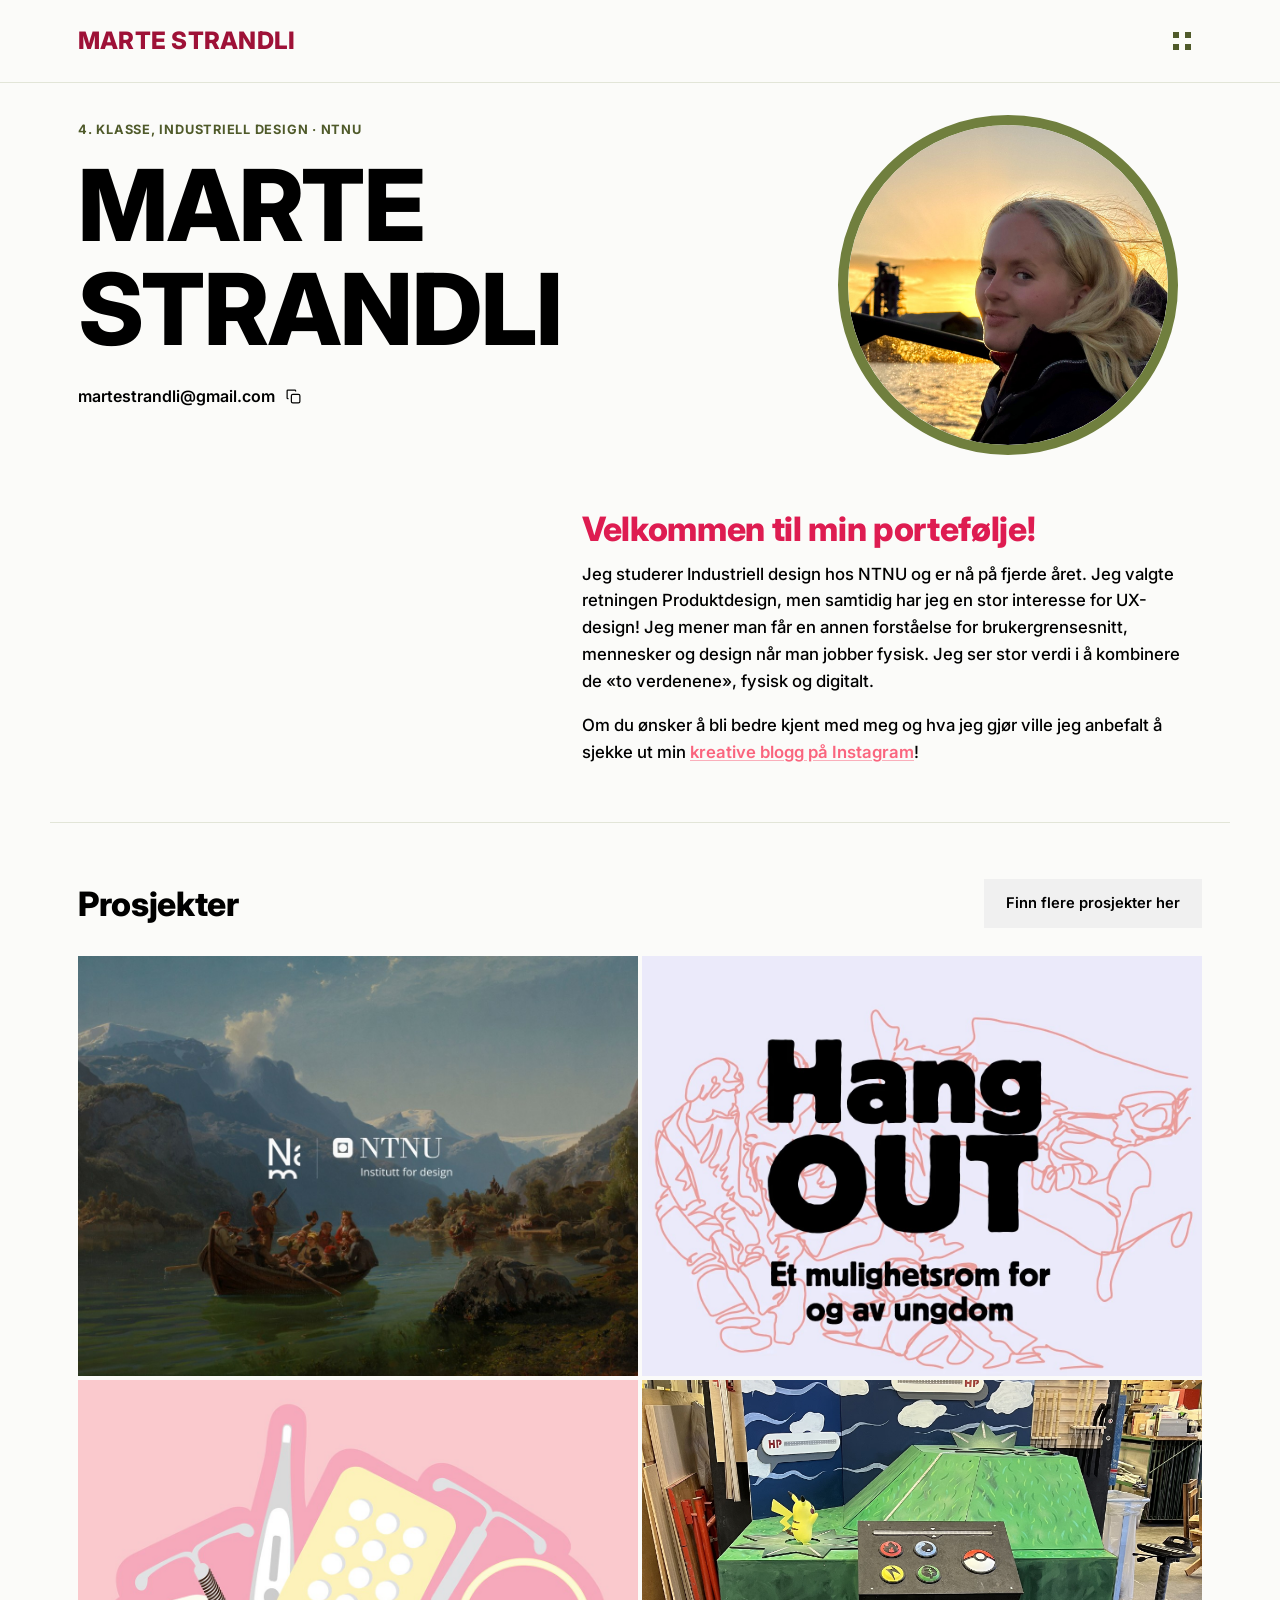
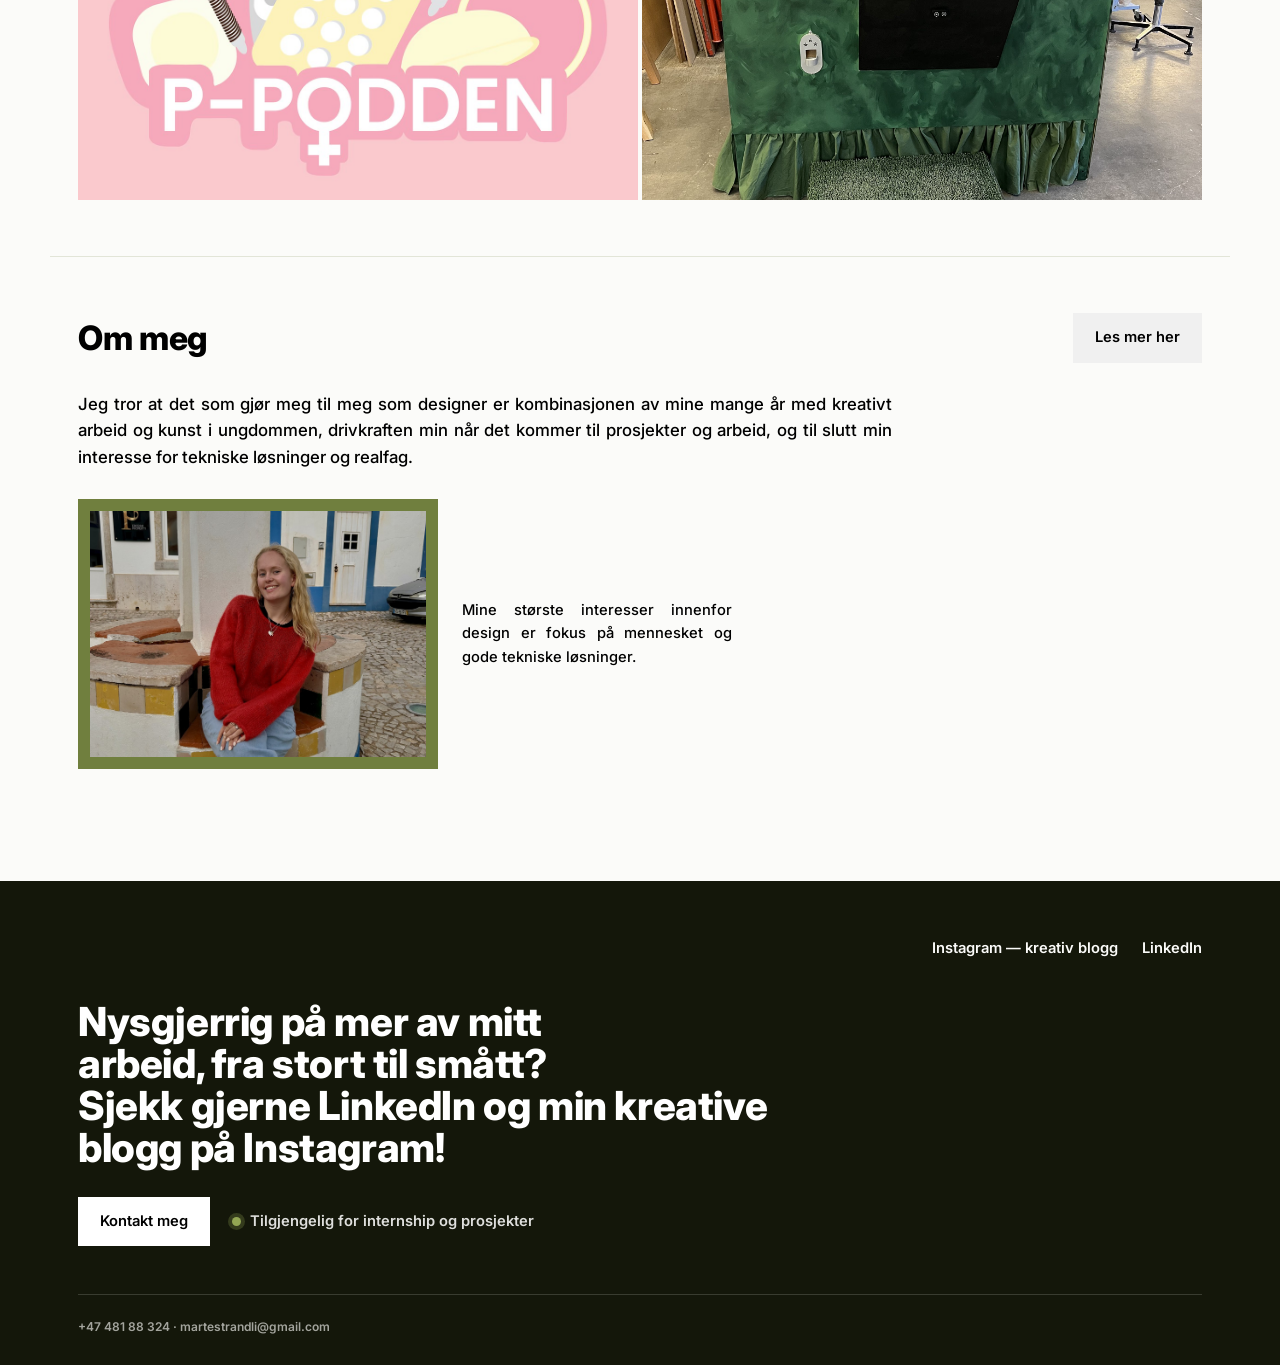
<file: index.html>
<!DOCTYPE html>
<html lang="no">
<head>
<meta charset="UTF-8">
<meta name="viewport" content="width=device-width, initial-scale=1.0">
<title>Marte Strandli — Portefølje</title>
<meta name="description" content="Marte Strandli, industridesignstudent ved NTNU (Produktdesign). Portefølje med prosjekter innen produkt- og tjenestedesign.">
<link rel="stylesheet" href="css/styles.css?v=20260902b">
<link rel="icon" type="image/png" sizes="32x32" href="images/favicon-32.png">
<link rel="icon" type="image/png" sizes="16x16" href="images/favicon-16.png">
<link rel="icon" href="images/favicon.ico">
<link rel="apple-touch-icon" sizes="180x180" href="images/apple-touch-icon.png">
</head>
<body>

<header class="site-header">
  <div class="container nav">
    <a href="index.html" class="nav-logo">MARTE STRANDLI</a>
    <button class="nav-menu-btn" aria-label="Meny" aria-expanded="false">
      <span class="dots">
        <i class="tl"></i><i class="tr"></i>
        <i class="c"></i>
        <i class="bl"></i><i class="br"></i>
      </span>
    </button>
    <ul class="nav-links">
      <li><a href="prosjekter.html">Prosjekter</a></li>
      <li><a href="om-meg.html">Om meg</a></li>
      <li><a href="kontakt.html">Kontakt</a></li>
    </ul>
  </div>
</header>

<main>

  <section class="hero container">
    <div>
      <span class="eyebrow hero-eyebrow">4. klasse, Industriell design · NTNU</span>
      <h1>Marte<br>Strandli</h1>
      <div class="email-copy-wrap hero-email">
        <button class="email-copy" data-copy-email="martestrandli@gmail.com">
          <span>martestrandli@gmail.com</span>
          <svg viewBox="0 0 24 24" fill="none" stroke="currentColor" stroke-width="1.7"><rect x="9" y="9" width="12" height="12" rx="2"/><path d="M5 15H4a1 1 0 0 1-1-1V4a1 1 0 0 1 1-1h10a1 1 0 0 1 1 1v1"/></svg>
        </button>
        <span class="copy-tooltip">Kopier</span>
      </div>
    </div>
    <figure class="media hero-avatar">
      <img src="images/profil.jpg" alt="Portrett av Marte Strandli" loading="eager">
      <div class="media-fallback">
        <svg viewBox="0 0 24 24" fill="none" stroke="currentColor" stroke-width="1.5"><circle cx="12" cy="8" r="4"/><path d="M4 21c1.5-4.5 5-6 8-6s6.5 1.5 8 6"/></svg>
        <code>images/profil.jpg</code>
      </div>
    </figure>
  </section>

  <section class="intro container">
    <div>
      <h2>Velkommen til min portefølje!</h2>
      <p>Jeg studerer Industriell design hos NTNU og er nå på fjerde året. Jeg valgte retningen Produktdesign, men samtidig har jeg en stor interesse for UX-design! Jeg mener man får en annen forståelse for brukergrensesnitt, mennesker og design når man jobber fysisk. Jeg ser stor verdi i å kombinere de «to verdenene», fysisk og digitalt.</p>
      <p>Om du ønsker å bli bedre kjent med meg og hva jeg gjør ville jeg anbefalt å sjekke ut min <a class="pink-link" href="https://instagram.com/marte.drawing/" target="_blank" rel="noopener">kreative blogg på Instagram</a>!</p>
    </div>
  </section>

  <section class="section container">
    <div class="section-head">
      <h2>Prosjekter</h2>
      <a class="btn" href="prosjekter.html">Finn flere prosjekter her</a>
    </div>
    <div class="project-grid">

      <a class="project-card" href="prosjekter/samlingen.html">
        <figure class="media">
          <img src="images/samlingen-cover.jpg" alt="Cover for prosjektet Samlingen" loading="lazy">
          <div class="media-fallback">
            <svg viewBox="0 0 24 24" fill="none" stroke="currentColor" stroke-width="1.5"><rect x="3" y="3" width="18" height="18" rx="2"/><path d="M3 15l5-5 4 4 5-6 4 5"/></svg>
            <code>images/samlingen-cover.jpg</code>
          </div>
        </figure>
        <div class="card-caption">
          <h3>Samlingen</h3>
          <span class="card-tag">Interaksjonsdesign · 2026</span>
        </div>
      </a>

      <a class="project-card" href="prosjekter/hangout.html">
        <figure class="media">
          <img src="images/hangout-cover.jpg" alt="Cover for prosjektet HangOUT" loading="lazy">
          <div class="media-fallback">
            <svg viewBox="0 0 24 24" fill="none" stroke="currentColor" stroke-width="1.5"><rect x="3" y="3" width="18" height="18" rx="2"/><path d="M3 15l5-5 4 4 5-6 4 5"/></svg>
            <code>images/hangout-cover.jpg</code>
          </div>
        </figure>
        <div class="card-caption">
          <h3>HangOUT</h3>
          <span class="card-tag">Tjenestedesign · 2025</span>
        </div>
      </a>

      <a class="project-card" href="prosjekter/p-podden.html">
        <figure class="media">
          <img src="images/p-podden-cover.jpg" alt="Cover for prosjektet P-Podden" loading="lazy">
          <div class="media-fallback">
            <svg viewBox="0 0 24 24" fill="none" stroke="currentColor" stroke-width="1.5"><rect x="3" y="3" width="18" height="18" rx="2"/><path d="M3 15l5-5 4 4 5-6 4 5"/></svg>
            <code>images/p-podden-cover.jpg</code>
          </div>
        </figure>
        <div class="card-caption">
          <h3>P-Podden</h3>
          <span class="card-tag">Tjenestedesign · 2024</span>
        </div>
      </a>

      <a class="project-card" href="prosjekter/pokemon.html">
        <figure class="media">
          <img src="images/pokemon-cover.jpg" alt="Cover for prosjektet Pokemon Arcade spill" loading="lazy">
          <div class="media-fallback">
            <svg viewBox="0 0 24 24" fill="none" stroke="currentColor" stroke-width="1.5"><rect x="3" y="3" width="18" height="18" rx="2"/><path d="M3 15l5-5 4 4 5-6 4 5"/></svg>
            <code>images/pokemon-cover.jpg</code>
          </div>
        </figure>
        <div class="card-caption">
          <h3>Pokemon Arcade spill</h3>
          <span class="card-tag">Produktdesign/utvikling · 2025</span>
        </div>
      </a>

    </div>
  </section>

  <section class="section section-justify container" style="border-top: 1px solid var(--line);">
    <div class="section-head">
      <h2>Om meg</h2>
      <a class="btn" href="om-meg.html">Les mer her</a>
    </div>
    <p>Jeg tror at det som gjør meg til meg som designer er kombinasjonen av mine mange år med kreativt arbeid og kunst i ungdommen, drivkraften min når det kommer til prosjekter og arbeid, og til slutt min interesse for tekniske løsninger og realfag.</p>
    <div class="photo-frame" style="margin-top: 28px;">
      <figure class="media" style="--ar: 4/3;">
        <img src="images/om-meg.jpg" alt="Marte" loading="lazy">
        <div class="media-fallback">
          <svg viewBox="0 0 24 24" fill="none" stroke="currentColor" stroke-width="1.5"><rect x="3" y="3" width="18" height="18" rx="2"/><path d="M3 15l5-5 4 4 5-6 4 5"/></svg>
          <code>images/om-meg.jpg</code>
        </div>
      </figure>
      <p class="caption">Mine største interesser innenfor design er fokus på mennesket og gode tekniske løsninger.</p>
    </div>
  </section>

</main>

<footer class="site-footer">
  <div class="container">
    <div class="footer-links">
      <a href="https://instagram.com/marte.drawing/" target="_blank" rel="noopener">Instagram — kreativ blogg</a>
      <a href="https://www.linkedin.com/in/marte-strandli-75b843299/" target="_blank" rel="noopener">LinkedIn</a>
    </div>
    <h2 class="footer-heading">Nysgjerrig på mer av mitt arbeid, fra stort til smått?<br>Sjekk gjerne LinkedIn og min kreative blogg på Instagram!</h2>
    <div class="footer-cta">
      <a class="btn btn-on-dark" href="kontakt.html">Kontakt meg</a>
      <span class="footer-status"><span class="dot"></span>Tilgjengelig for internship og prosjekter</span>
    </div>
    <div class="footer-bottom">
      <span>+47 481 88 324 · martestrandli@gmail.com</span>
    </div>
  </div>
</footer>

<script src="js/main.js?v=20260826f"></script>
</body>
</html>
</file>
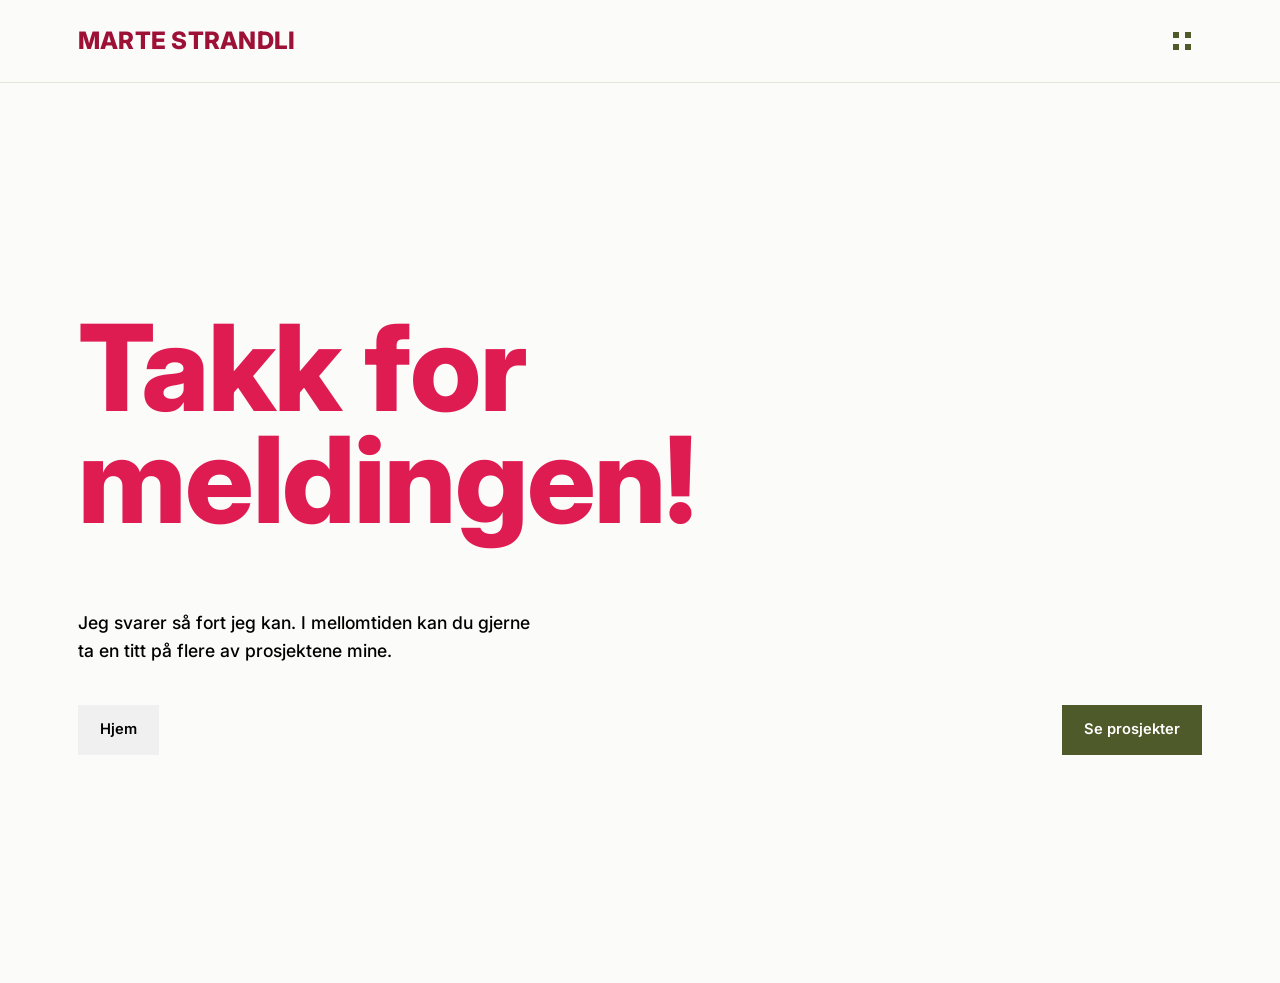
<file: kontakt-takk.html>
<!DOCTYPE html>
<html lang="no">
<head>
<meta charset="UTF-8">
<meta name="viewport" content="width=device-width, initial-scale=1.0">
<title>Takk for meldingen — Marte Strandli</title>
<meta name="description" content="Takk for meldingen din.">
<link rel="stylesheet" href="css/styles.css?v=20260902b">
<link rel="icon" type="image/png" sizes="32x32" href="images/favicon-32.png">
<link rel="icon" type="image/png" sizes="16x16" href="images/favicon-16.png">
<link rel="icon" href="images/favicon.ico">
<link rel="apple-touch-icon" sizes="180x180" href="images/apple-touch-icon.png">
</head>
<body>

<header class="site-header">
  <div class="container nav">
    <a href="index.html" class="nav-logo">MARTE STRANDLI</a>
    <button class="nav-menu-btn" aria-label="Meny" aria-expanded="false">
      <span class="dots">
        <i class="tl"></i><i class="tr"></i>
        <i class="c"></i>
        <i class="bl"></i><i class="br"></i>
      </span>
    </button>
    <ul class="nav-links">
      <li><a href="prosjekter.html">Prosjekter</a></li>
      <li><a href="om-meg.html">Om meg</a></li>
      <li><a href="kontakt.html">Kontakt</a></li>
    </ul>
  </div>
</header>

<main>
  <section class="notfound">
    <h1 style="text-transform:none; color: var(--pink);">Takk for<br>meldingen!</h1>
    <p style="max-width: 42ch; font-size: 1.1rem; margin-bottom: 40px;">Jeg svarer så fort jeg kan. I mellomtiden kan du gjerne ta en titt på flere av prosjektene mine.</p>
    <div class="notfound-bottom">
      <a class="btn" href="index.html">Hjem</a>
      <a class="btn btn-dark" href="prosjekter.html">Se prosjekter</a>
    </div>
  </section>
</main>

<script src="js/main.js?v=20260826f"></script>
</body>
</html>
</file>
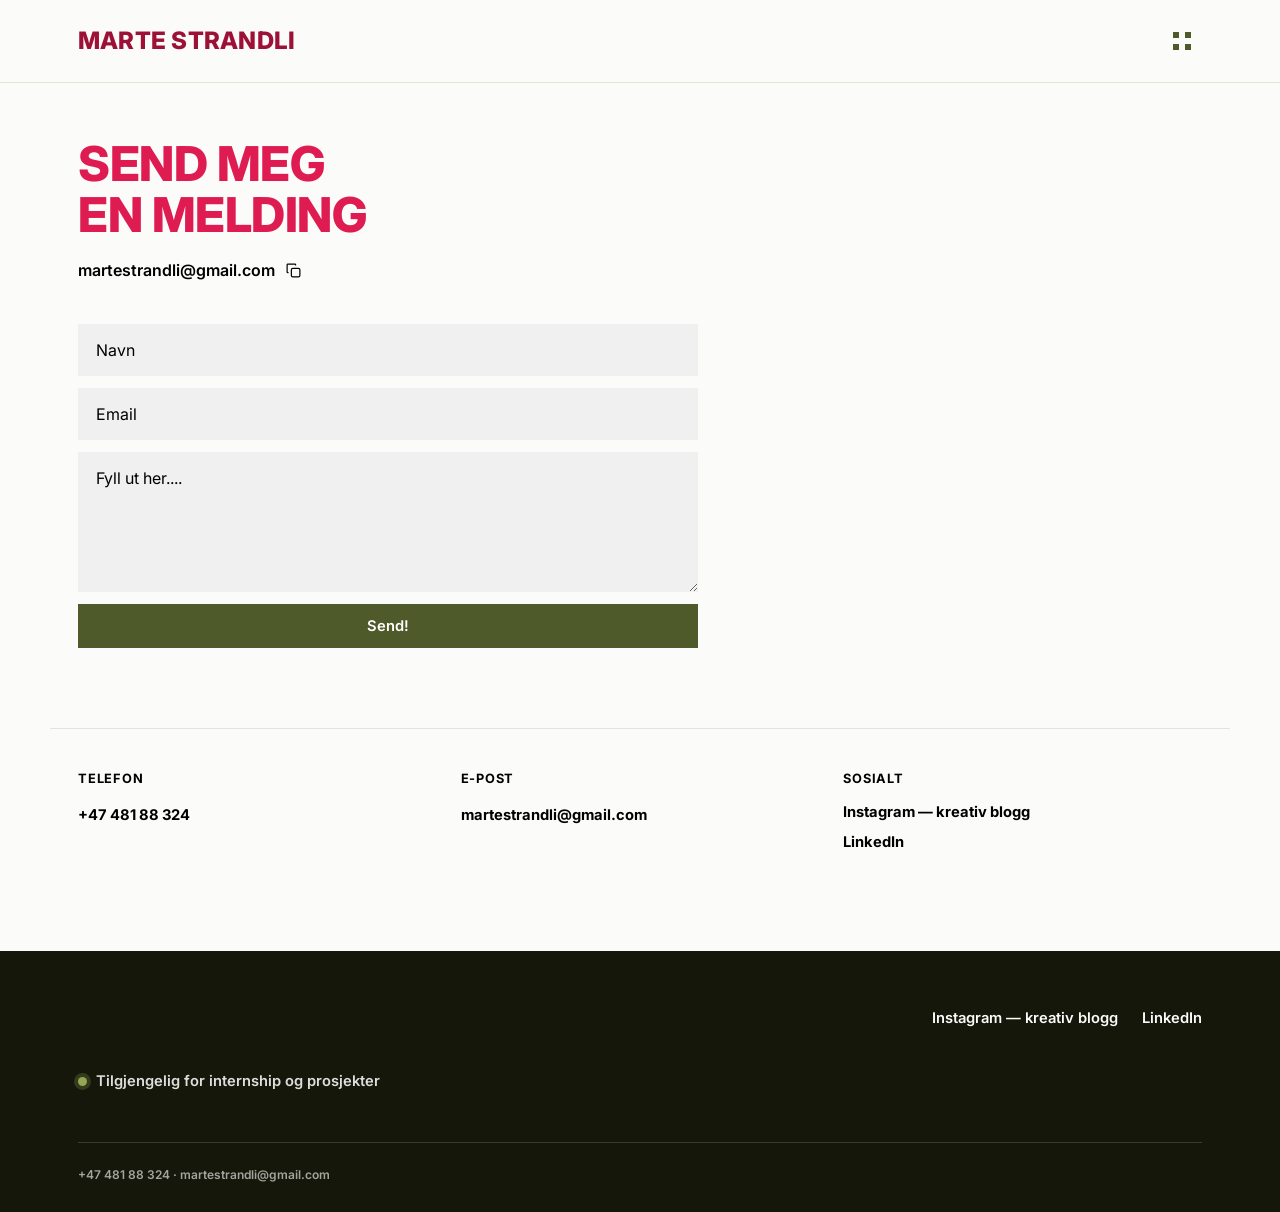
<file: kontakt.html>
<!DOCTYPE html>
<html lang="no">
<head>
<meta charset="UTF-8">
<meta name="viewport" content="width=device-width, initial-scale=1.0">
<title>Kontakt — Marte Strandli</title>
<meta name="description" content="Ta kontakt med Marte Strandli for internship eller samarbeid innen produkt- og interaksjonsdesign.">
<link rel="stylesheet" href="css/styles.css?v=20260902b">
<link rel="icon" type="image/png" sizes="32x32" href="images/favicon-32.png">
<link rel="icon" type="image/png" sizes="16x16" href="images/favicon-16.png">
<link rel="icon" href="images/favicon.ico">
<link rel="apple-touch-icon" sizes="180x180" href="images/apple-touch-icon.png">
</head>
<body>

<header class="site-header">
  <div class="container nav">
    <a href="index.html" class="nav-logo">MARTE STRANDLI</a>
    <button class="nav-menu-btn" aria-label="Meny" aria-expanded="false">
      <span class="dots">
        <i class="tl"></i><i class="tr"></i>
        <i class="c"></i>
        <i class="bl"></i><i class="br"></i>
      </span>
    </button>
    <ul class="nav-links">
      <li><a href="prosjekter.html">Prosjekter</a></li>
      <li><a href="om-meg.html">Om meg</a></li>
      <li><a href="kontakt.html" aria-current="page">Kontakt</a></li>
    </ul>
  </div>
</header>

<main>

  <section class="contact-hero hero-pink container">
    <h1>Send meg<br>en melding</h1>
    <div class="email-copy-wrap">
      <button class="email-copy" data-copy-email="martestrandli@gmail.com">
        <span>martestrandli@gmail.com</span>
        <svg viewBox="0 0 24 24" fill="none" stroke="currentColor" stroke-width="1.7"><rect x="9" y="9" width="12" height="12" rx="2"/><path d="M5 15H4a1 1 0 0 1-1-1V4a1 1 0 0 1 1-1h10a1 1 0 0 1 1 1v1"/></svg>
      </button>
      <span class="copy-tooltip">Kopier</span>
    </div>

    <!--
      Dette skjemaet er satt opp for Netlify Forms. Det virker automatisk
      så snart siden er publisert på Netlify — du trenger ikke noe eget
      "backend". Se README.md for hvordan du kobler til Netlify.
      Hvis du hoster et annet sted enn Netlify, må skjemaet kobles til en
      annen tjeneste (f.eks. Formspree) — spør Claude når du er klar for det.
    -->
    <form class="contact-form" name="kontakt" method="POST" action="https://formspree.io/f/mzebegva">
      <input type="hidden" name="_next" value="https://martestrandli.no/kontakt-takk.html">
      <input type="hidden" name="_subject" value="Ny melding fra martestrandli.no">
      <input type="text" name="navn" placeholder="Navn" required>
      <input type="email" name="epost" placeholder="Email" required>
      <textarea name="melding" placeholder="Fyll ut her...." required></textarea>
      <button class="btn btn-dark btn-block" type="submit">Send!</button>
</form>
  </section>

  <section class="contact-details container">
    <div class="contact-detail">
      <span class="eyebrow">Telefon</span>
      <a href="tel:+4748188324">+47 481 88 324</a>
    </div>
    <div class="contact-detail">
      <span class="eyebrow">E-post</span>
      <a href="mailto:martestrandli@gmail.com">martestrandli@gmail.com</a>
    </div>
    <div class="contact-detail">
      <span class="eyebrow">Sosialt</span>
      <div style="display:flex; flex-direction:column; gap:6px;">
        <a href="https://instagram.com/marte.drawing/" target="_blank" rel="noopener">Instagram — kreativ blogg</a>
        <a href="https://www.linkedin.com/in/marte-strandli-75b843299/" target="_blank" rel="noopener">LinkedIn</a>
      </div>
    </div>
  </section>

</main>

<footer class="site-footer">
  <div class="container">
    <div class="footer-links">
      <a href="https://instagram.com/marte.drawing/" target="_blank" rel="noopener">Instagram — kreativ blogg</a>
      <a href="https://www.linkedin.com/in/marte-strandli-75b843299/" target="_blank" rel="noopener">LinkedIn</a>
    </div>
    <div class="footer-cta" style="margin-top:0;">
      <span class="footer-status"><span class="dot"></span>Tilgjengelig for internship og prosjekter</span>
    </div>
    <div class="footer-bottom">
      <span>+47 481 88 324 · martestrandli@gmail.com</span>
    </div>
  </div>
</footer>

<script src="js/main.js?v=20260826f"></script>
</body>
</html>
</file>
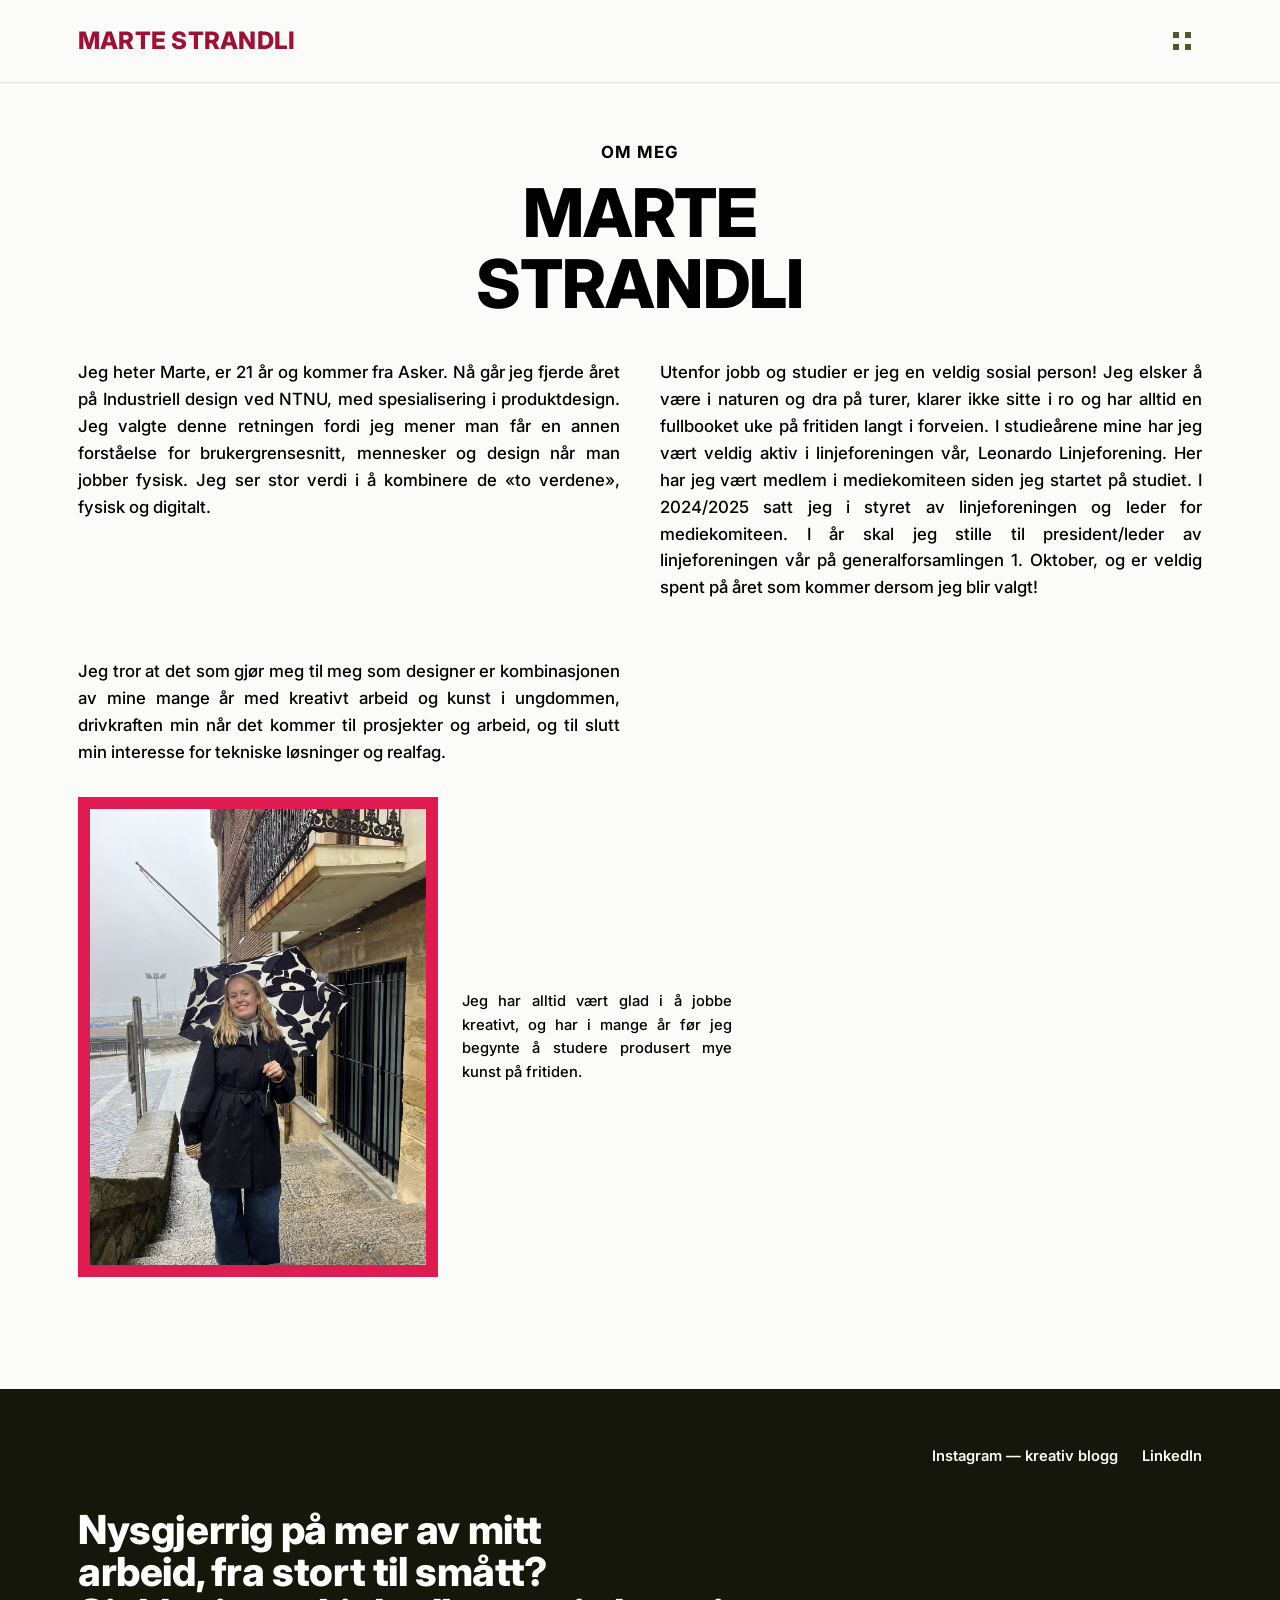
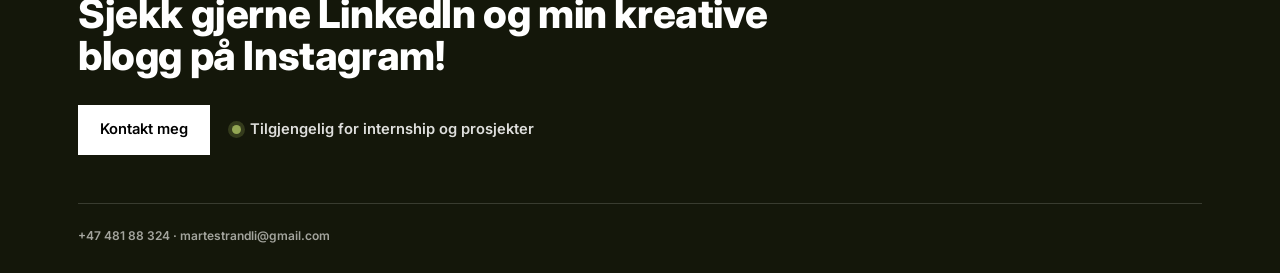
<file: om-meg.html>
<!DOCTYPE html>
<html lang="no">
<head>
<meta charset="UTF-8">
<meta name="viewport" content="width=device-width, initial-scale=1.0">
<title>Om meg — Marte Strandli</title>
<meta name="description" content="Om Marte Strandli — industridesignstudent ved NTNU med spesialisering i produktdesign.">
<link rel="stylesheet" href="css/styles.css?v=20260902b">
<link rel="icon" type="image/png" sizes="32x32" href="images/favicon-32.png">
<link rel="icon" type="image/png" sizes="16x16" href="images/favicon-16.png">
<link rel="icon" href="images/favicon.ico">
<link rel="apple-touch-icon" sizes="180x180" href="images/apple-touch-icon.png">
</head>
<body>

<header class="site-header">
  <div class="container nav">
    <a href="index.html" class="nav-logo">MARTE STRANDLI</a>
    <button class="nav-menu-btn" aria-label="Meny" aria-expanded="false">
      <span class="dots">
        <i class="tl"></i><i class="tr"></i>
        <i class="c"></i>
        <i class="bl"></i><i class="br"></i>
      </span>
    </button>
    <ul class="nav-links">
      <li><a href="prosjekter.html">Prosjekter</a></li>
      <li><a href="om-meg.html" aria-current="page">Om meg</a></li>
      <li><a href="kontakt.html">Kontakt</a></li>
    </ul>
  </div>
</header>

<main>

  <section class="om-hero container">
    <span class="eyebrow">Om meg</span>
    <h1>Marte<br>Strandli</h1>
  </section>

  <section class="section container om-body" style="padding-top: 8px;">
    <div class="om-bio-grid">
      <p>Jeg heter Marte, er 21 år og kommer fra Asker. Nå går jeg fjerde året på Industriell design ved NTNU, med spesialisering i produktdesign. Jeg valgte denne retningen fordi jeg mener man får en annen forståelse for brukergrensesnitt, mennesker og design når man jobber fysisk. Jeg ser stor verdi i å kombinere de «to verdene», fysisk og digitalt.</p>
      <p>Utenfor jobb og studier er jeg en veldig sosial person! Jeg elsker å være i naturen og dra på turer, klarer ikke sitte i ro og har alltid en fullbooket uke på fritiden langt i forveien. I studieårene mine har jeg vært veldig aktiv i linjeforeningen vår, Leonardo Linjeforening. Her har jeg vært medlem i mediekomiteen siden jeg startet på studiet. I 2024/2025 satt jeg i styret av linjeforeningen og leder for mediekomiteen. I år skal jeg stille til president/leder av linjeforeningen vår på generalforsamlingen 1. Oktober, og er veldig spent på året som kommer dersom jeg blir valgt!</p>
      <p>Jeg tror at det som gjør meg til meg som designer er kombinasjonen av mine mange år med kreativt arbeid og kunst i ungdommen, drivkraften min når det kommer til prosjekter og arbeid, og til slutt min interesse for tekniske løsninger og realfag.</p>
    </div>

    <div class="photo-frame frame-pink" style="margin-top: 32px;">
      <figure class="media" style="--ar: 3/4;">
        <img src="images/om-meg-palett.jpg" alt="Marte" loading="lazy">
        <div class="media-fallback">
          <svg viewBox="0 0 24 24" fill="none" stroke="currentColor" stroke-width="1.5"><rect x="3" y="3" width="18" height="18" rx="2"/><path d="M3 15l5-5 4 4 5-6 4 5"/></svg>
          <code>images/om-meg-palett.jpg</code>
        </div>
      </figure>
      <p class="caption">Jeg har alltid vært glad i å jobbe kreativt, og har i mange år før jeg begynte å studere produsert mye kunst på fritiden.</p>
    </div>
  </section>


</main>

<footer class="site-footer">
  <div class="container">
    <div class="footer-links">
      <a href="https://instagram.com/marte.drawing/" target="_blank" rel="noopener">Instagram — kreativ blogg</a>
      <a href="https://www.linkedin.com/in/marte-strandli-75b843299/" target="_blank" rel="noopener">LinkedIn</a>
    </div>
    <h2 class="footer-heading">Nysgjerrig på mer av mitt arbeid, fra stort til smått?<br>Sjekk gjerne LinkedIn og min kreative blogg på Instagram!</h2>
    <div class="footer-cta">
      <a class="btn btn-on-dark" href="kontakt.html">Kontakt meg</a>
      <span class="footer-status"><span class="dot"></span>Tilgjengelig for internship og prosjekter</span>
    </div>
    <div class="footer-bottom">
      <span>+47 481 88 324 · martestrandli@gmail.com</span>
    </div>
  </div>
</footer>

<script src="js/main.js?v=20260826f"></script>
</body>
</html>
</file>
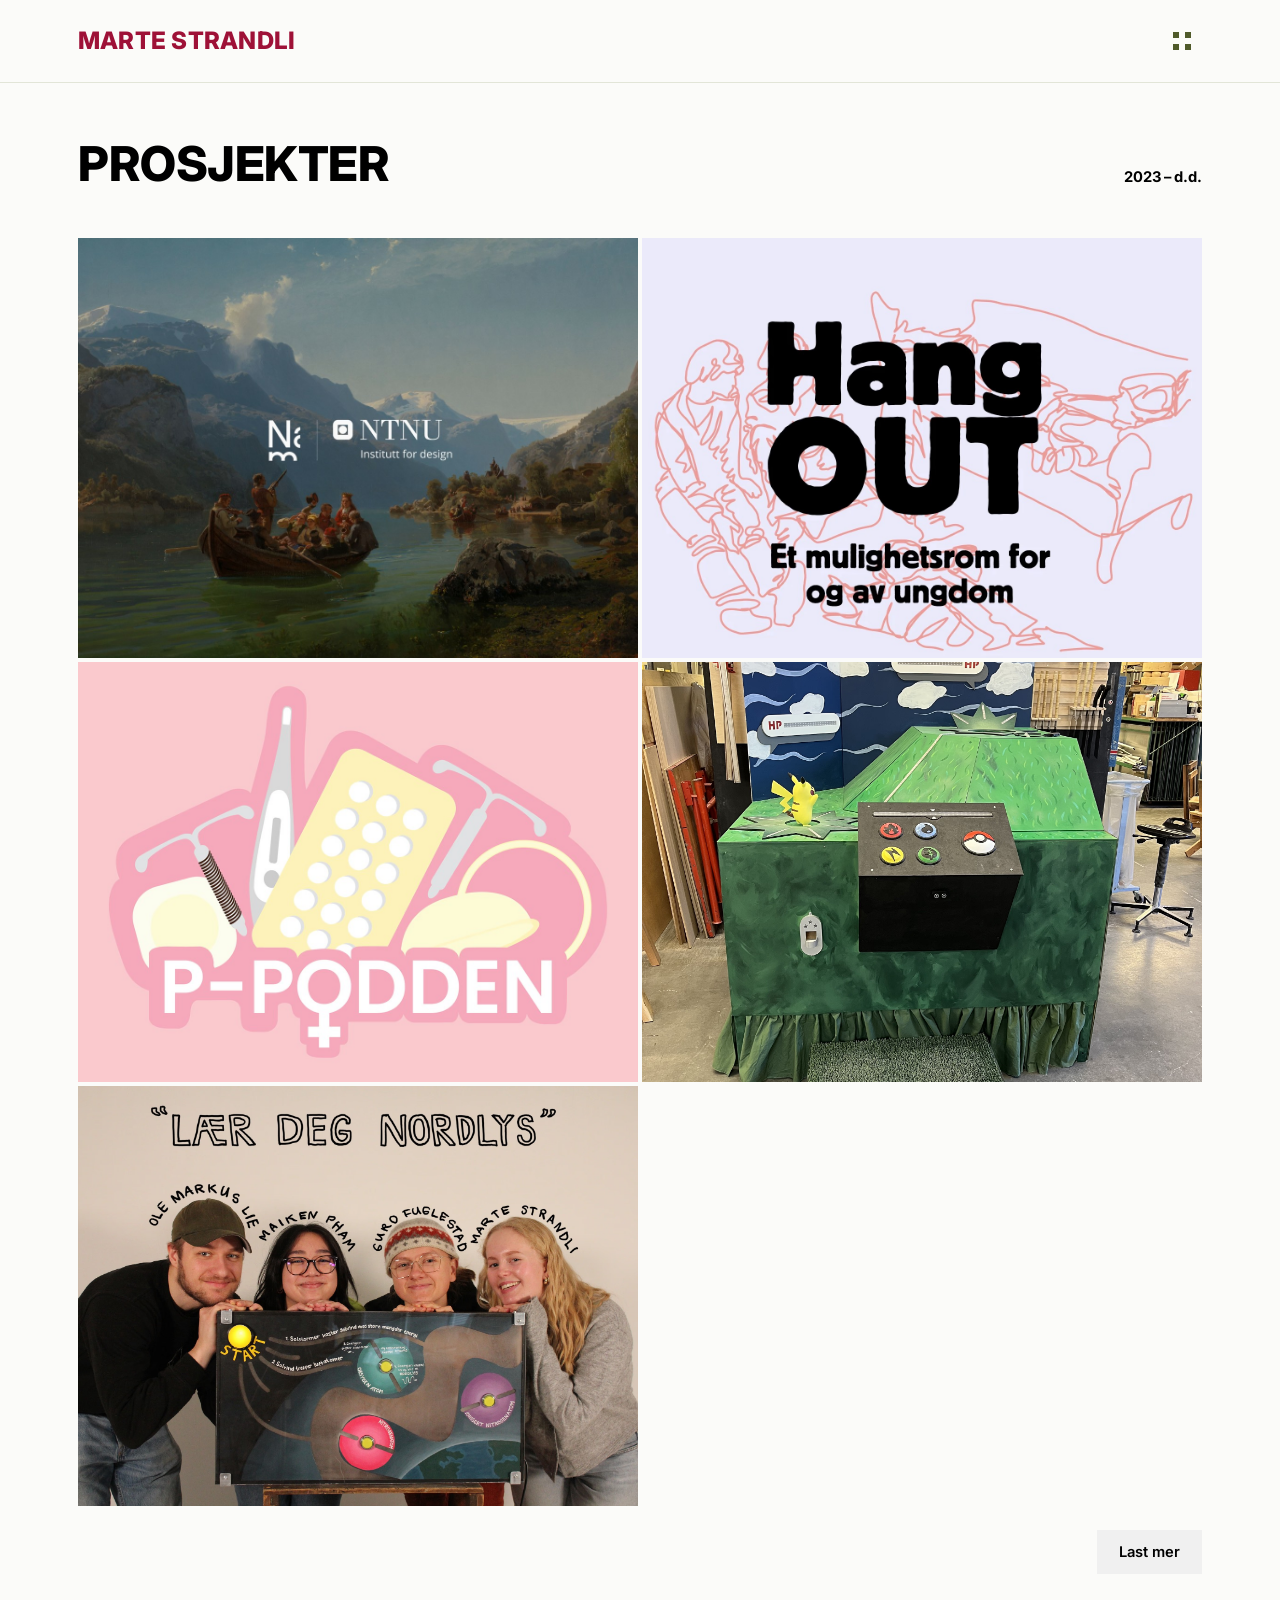
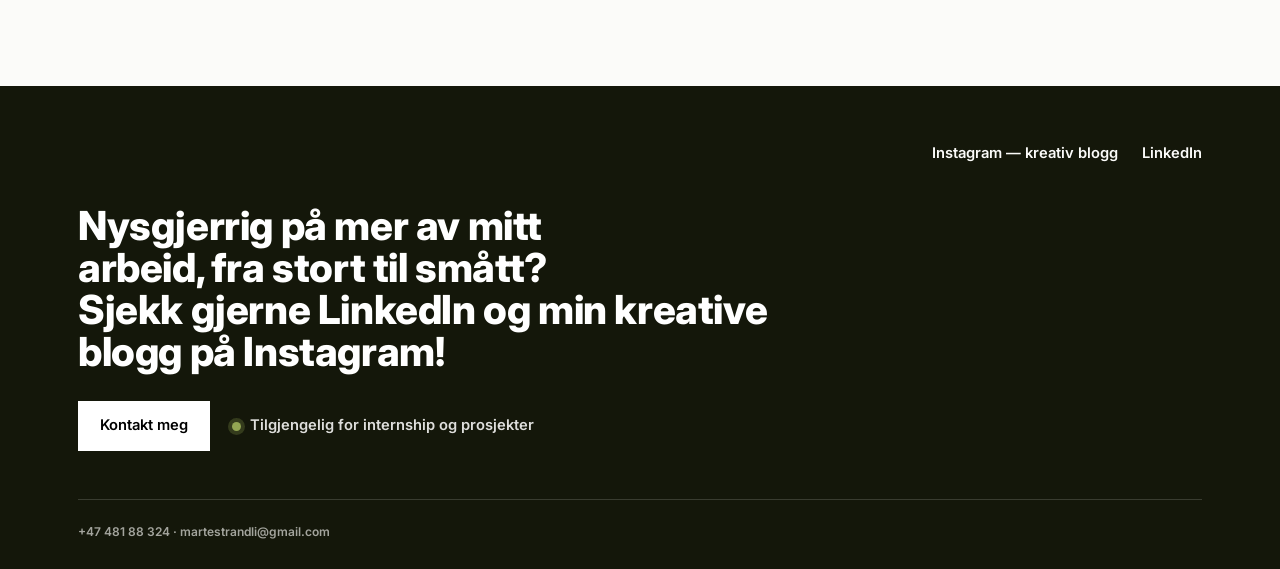
<file: prosjekter.html>
<!DOCTYPE html>
<html lang="no">
<head>
<meta charset="UTF-8">
<meta name="viewport" content="width=device-width, initial-scale=1.0">
<title>Prosjekter — Marte Strandli</title>
<meta name="description" content="Utvalgte prosjekter av Marte Strandli innen produkt- og tjenestedesign.">
<link rel="stylesheet" href="css/styles.css?v=20260902b">
<link rel="icon" type="image/png" sizes="32x32" href="images/favicon-32.png">
<link rel="icon" type="image/png" sizes="16x16" href="images/favicon-16.png">
<link rel="icon" href="images/favicon.ico">
<link rel="apple-touch-icon" sizes="180x180" href="images/apple-touch-icon.png">
</head>
<body>

<header class="site-header">
  <div class="container nav">
    <a href="index.html" class="nav-logo">MARTE STRANDLI</a>
    <button class="nav-menu-btn" aria-label="Meny" aria-expanded="false">
      <span class="dots">
        <i class="tl"></i><i class="tr"></i>
        <i class="c"></i>
        <i class="bl"></i><i class="br"></i>
      </span>
    </button>
    <ul class="nav-links">
      <li><a href="prosjekter.html" aria-current="page">Prosjekter</a></li>
      <li><a href="om-meg.html">Om meg</a></li>
      <li><a href="kontakt.html">Kontakt</a></li>
    </ul>
  </div>
</header>

<main>

  <section class="contact-hero container">
    <div class="hero-heading-row">
      <h1 style="text-transform: uppercase;">Prosjekter</h1>
      <span class="meta">2023 – d.d.</span>
    </div>
  </section>

  <section class="section container" style="padding-top: 8px;">
    <div class="project-grid">

      <a class="project-card" href="prosjekter/samlingen.html">
        <figure class="media">
          <img src="images/samlingen-cover.jpg" alt="Cover for prosjektet Samlingen" loading="lazy">
          <div class="media-fallback">
            <svg viewBox="0 0 24 24" fill="none" stroke="currentColor" stroke-width="1.5"><rect x="3" y="3" width="18" height="18" rx="2"/><path d="M3 15l5-5 4 4 5-6 4 5"/></svg>
            <code>images/samlingen-cover.jpg</code>
          </div>
        </figure>
        <div class="card-caption">
          <h3>Samlingen</h3>
          <span class="card-tag">Interaksjonsdesign · 2026</span>
        </div>
      </a>

      <a class="project-card" href="prosjekter/hangout.html">
        <figure class="media">
          <img src="images/hangout-cover.jpg" alt="Cover for prosjektet HangOUT" loading="lazy">
          <div class="media-fallback">
            <svg viewBox="0 0 24 24" fill="none" stroke="currentColor" stroke-width="1.5"><rect x="3" y="3" width="18" height="18" rx="2"/><path d="M3 15l5-5 4 4 5-6 4 5"/></svg>
            <code>images/hangout-cover.jpg</code>
          </div>
        </figure>
        <div class="card-caption">
          <h3>HangOUT</h3>
          <span class="card-tag">Tjenestedesign · 2025</span>
        </div>
      </a>

      <a class="project-card" href="prosjekter/p-podden.html">
        <figure class="media">
          <img src="images/p-podden-cover.jpg" alt="Cover for prosjektet P-Podden" loading="lazy">
          <div class="media-fallback">
            <svg viewBox="0 0 24 24" fill="none" stroke="currentColor" stroke-width="1.5"><rect x="3" y="3" width="18" height="18" rx="2"/><path d="M3 15l5-5 4 4 5-6 4 5"/></svg>
            <code>images/p-podden-cover.jpg</code>
          </div>
        </figure>
        <div class="card-caption">
          <h3>P-Podden</h3>
          <span class="card-tag">Tjenestedesign · 2024</span>
        </div>
      </a>

      <a class="project-card" href="prosjekter/pokemon.html">
        <figure class="media">
          <img src="images/pokemon-cover.jpg" alt="Cover for prosjektet Pokemon Arcade spill" loading="lazy">
          <div class="media-fallback">
            <svg viewBox="0 0 24 24" fill="none" stroke="currentColor" stroke-width="1.5"><rect x="3" y="3" width="18" height="18" rx="2"/><path d="M3 15l5-5 4 4 5-6 4 5"/></svg>
            <code>images/pokemon-cover.jpg</code>
          </div>
        </figure>
        <div class="card-caption">
          <h3>Pokemon Arcade spill</h3>
          <span class="card-tag">Produktdesign/utvikling · 2025</span>
        </div>
      </a>

      <a class="project-card" href="prosjekter/nordlys.html">
        <figure class="media">
          <img src="images/nordlys-cover.jpg" alt="Cover for prosjektet Lær deg nordlys" loading="lazy">
          <div class="media-fallback">
            <svg viewBox="0 0 24 24" fill="none" stroke="currentColor" stroke-width="1.5"><rect x="3" y="3" width="18" height="18" rx="2"/><path d="M3 15l5-5 4 4 5-6 4 5"/></svg>
            <code>images/nordlys-cover.jpg</code>
          </div>
        </figure>
        <div class="card-caption">
          <h3>Lær deg nordlys</h3>
          <span class="card-tag">Elektronikk/prototyping · 2025</span>
        </div>
      </a>

    </div>
    <div style="display:flex; justify-content:flex-end; margin-top: 24px;">
      <button class="btn" id="load-more" type="button">Last mer</button>
      <div class="coming-soon-box" id="coming-soon-box">
        <span class="eyebrow">Kommende prosjekt</span>
        <p>Akkurat nå jobber jeg med et systemdesignprosjekt i samarbeid med Trondheim kommune, Climagen og Nyhavnasatsingen!</p>
      </div>
    </div>
  </section>

</main>

<footer class="site-footer">
  <div class="container">
    <div class="footer-links">
      <a href="https://instagram.com/marte.drawing/" target="_blank" rel="noopener">Instagram — kreativ blogg</a>
      <a href="https://www.linkedin.com/in/marte-strandli-75b843299/" target="_blank" rel="noopener">LinkedIn</a>
    </div>
    <h2 class="footer-heading">Nysgjerrig på mer av mitt arbeid, fra stort til smått?<br>Sjekk gjerne LinkedIn og min kreative blogg på Instagram!</h2>
    <div class="footer-cta">
      <a class="btn btn-on-dark" href="kontakt.html">Kontakt meg</a>
      <span class="footer-status"><span class="dot"></span>Tilgjengelig for internship og prosjekter</span>
    </div>
    <div class="footer-bottom">
      <span>+47 481 88 324 · martestrandli@gmail.com</span>
    </div>
  </div>
</footer>

<script src="js/main.js?v=20260826f"></script>
<script>
  // "Last mer"-knappen er klar for når du legger til flere prosjekter enn de fem du har nå.
  // Foreløpig viser den en boks med informasjon om det kommende prosjektet i stedet.
  document.getElementById('load-more').addEventListener('click', function () {
    this.style.display = 'none';
    document.getElementById('coming-soon-box').classList.add('is-visible');
  });
</script>
</body>
</html>
</file>
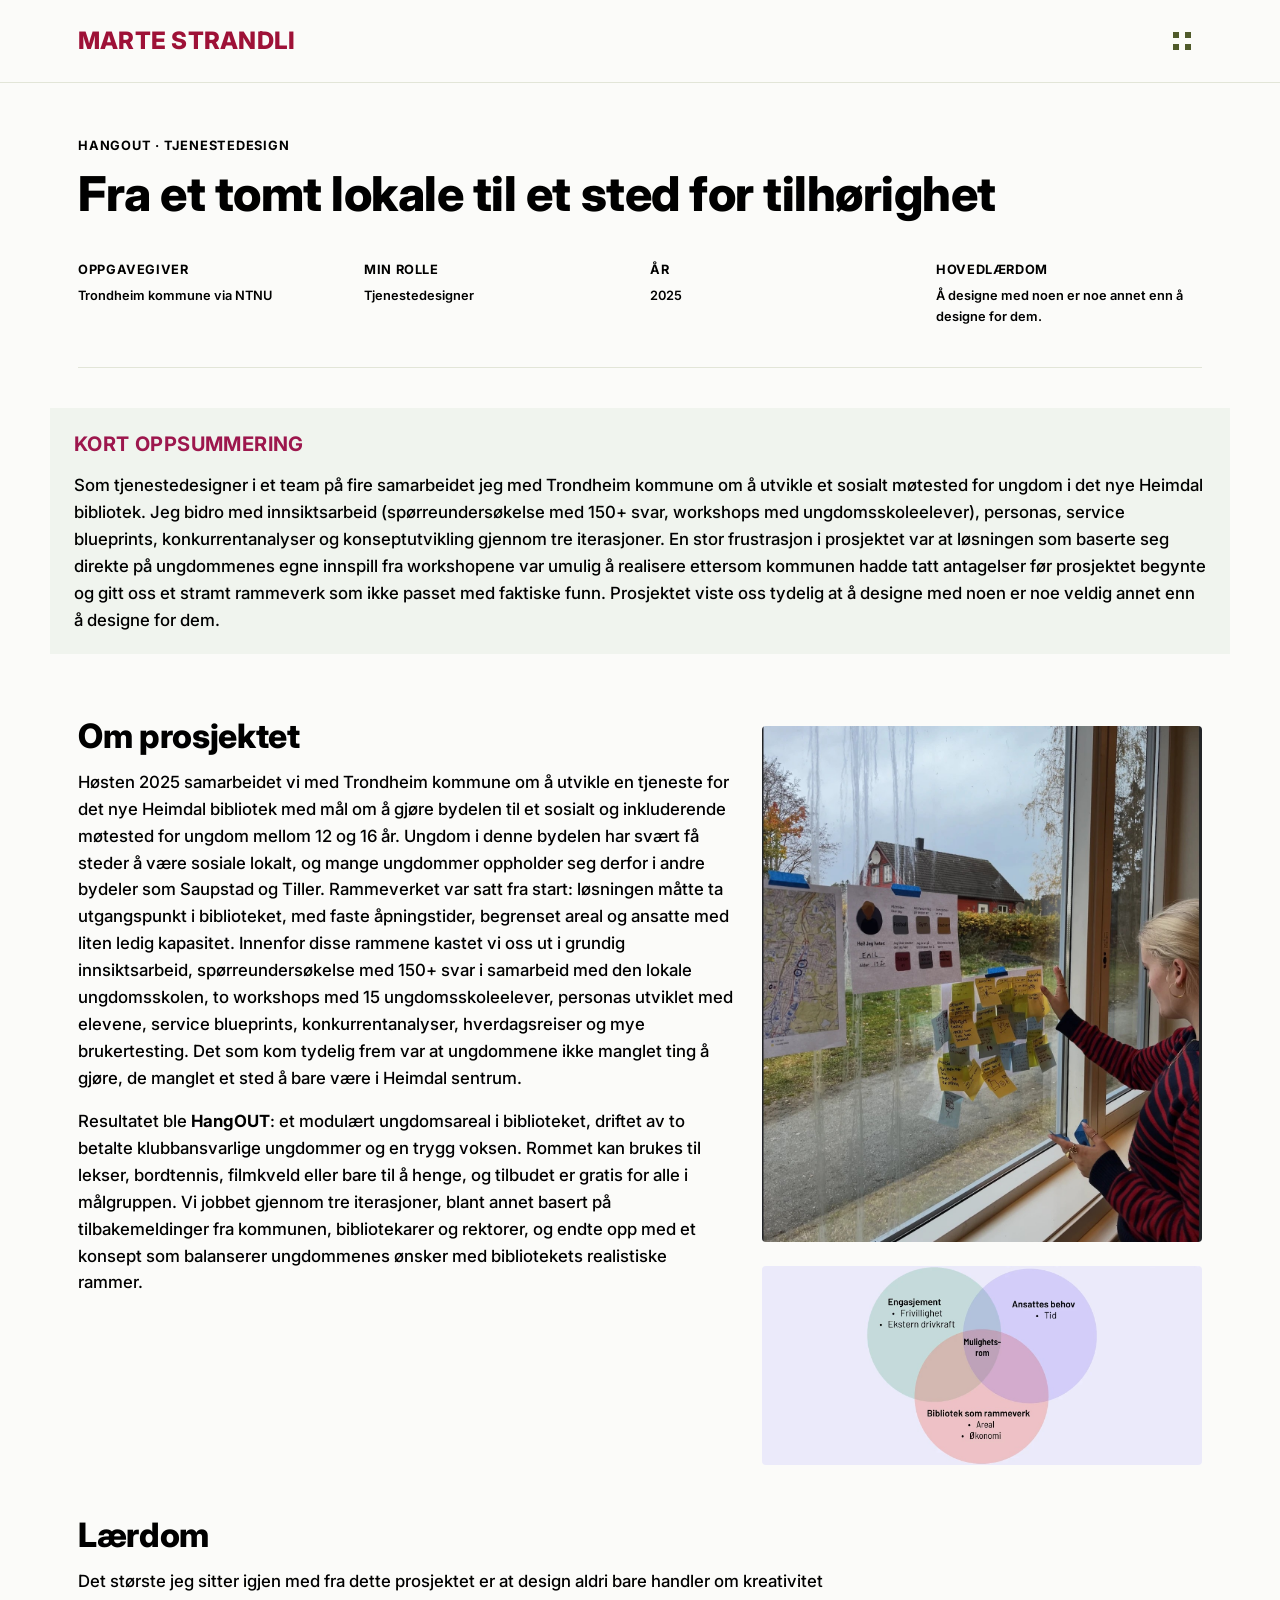
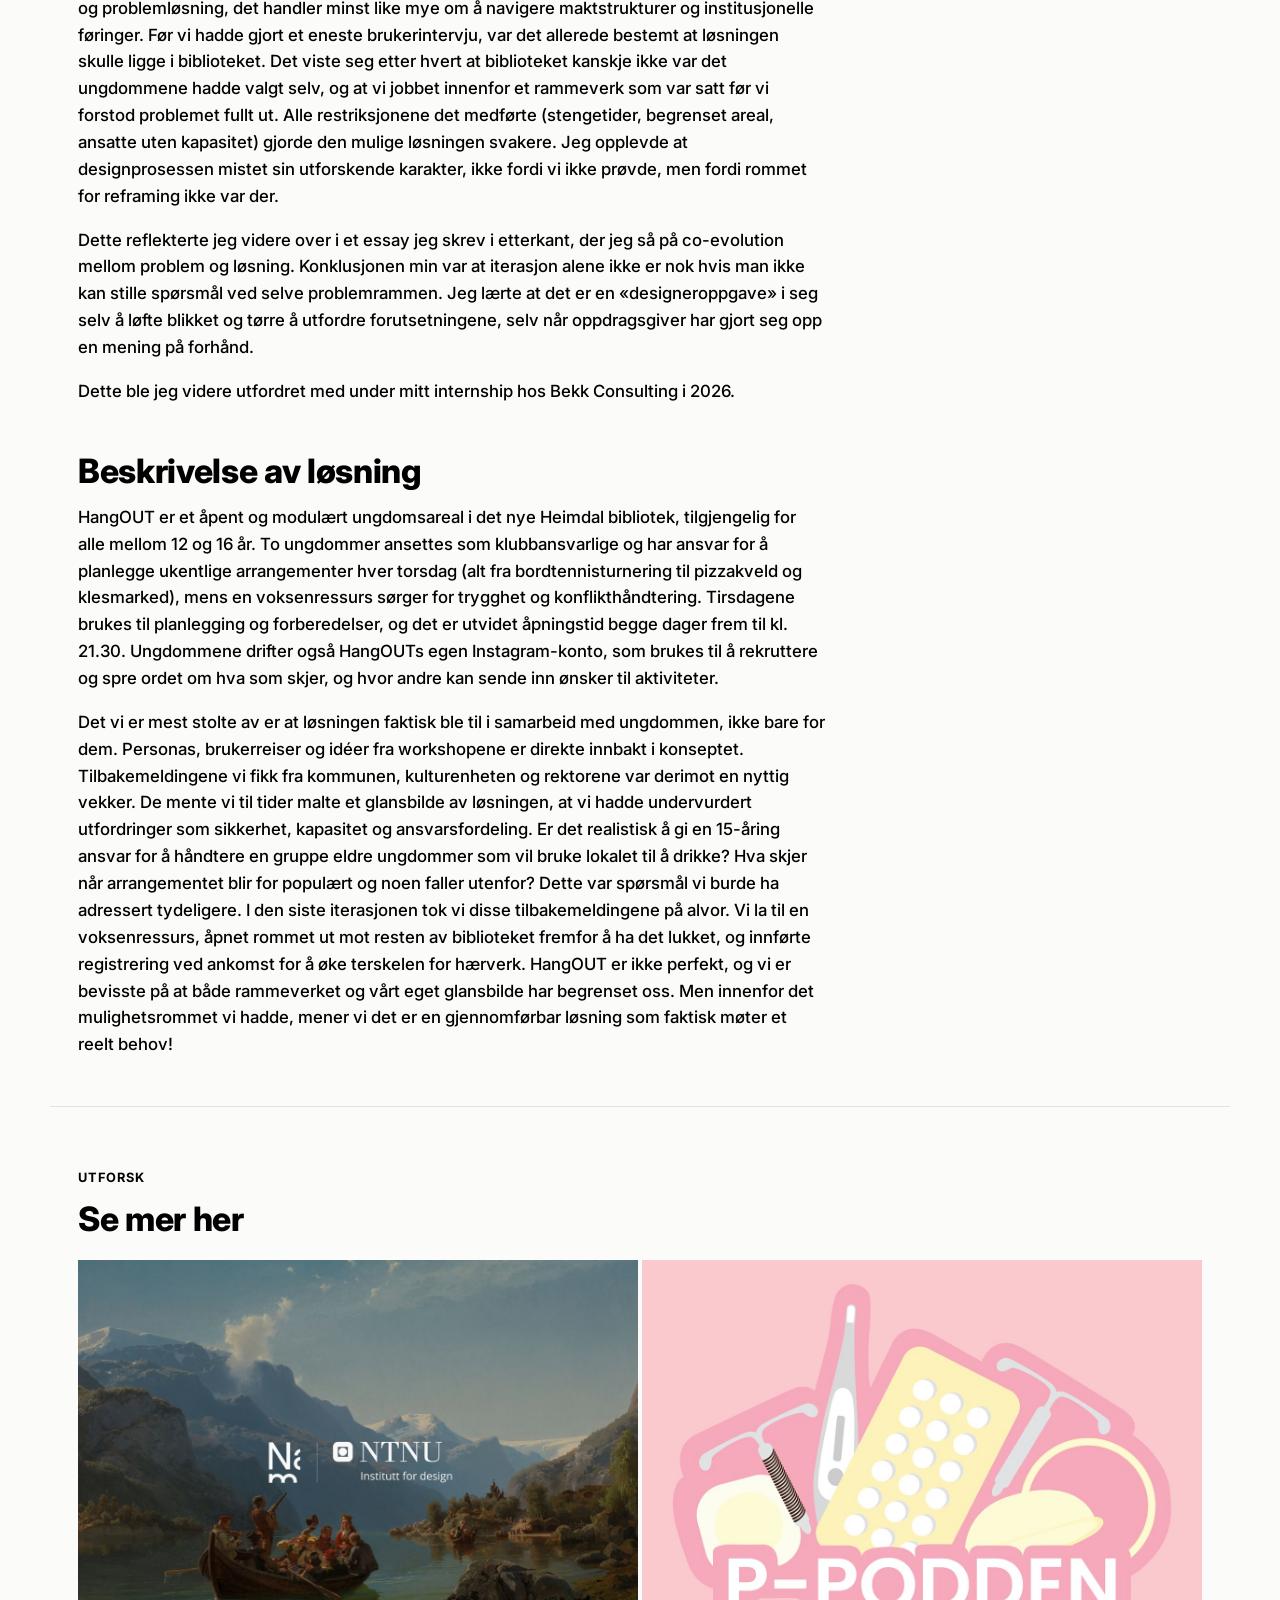
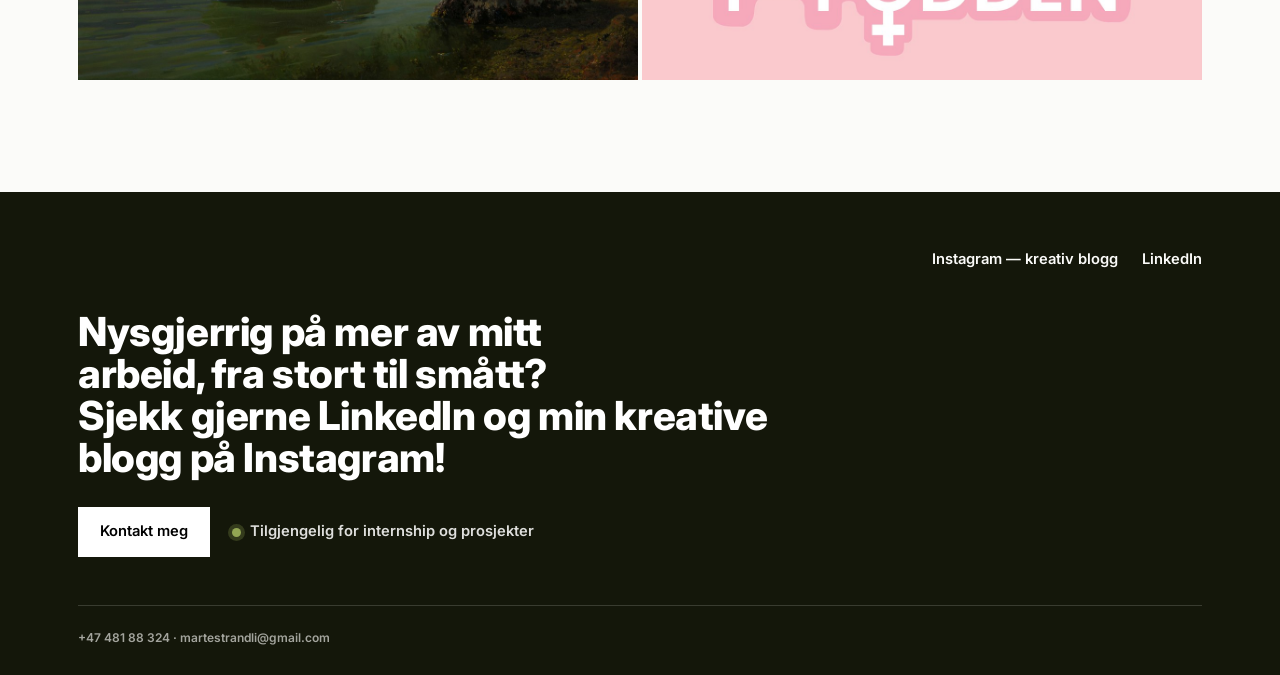
<file: prosjekter/hangout.html>
<!DOCTYPE html>
<html lang="no">
<head>
<meta charset="UTF-8">
<meta name="viewport" content="width=device-width, initial-scale=1.0">
<title>HangOUT — Marte Strandli</title>
<meta name="description" content="HangOUT — et modulært ungdomsareal i biblioteket. Tjenestedesignprosjekt for Trondheim kommune via NTNU, 2025.">
<link rel="stylesheet" href="../css/styles.css?v=20260830a">
<link rel="icon" type="image/png" sizes="32x32" href="../images/favicon-32.png">
<link rel="icon" type="image/png" sizes="16x16" href="../images/favicon-16.png">
<link rel="icon" href="../images/favicon.ico">
<link rel="apple-touch-icon" sizes="180x180" href="../images/apple-touch-icon.png">
</head>
<body>

<header class="site-header">
  <div class="container nav">
    <a href="../index.html" class="nav-logo">MARTE STRANDLI</a>
    <button class="nav-menu-btn" aria-label="Meny" aria-expanded="false">
      <span class="dots">
        <i class="tl"></i><i class="tr"></i>
        <i class="c"></i>
        <i class="bl"></i><i class="br"></i>
      </span>
    </button>
    <ul class="nav-links">
      <li><a href="../prosjekter.html" aria-current="page">Prosjekter</a></li>
      <li><a href="../om-meg.html">Om meg</a></li>
      <li><a href="../kontakt.html">Kontakt</a></li>
    </ul>
  </div>
</header>

<main>

  <section class="project-hero container">
    <span class="eyebrow">HangOUT · Tjenestedesign</span>
    <h1>Fra et tomt lokale til et sted for tilhørighet</h1>
    <dl class="project-meta-grid">
      <div><dt>Oppgavegiver</dt><dd>Trondheim kommune via NTNU</dd></div>
      <div><dt>Min rolle</dt><dd>Tjenestedesigner</dd></div>
      <div><dt>År</dt><dd>2025</dd></div>
      <div><dt>Hovedlærdom</dt><dd>Å designe med noen er noe annet enn å designe for dem.</dd></div>
    </dl>

  </section>

<section class="summary-box container">
  <span class="summary-label">Kort oppsummering</span>
  <p>Som tjenestedesigner i et team på fire samarbeidet jeg med Trondheim kommune om å utvikle et sosialt møtested for ungdom i det nye Heimdal bibliotek. Jeg bidro med innsiktsarbeid (spørreundersøkelse med 150+ svar, workshops med ungdomsskoleelever), personas, service blueprints, konkurrentanalyser og konseptutvikling gjennom tre iterasjoner. En stor frustrasjon i prosjektet var at løsningen som baserte seg direkte på ungdommenes egne innspill fra workshopene var umulig å realisere ettersom kommunen hadde tatt antagelser før prosjektet begynte og gitt oss et stramt rammeverk som ikke passet med faktiske funn. Prosjektet viste oss tydelig at å designe med noen er noe veldig annet enn å designe for dem.</p>
</section>
  
  <div class="container project-body">

    <div class="text-media-row">
      <section class="project-body-text project-intro">
        <h2>Om prosjektet</h2>
        <p>Høsten 2025 samarbeidet vi med Trondheim kommune om å utvikle en tjeneste for det nye Heimdal bibliotek med mål om å gjøre bydelen til et sosialt og inkluderende møtested for ungdom mellom 12 og 16 år. Ungdom i denne bydelen har svært få steder å være sosiale lokalt, og mange ungdommer oppholder seg derfor i andre bydeler som Saupstad og Tiller. Rammeverket var satt fra start: løsningen måtte ta utgangspunkt i biblioteket, med faste åpningstider, begrenset areal og ansatte med liten ledig kapasitet. Innenfor disse rammene kastet vi oss ut i grundig innsiktsarbeid, spørreundersøkelse med 150+ svar i samarbeid med den lokale ungdomsskolen, to workshops med 15 ungdomsskoleelever, personas utviklet med elevene, service blueprints, konkurrentanalyser, hverdagsreiser og mye brukertesting. Det som kom tydelig frem var at ungdommene ikke manglet ting å gjøre, de manglet et sted å bare være i Heimdal sentrum.</p>
        <p>Resultatet ble <strong>HangOUT</strong>: et modulært ungdomsareal i biblioteket, driftet av to betalte klubbansvarlige ungdommer og en trygg voksen. Rommet kan brukes til lekser, bordtennis, filmkveld eller bare til å henge, og tilbudet er gratis for alle i målgruppen. Vi jobbet gjennom tre iterasjoner, blant annet basert på tilbakemeldinger fra kommunen, bibliotekarer og rektorer, og endte opp med et konsept som balanserer ungdommenes ønsker med bibliotekets realistiske rammer.</p>
      </section>
      <div class="side-media">
        <figure class="media media-natural">
          <img src="../images/hangout-2.jpg" alt="Skisse av det modulære ungdomsarealet med møbler og aktivitetssoner" loading="lazy">
          <div class="media-fallback">
            <svg viewBox="0 0 24 24" fill="none" stroke="currentColor" stroke-width="1.5"><rect x="3" y="3" width="18" height="18" rx="2"/><path d="M3 15l5-5 4 4 5-6 4 5"/></svg>
            <code>images/hangout-2.jpg</code>
          </div>
        </figure>
        <figure class="media media-natural">
          <img src="../images/hangout-1.jpg" alt="HangOUT — cover" loading="lazy">
          <div class="media-fallback">
            <svg viewBox="0 0 24 24" fill="none" stroke="currentColor" stroke-width="1.5"><rect x="3" y="3" width="18" height="18" rx="2"/><path d="M3 15l5-5 4 4 5-6 4 5"/></svg>
            <code>images/hangout-1.jpg</code>
          </div>
        </figure>
      </div>
    </div>

    <section class="project-body-text">
      <h2>Lærdom</h2>
      <p>Det største jeg sitter igjen med fra dette prosjektet er at design aldri bare handler om kreativitet og problemløsning, det handler minst like mye om å navigere maktstrukturer og institusjonelle føringer. Før vi hadde gjort et eneste brukerintervju, var det allerede bestemt at løsningen skulle ligge i biblioteket. Det viste seg etter hvert at biblioteket kanskje ikke var det ungdommene hadde valgt selv, og at vi jobbet innenfor et rammeverk som var satt før vi forstod problemet fullt ut. Alle restriksjonene det medførte (stengetider, begrenset areal, ansatte uten kapasitet) gjorde den mulige løsningen svakere. Jeg opplevde at designprosessen mistet sin utforskende karakter, ikke fordi vi ikke prøvde, men fordi rommet for reframing ikke var der.</p>
      <p>Dette reflekterte jeg videre over i et essay jeg skrev i etterkant, der jeg så på co-evolution mellom problem og løsning. Konklusjonen min var at iterasjon alene ikke er nok hvis man ikke kan stille spørsmål ved selve problemrammen. Jeg lærte at det er en «designeroppgave» i seg selv å løfte blikket og tørre å utfordre forutsetningene, selv når oppdragsgiver har gjort seg opp en mening på forhånd.</p>
      <p>Dette ble jeg videre utfordret med under mitt internship hos Bekk Consulting i 2026.</p>
    </section>

    <section class="project-body-text">
      <h2>Beskrivelse av løsning</h2>
      <p>HangOUT er et åpent og modulært ungdomsareal i det nye Heimdal bibliotek, tilgjengelig for alle mellom 12 og 16 år. To ungdommer ansettes som klubbansvarlige og har ansvar for å planlegge ukentlige arrangementer hver torsdag (alt fra bordtennisturnering til pizzakveld og klesmarked), mens en voksenressurs sørger for trygghet og konflikthåndtering. Tirsdagene brukes til planlegging og forberedelser, og det er utvidet åpningstid begge dager frem til kl. 21.30. Ungdommene drifter også HangOUTs egen Instagram-konto, som brukes til å rekruttere og spre ordet om hva som skjer, og hvor andre kan sende inn ønsker til aktiviteter.</p>
      <p>Det vi er mest stolte av er at løsningen faktisk ble til i samarbeid med ungdommen, ikke bare for dem. Personas, brukerreiser og idéer fra workshopene er direkte innbakt i konseptet. Tilbakemeldingene vi fikk fra kommunen, kulturenheten og rektorene var derimot en nyttig vekker. De mente vi til tider malte et glansbilde av løsningen, at vi hadde undervurdert utfordringer som sikkerhet, kapasitet og ansvarsfordeling. Er det realistisk å gi en 15-åring ansvar for å håndtere en gruppe eldre ungdommer som vil bruke lokalet til å drikke? Hva skjer når arrangementet blir for populært og noen faller utenfor? Dette var spørsmål vi burde ha adressert tydeligere. I den siste iterasjonen tok vi disse tilbakemeldingene på alvor. Vi la til en voksenressurs, åpnet rommet ut mot resten av biblioteket fremfor å ha det lukket, og innførte registrering ved ankomst for å øke terskelen for hærverk. HangOUT er ikke perfekt, og vi er bevisste på at både rammeverket og vårt eget glansbilde har begrenset oss. Men innenfor det mulighetsrommet vi hadde, mener vi det er en gjennomførbar løsning som faktisk møter et reelt behov!</p>
    </section>

  </div>

  <section class="explore container">
    <span class="eyebrow">Utforsk</span>
    <h2>Se mer her</h2>
    <div class="explore-grid">
      <a class="project-card" href="samlingen.html">
        <figure class="media">
          <img src="../images/samlingen-cover.jpg" alt="Cover for prosjektet Samlingen" loading="lazy">
          <div class="media-fallback"><code>images/samlingen-cover.jpg</code></div>
        </figure>
        <div class="card-caption">
          <h3>Samlingen</h3>
        </div>
      </a>
      <a class="project-card" href="p-podden.html">
        <figure class="media">
          <img src="../images/p-podden-cover.jpg" alt="Cover for prosjektet P-Podden" loading="lazy">
          <div class="media-fallback"><code>images/p-podden-cover.jpg</code></div>
        </figure>
        <div class="card-caption">
          <h3>P-Podden</h3>
        </div>
      </a>
    </div>
  </section>

</main>

<footer class="site-footer">
  <div class="container">
    <div class="footer-links">
      <a href="https://instagram.com/marte.drawing/" target="_blank" rel="noopener">Instagram — kreativ blogg</a>
      <a href="https://www.linkedin.com/in/marte-strandli-75b843299/" target="_blank" rel="noopener">LinkedIn</a>
    </div>
    <h2 class="footer-heading">Nysgjerrig på mer av mitt arbeid, fra stort til smått?<br>Sjekk gjerne LinkedIn og min kreative blogg på Instagram!</h2>
    <div class="footer-cta">
      <a class="btn btn-on-dark" href="../kontakt.html">Kontakt meg</a>
      <span class="footer-status"><span class="dot"></span>Tilgjengelig for internship og prosjekter</span>
    </div>
    <div class="footer-bottom">
      <span>+47 481 88 324 · martestrandli@gmail.com</span>
    </div>
  </div>
</footer>

<script src="../js/main.js?v=20260826f"></script>
</body>
</html>
</file>
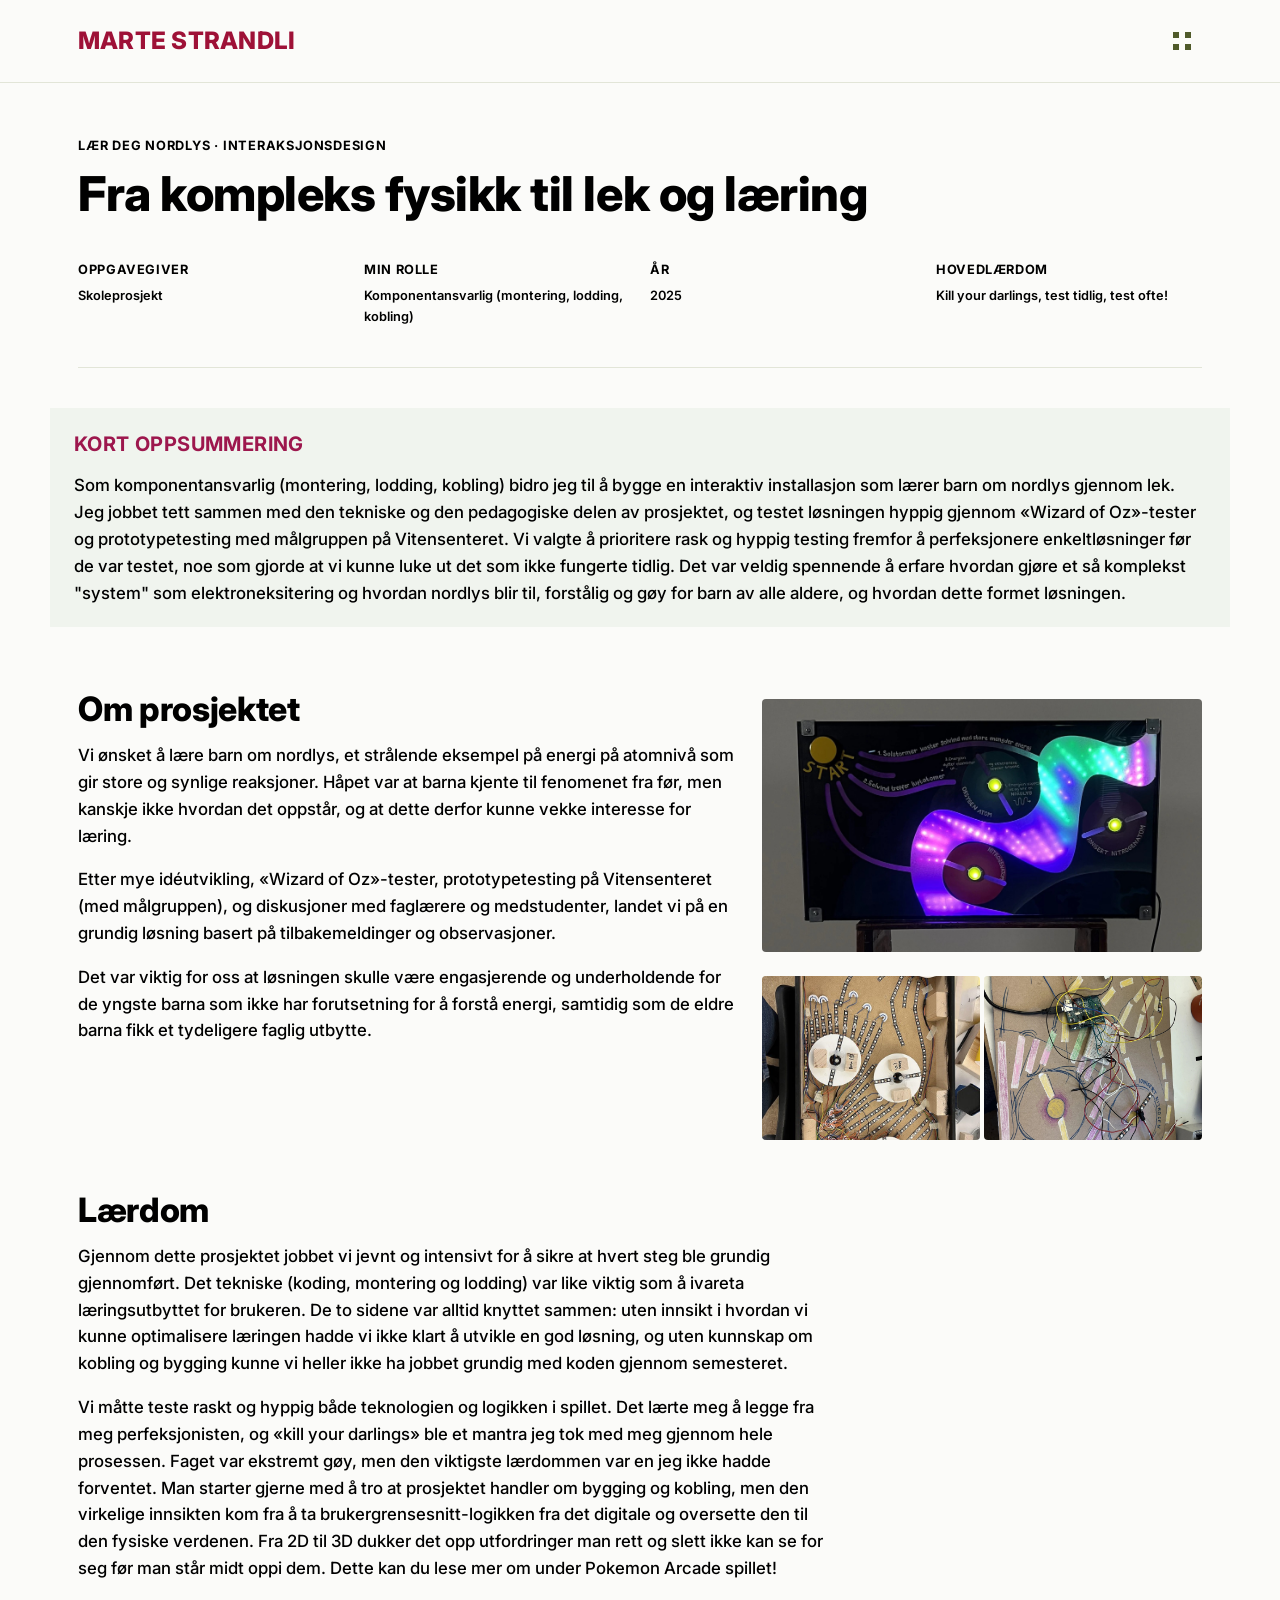
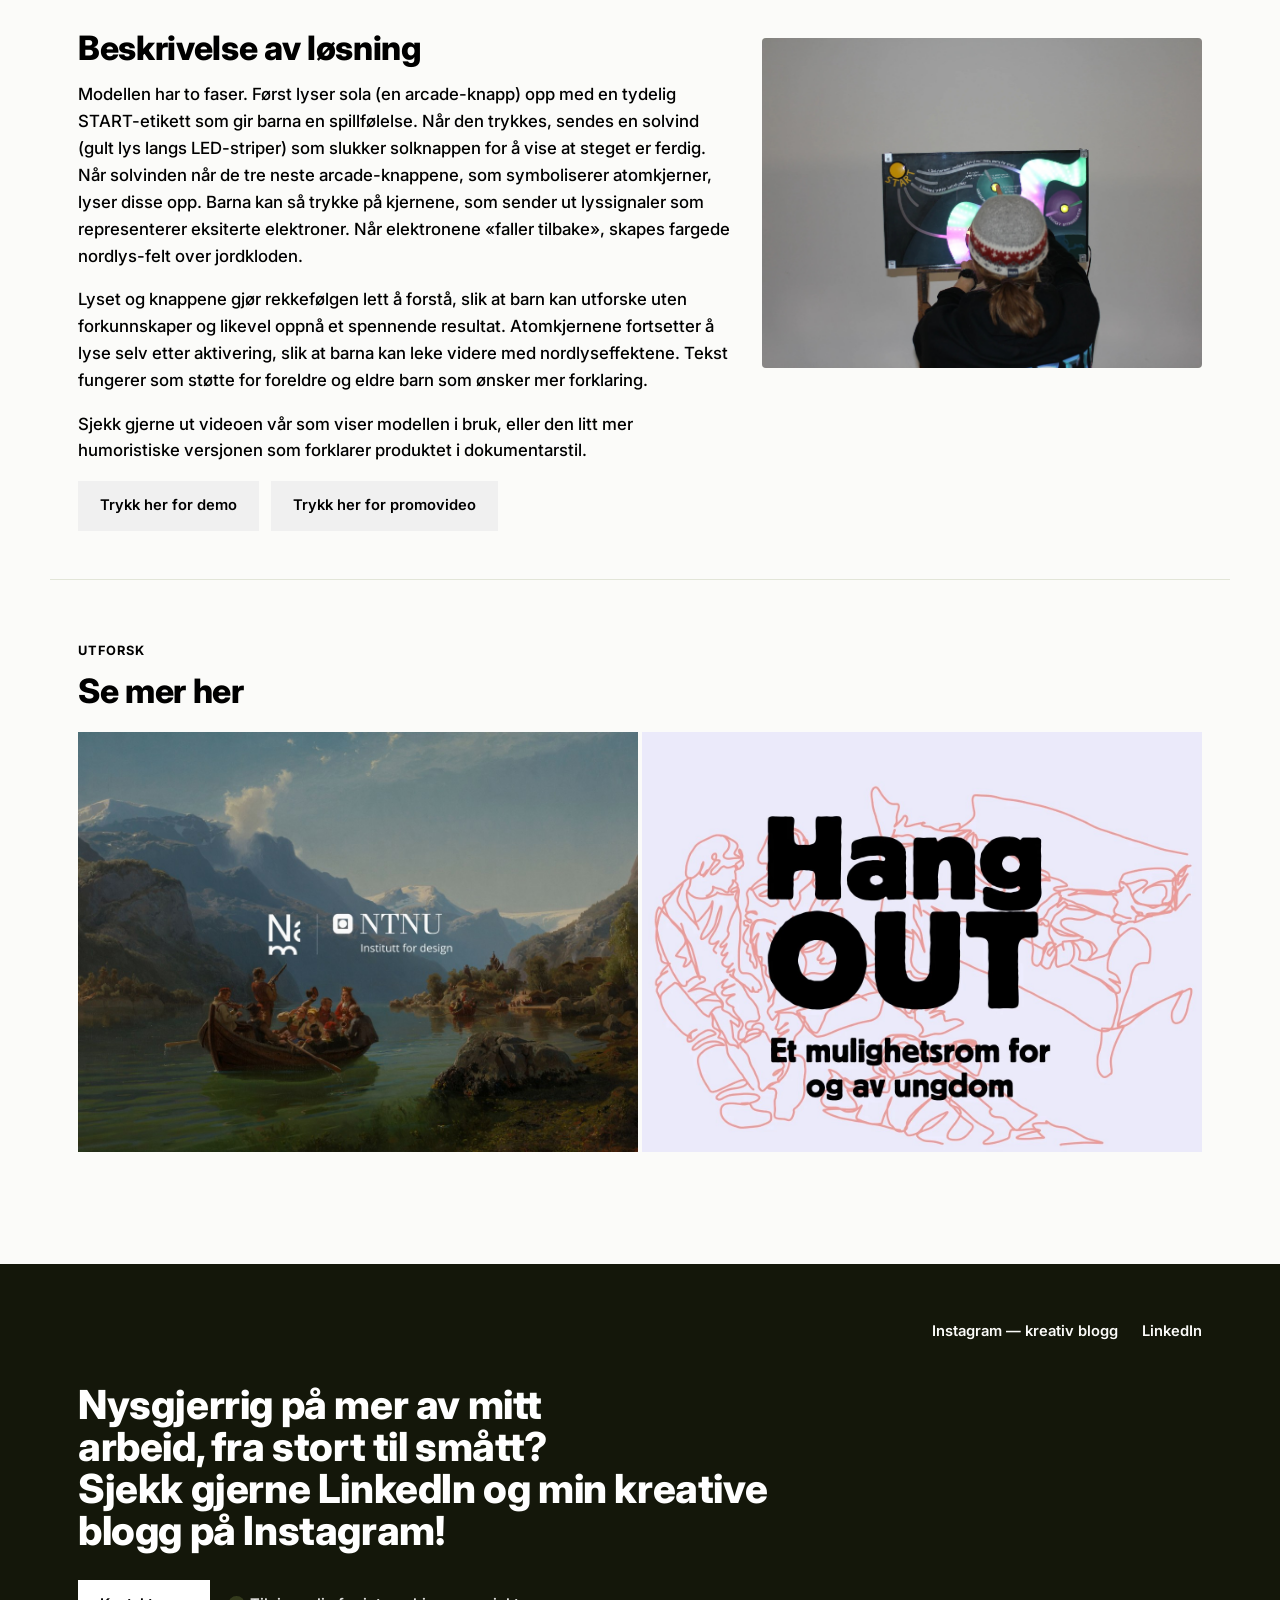
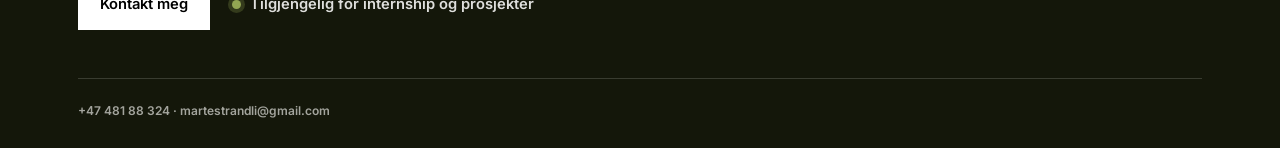
<file: prosjekter/nordlys.html>
<!DOCTYPE html>
<html lang="no">
<head>
<meta charset="UTF-8">
<meta name="viewport" content="width=device-width, initial-scale=1.0">
<title>Lær deg nordlys — Marte Strandli</title>
<meta name="description" content="Lær deg nordlys — en interaktiv installasjon som lærer barn om nordlys. Skoleprosjekt, 2025.">
<link rel="stylesheet" href="../css/styles.css?v=20260830a">
<link rel="icon" type="image/png" sizes="32x32" href="../images/favicon-32.png">
<link rel="icon" type="image/png" sizes="16x16" href="../images/favicon-16.png">
<link rel="icon" href="../images/favicon.ico">
<link rel="apple-touch-icon" sizes="180x180" href="../images/apple-touch-icon.png">
</head>
<body>

<header class="site-header">
  <div class="container nav">
    <a href="../index.html" class="nav-logo">MARTE STRANDLI</a>
    <button class="nav-menu-btn" aria-label="Meny" aria-expanded="false">
      <span class="dots">
        <i class="tl"></i><i class="tr"></i>
        <i class="c"></i>
        <i class="bl"></i><i class="br"></i>
      </span>
    </button>
    <ul class="nav-links">
      <li><a href="../prosjekter.html" aria-current="page">Prosjekter</a></li>
      <li><a href="../om-meg.html">Om meg</a></li>
      <li><a href="../kontakt.html">Kontakt</a></li>
    </ul>
  </div>
</header>

<main>

  <section class="project-hero container">
    <span class="eyebrow">Lær deg nordlys · Interaksjonsdesign</span>
    <h1>Fra kompleks fysikk til lek og læring</h1>
    <dl class="project-meta-grid">
      <div><dt>Oppgavegiver</dt><dd>Skoleprosjekt</dd></div>
      <div><dt>Min rolle</dt><dd>Komponentansvarlig (montering, lodding, kobling)</dd></div>
      <div><dt>År</dt><dd>2025</dd></div>
      <div><dt>Hovedlærdom</dt><dd>Kill your darlings, test tidlig, test ofte!</dd></div>
    </dl>

  </section>

<section class="summary-box container">
  <span class="summary-label">Kort oppsummering</span>
  <p>Som komponentansvarlig (montering, lodding, kobling) bidro jeg til å bygge en interaktiv installasjon som lærer barn om nordlys gjennom lek. Jeg jobbet tett sammen med den tekniske og den pedagogiske delen av prosjektet, og testet løsningen hyppig gjennom «Wizard of Oz»-tester og prototypetesting med målgruppen på Vitensenteret. Vi valgte å prioritere rask og hyppig testing fremfor å perfeksjonere enkeltløsninger før de var testet, noe som gjorde at vi kunne luke ut det som ikke fungerte tidlig. Det var veldig spennende å erfare hvordan gjøre et så komplekst "system" som elektroneksitering og hvordan nordlys blir til, forstålig og gøy for barn av alle aldere, og hvordan dette formet løsningen.</p>
</section>
  
  <div class="container project-body">

    <div class="text-media-row">
      <section class="project-body-text project-intro">
        <h2>Om prosjektet</h2>
        <p>Vi ønsket å lære barn om nordlys, et strålende eksempel på energi på atomnivå som gir store og synlige reaksjoner. Håpet var at barna kjente til fenomenet fra før, men kanskje ikke hvordan det oppstår, og at dette derfor kunne vekke interesse for læring.</p>
        <p>Etter mye idéutvikling, «Wizard of Oz»-tester, prototypetesting på Vitensenteret (med målgruppen), og diskusjoner med faglærere og medstudenter, landet vi på en grundig løsning basert på tilbakemeldinger og observasjoner.</p>
        <p>Det var viktig for oss at løsningen skulle være engasjerende og underholdende for de yngste barna som ikke har forutsetning for å forstå energi, samtidig som de eldre barna fikk et tydeligere faglig utbytte.</p>
      </section>
      <div class="side-media">
        <figure class="media media-natural">
          <img src="../images/nordlys-1.jpg" alt="Lær deg nordlys — installasjonen, cover" loading="lazy">
          <div class="media-fallback"><code>images/nordlys-1.jpg</code></div>
        </figure>
        <div class="media-row-2">
          <figure class="media" style="--ar: 4/3;">
            <img src="../images/nordlys-2.jpg" alt="Oversikt over den interaktive modellen" loading="lazy">
            <div class="media-fallback"><code>images/nordlys-2.jpg</code></div>
          </figure>
          <figure class="media" style="--ar: 4/3;">
            <img src="../images/nordlys-3.jpg" alt="Nærbilde av detaljer i installasjonen" loading="lazy">
            <div class="media-fallback"><code>images/nordlys-3.jpg</code></div>
          </figure>
        </div>
      </div>
    </div>

    <section class="project-body-text">
      <h2>Lærdom</h2>
      <p>Gjennom dette prosjektet jobbet vi jevnt og intensivt for å sikre at hvert steg ble grundig gjennomført. Det tekniske (koding, montering og lodding) var like viktig som å ivareta læringsutbyttet for brukeren. De to sidene var alltid knyttet sammen: uten innsikt i hvordan vi kunne optimalisere læringen hadde vi ikke klart å utvikle en god løsning, og uten kunnskap om kobling og bygging kunne vi heller ikke ha jobbet grundig med koden gjennom semesteret.</p>
      <p>Vi måtte teste raskt og hyppig både teknologien og logikken i spillet. Det lærte meg å legge fra meg perfeksjonisten, og «kill your darlings» ble et mantra jeg tok med meg gjennom hele prosessen. Faget var ekstremt gøy, men den viktigste lærdommen var en jeg ikke hadde forventet. Man starter gjerne med å tro at prosjektet handler om bygging og kobling, men den virkelige innsikten kom fra å ta brukergrensesnitt-logikken fra det digitale og oversette den til den fysiske verdenen. Fra 2D til 3D dukker det opp utfordringer man rett og slett ikke kan se for seg før man står midt oppi dem. Dette kan du lese mer om under Pokemon Arcade spillet!</p>
    </section>

    <div class="text-media-row">
      <section class="project-body-text">
        <h2>Beskrivelse av løsning</h2>
        <p>Modellen har to faser. Først lyser sola (en arcade-knapp) opp med en tydelig START-etikett som gir barna en spillfølelse. Når den trykkes, sendes en solvind (gult lys langs LED-striper) som slukker solknappen for å vise at steget er ferdig. Når solvinden når de tre neste arcade-knappene, som symboliserer atomkjerner, lyser disse opp. Barna kan så trykke på kjernene, som sender ut lyssignaler som representerer eksiterte elektroner. Når elektronene «faller tilbake», skapes fargede nordlys-felt over jordkloden.</p>
        <p>Lyset og knappene gjør rekkefølgen lett å forstå, slik at barn kan utforske uten forkunnskaper og likevel oppnå et spennende resultat. Atomkjernene fortsetter å lyse selv etter aktivering, slik at barna kan leke videre med nordlyseffektene. Tekst fungerer som støtte for foreldre og eldre barn som ønsker mer forklaring.</p>
        <p>Sjekk gjerne ut videoen vår som viser modellen i bruk, eller den litt mer humoristiske versjonen som forklarer produktet i dokumentarstil.</p>
        <div class="btn-row">
          <a class="btn" href="https://www.instagram.com/p/DJeX3rRtBBR/?img_index=1" target="_blank" rel="noopener">Trykk her for demo</a>
          <a class="btn" href="https://studntnu.sharepoint.com/:v:/r/sites/o365_TPD4126-Veiledningssite-Gruppe3/Shared%20Documents/Gruppe%203/nordlys%20video.mp4?csf=1&amp;web=1&amp;e=33E5mQ&amp;nav=eyJyZWZlcnJhbEluZm8iOnsicmVmZXJyYWxBcHAiOiJTdHJlYW1XZWJBcHAiLCJyZWZlcnJhbFZpZXciOiJTaGFyZURpYWxvZy1MaW5rIiwicmVmZXJyYWxBcHBQbGF0Zm9ybSI6IldlYiIsInJlZmVycmFsTW9kZSI6InZpZXcifX0%3D" target="_blank" rel="noopener">Trykk her for promovideo</a>
        </div>
      </section>
      <div class="side-media">
        <figure class="media" style="--ar: 4/3;">
          <img src="../images/nordlys-4.jpg" alt="Produktbilde av den fysiske installasjonen" loading="lazy">
          <div class="media-fallback"><code>images/nordlys-4.jpg</code></div>
        </figure>
      </div>
    </div>

  </div>

  <section class="explore container">
    <span class="eyebrow">Utforsk</span>
    <h2>Se mer her</h2>
    <div class="explore-grid">
      <a class="project-card" href="samlingen.html">
        <figure class="media">
          <img src="../images/samlingen-cover.jpg" alt="Cover for prosjektet Samlingen" loading="lazy">
          <div class="media-fallback"><code>images/samlingen-cover.jpg</code></div>
        </figure>
        <div class="card-caption">
          <h3>Samlingen</h3>
        </div>
      </a>
      <a class="project-card" href="hangout.html">
        <figure class="media">
          <img src="../images/hangout-cover.jpg" alt="Cover for prosjektet HangOUT" loading="lazy">
          <div class="media-fallback"><code>images/hangout-cover.jpg</code></div>
        </figure>
        <div class="card-caption">
          <h3>HangOUT</h3>
        </div>
      </a>
    </div>
  </section>

</main>

<footer class="site-footer">
  <div class="container">
    <div class="footer-links">
      <a href="https://instagram.com/marte.drawing/" target="_blank" rel="noopener">Instagram — kreativ blogg</a>
      <a href="https://www.linkedin.com/in/marte-strandli-75b843299/" target="_blank" rel="noopener">LinkedIn</a>
    </div>
    <h2 class="footer-heading">Nysgjerrig på mer av mitt arbeid, fra stort til smått?<br>Sjekk gjerne LinkedIn og min kreative blogg på Instagram!</h2>
    <div class="footer-cta">
      <a class="btn btn-on-dark" href="../kontakt.html">Kontakt meg</a>
      <span class="footer-status"><span class="dot"></span>Tilgjengelig for internship og prosjekter</span>
    </div>
    <div class="footer-bottom">
      <span>+47 481 88 324 · martestrandli@gmail.com</span>
    </div>
  </div>
</footer>

<script src="../js/main.js?v=20260826f"></script>
</body>
</html>
</file>
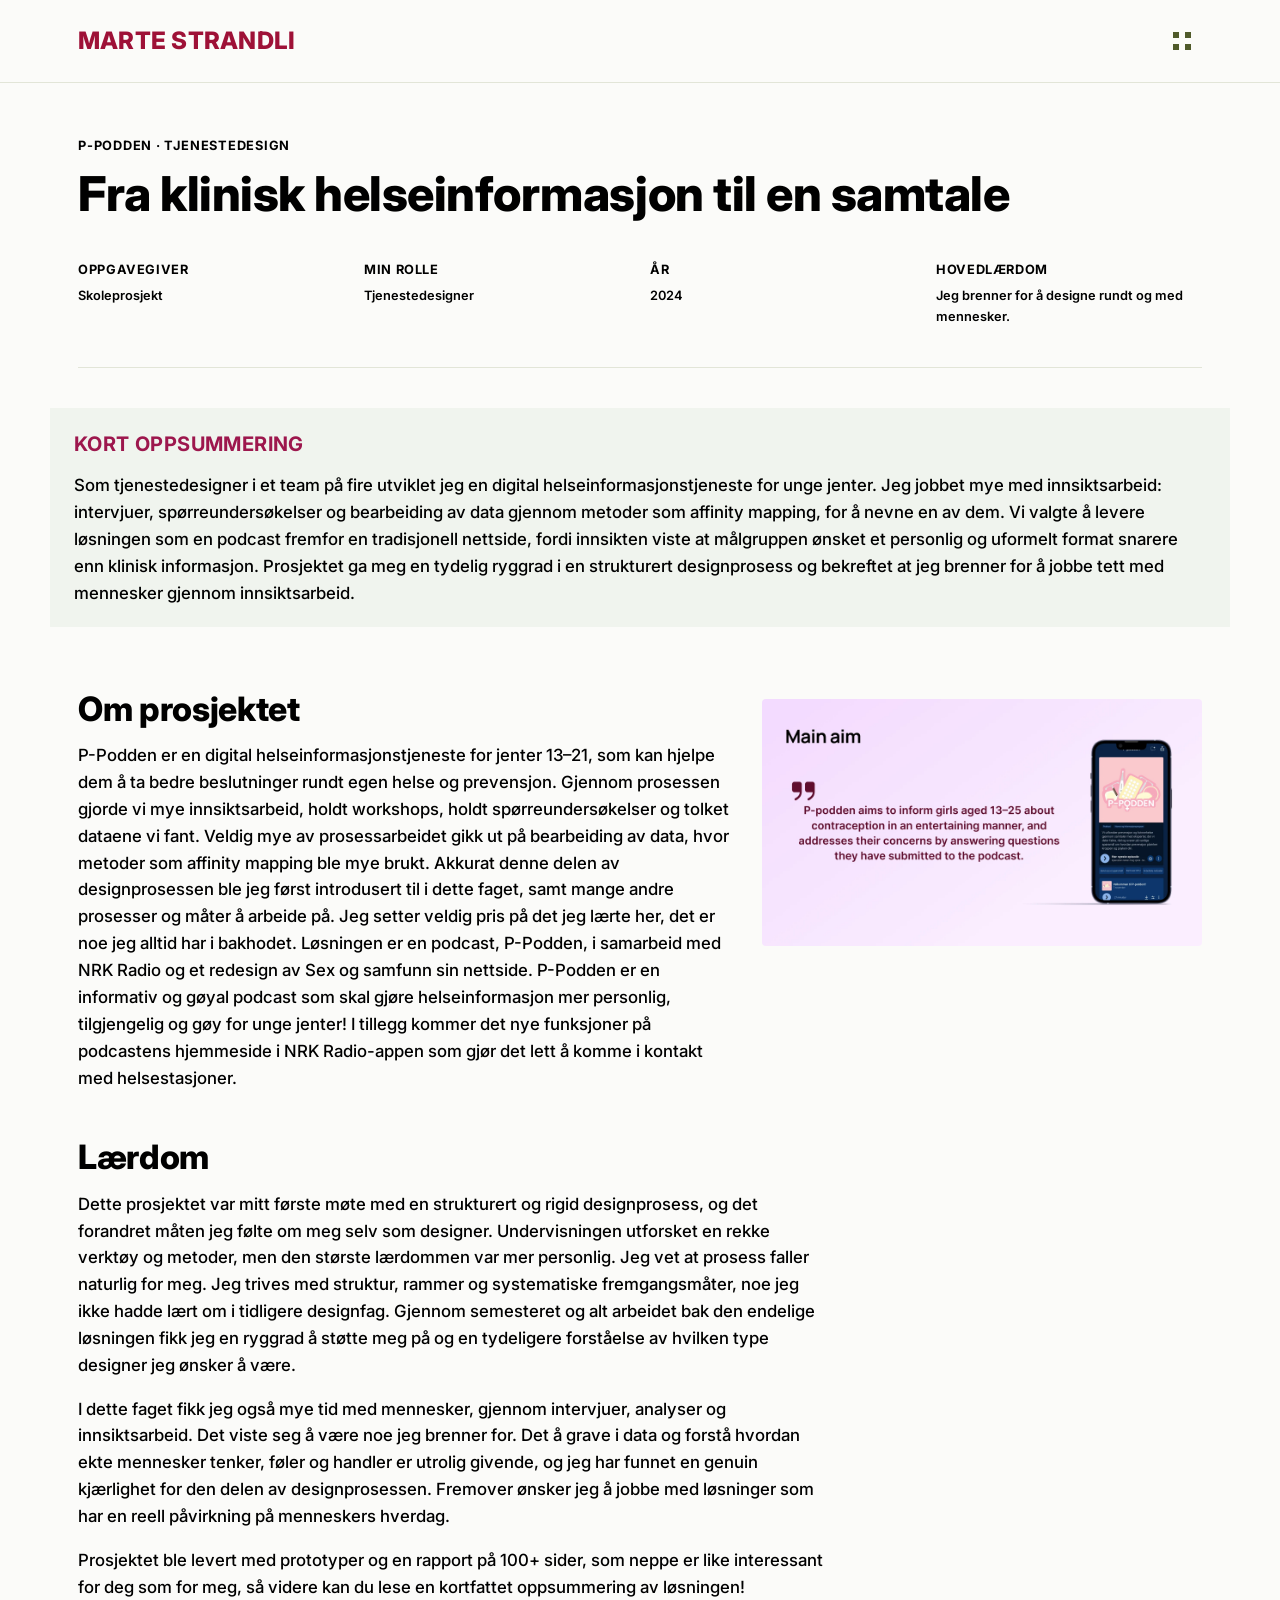
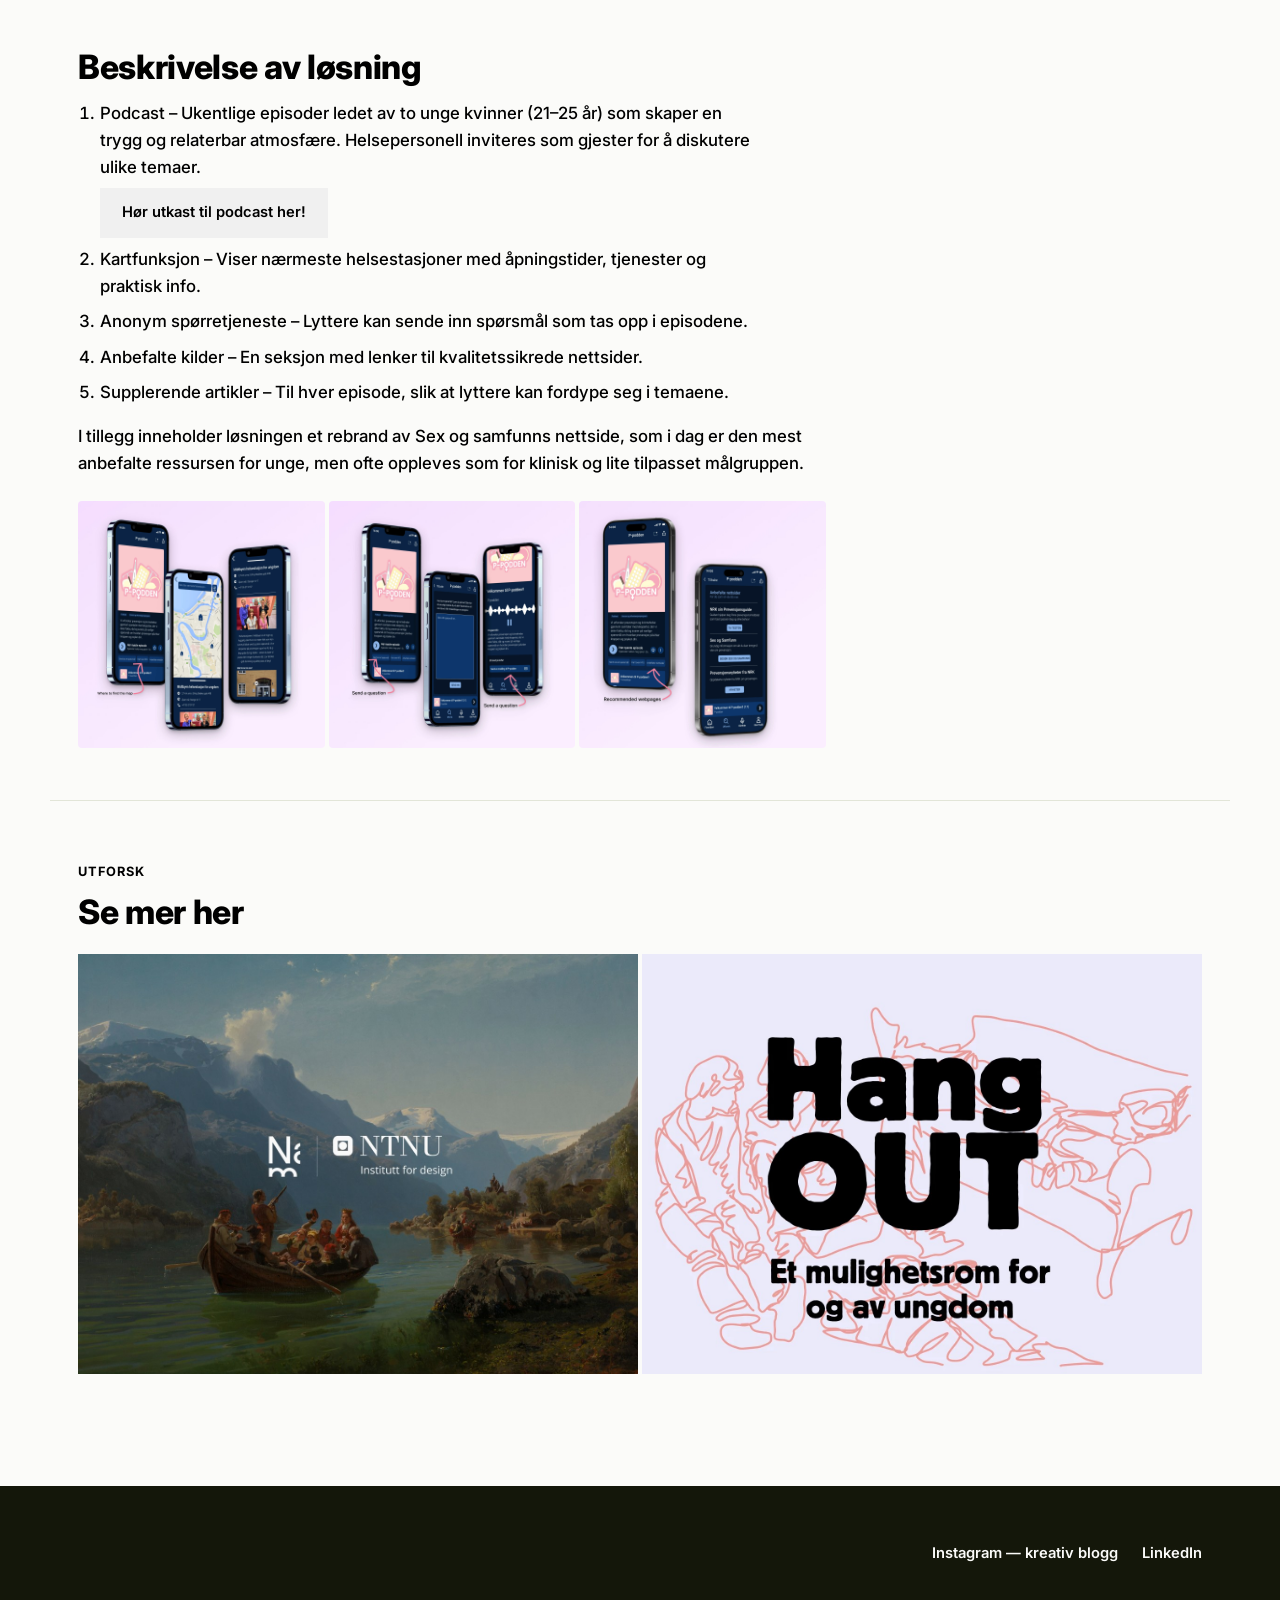
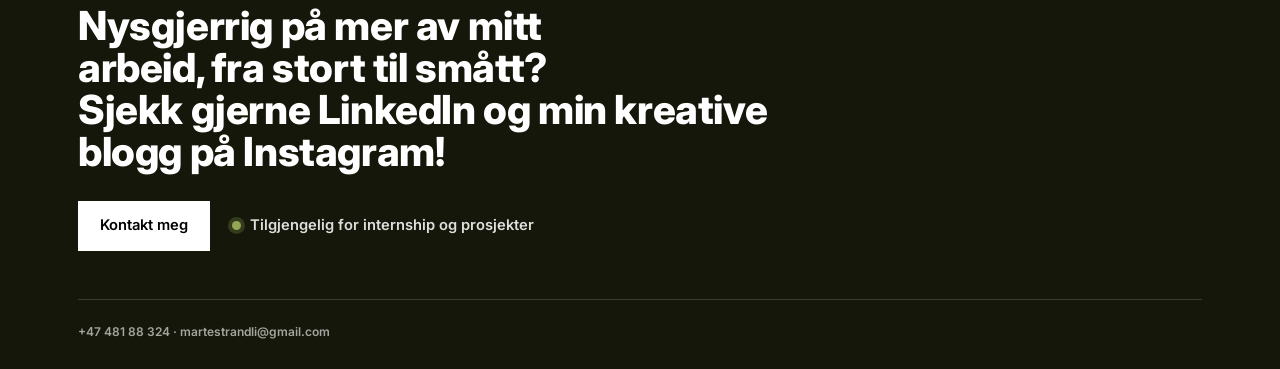
<file: prosjekter/p-podden.html>
<!DOCTYPE html>
<html lang="no">
<head>
<meta charset="UTF-8">
<meta name="viewport" content="width=device-width, initial-scale=1.0">
<title>P-Podden — Marte Strandli</title>
<meta name="description" content="P-Podden — digital helseinformasjonstjeneste for unge jenter, i samarbeid med NRK Radio. Skoleprosjekt, 2024.">
<link rel="stylesheet" href="../css/styles.css?v=20260830a">
<link rel="icon" type="image/png" sizes="32x32" href="../images/favicon-32.png">
<link rel="icon" type="image/png" sizes="16x16" href="../images/favicon-16.png">
<link rel="icon" href="../images/favicon.ico">
<link rel="apple-touch-icon" sizes="180x180" href="../images/apple-touch-icon.png">
</head>
<body>

<header class="site-header">
  <div class="container nav">
    <a href="../index.html" class="nav-logo">MARTE STRANDLI</a>
    <button class="nav-menu-btn" aria-label="Meny" aria-expanded="false">
      <span class="dots">
        <i class="tl"></i><i class="tr"></i>
        <i class="c"></i>
        <i class="bl"></i><i class="br"></i>
      </span>
    </button>
    <ul class="nav-links">
      <li><a href="../prosjekter.html" aria-current="page">Prosjekter</a></li>
      <li><a href="../om-meg.html">Om meg</a></li>
      <li><a href="../kontakt.html">Kontakt</a></li>
    </ul>
  </div>
</header>

<main>

  <section class="project-hero container">
    <span class="eyebrow">P-Podden · Tjenestedesign</span>
    <h1>Fra klinisk helseinformasjon til en samtale</h1>
    <dl class="project-meta-grid">
      <div><dt>Oppgavegiver</dt><dd>Skoleprosjekt</dd></div>
      <div><dt>Min rolle</dt><dd>Tjenestedesigner</dd></div>
      <div><dt>År</dt><dd>2024</dd></div>
      <div><dt>Hovedlærdom</dt><dd>Jeg brenner for å designe rundt og med mennesker.</dd></div>
    </dl>

  </section>

<section class="summary-box container">
  <span class="summary-label">Kort oppsummering</span>
  <p>Som tjenestedesigner i et team på fire utviklet jeg en digital helseinformasjonstjeneste for unge jenter. Jeg jobbet mye med innsiktsarbeid: intervjuer, spørreundersøkelser og bearbeiding av data gjennom metoder som affinity mapping, for å nevne en av dem. Vi valgte å levere løsningen som en podcast fremfor en tradisjonell nettside, fordi innsikten viste at målgruppen ønsket et personlig og uformelt format snarere enn klinisk informasjon. Prosjektet ga meg en tydelig ryggrad i en strukturert designprosess og bekreftet at jeg brenner for å jobbe tett med mennesker gjennom innsiktsarbeid.</p>
</section>
  
  <div class="container project-body">

    <div class="text-media-row">
      <section class="project-body-text project-intro">
        <h2>Om prosjektet</h2>
        <p>P-Podden er en digital helseinformasjonstjeneste for jenter 13–21, som kan hjelpe dem å ta bedre beslutninger rundt egen helse og prevensjon. Gjennom prosessen gjorde vi mye innsiktsarbeid, holdt workshops, holdt spørreundersøkelser og tolket dataene vi fant. Veldig mye av prosessarbeidet gikk ut på bearbeiding av data, hvor metoder som affinity mapping ble mye brukt. Akkurat denne delen av designprosessen ble jeg først introdusert til i dette faget, samt mange andre prosesser og måter å arbeide på. Jeg setter veldig pris på det jeg lærte her, det er noe jeg alltid har i bakhodet. Løsningen er en podcast, P-Podden, i samarbeid med NRK Radio og et redesign av Sex og samfunn sin nettside. P-Podden er en informativ og gøyal podcast som skal gjøre helseinformasjon mer personlig, tilgjengelig og gøy for unge jenter! I tillegg kommer det nye funksjoner på podcastens hjemmeside i NRK Radio-appen som gjør det lett å komme i kontakt med helsestasjoner.</p>
      </section>
      <div class="side-media">
        <figure class="media media-natural">
          <img src="../images/p-podden-1.jpg" alt="P-Podden — cover" loading="lazy">
          <div class="media-fallback"><code>images/p-podden-1.jpg</code></div>
        </figure>
      </div>
    </div>

    <section class="project-body-text">
      <h2>Lærdom</h2>
      <p>Dette prosjektet var mitt første møte med en strukturert og rigid designprosess, og det forandret måten jeg følte om meg selv som designer. Undervisningen utforsket en rekke verktøy og metoder, men den største lærdommen var mer personlig. Jeg vet at prosess faller naturlig for meg. Jeg trives med struktur, rammer og systematiske fremgangsmåter, noe jeg ikke hadde lært om i tidligere designfag. Gjennom semesteret og alt arbeidet bak den endelige løsningen fikk jeg en ryggrad å støtte meg på og en tydeligere forståelse av hvilken type designer jeg ønsker å være.</p>
      <p>I dette faget fikk jeg også mye tid med mennesker, gjennom intervjuer, analyser og innsiktsarbeid. Det viste seg å være noe jeg brenner for. Det å grave i data og forstå hvordan ekte mennesker tenker, føler og handler er utrolig givende, og jeg har funnet en genuin kjærlighet for den delen av designprosessen. Fremover ønsker jeg å jobbe med løsninger som har en reell påvirkning på menneskers hverdag.</p>
      <p>Prosjektet ble levert med prototyper og en rapport på 100+ sider, som neppe er like interessant for deg som for meg, så videre kan du lese en kortfattet oppsummering av løsningen!</p>
    </section>

    <section class="project-body-text">
      <h2>Beskrivelse av løsning</h2>
      <ol>
        <li>Podcast – Ukentlige episoder ledet av to unge kvinner (21–25 år) som skaper en trygg og relaterbar atmosfære. Helsepersonell inviteres som gjester for å diskutere ulike temaer.
          <div class="btn-row"><a class="btn" href="https://www.youtube.com/watch?v=giOKmTaa3gQ" target="_blank" rel="noopener">Hør utkast til podcast her!</a></div>
        </li>
        <li>Kartfunksjon – Viser nærmeste helsestasjoner med åpningstider, tjenester og praktisk info.</li>
        <li>Anonym spørretjeneste – Lyttere kan sende inn spørsmål som tas opp i episodene.</li>
        <li>Anbefalte kilder – En seksjon med lenker til kvalitetssikrede nettsider.</li>
        <li>Supplerende artikler – Til hver episode, slik at lyttere kan fordype seg i temaene.</li>
      </ol>
      <p>I tillegg inneholder løsningen et rebrand av Sex og samfunns nettside, som i dag er den mest anbefalte ressursen for unge, men ofte oppleves som for klinisk og lite tilpasset målgruppen.</p>
      <div class="media-row-3">
        <figure class="media media-natural">
          <img src="../images/p-podden-2.jpg" alt="Konseptillustrasjon av podkasten P-Podden" loading="lazy">
          <div class="media-fallback"><code>images/p-podden-2.jpg</code></div>
        </figure>
        <figure class="media media-natural">
          <img src="../images/p-podden-3.jpg" alt="Grensesnittdesign for nettsiden" loading="lazy">
          <div class="media-fallback"><code>images/p-podden-3.jpg</code></div>
        </figure>
        <figure class="media media-natural">
          <img src="../images/p-podden-4.jpg" alt="Designkomponent 1" loading="lazy">
          <div class="media-fallback"><code>images/p-podden-4.jpg</code></div>
        </figure>
      </div>
    </section>

  </div>

  <section class="explore container">
    <span class="eyebrow">Utforsk</span>
    <h2>Se mer her</h2>
    <div class="explore-grid">
      <a class="project-card" href="samlingen.html">
        <figure class="media">
          <img src="../images/samlingen-cover.jpg" alt="Cover for prosjektet Samlingen" loading="lazy">
          <div class="media-fallback"><code>images/samlingen-cover.jpg</code></div>
        </figure>
        <div class="card-caption">
          <h3>Samlingen</h3>
        </div>
      </a>
      <a class="project-card" href="hangout.html">
        <figure class="media">
          <img src="../images/hangout-cover.jpg" alt="Cover for prosjektet HangOUT" loading="lazy">
          <div class="media-fallback"><code>images/hangout-cover.jpg</code></div>
        </figure>
        <div class="card-caption">
          <h3>HangOUT</h3>
        </div>
      </a>
    </div>
  </section>

</main>

<footer class="site-footer">
  <div class="container">
    <div class="footer-links">
      <a href="https://instagram.com/marte.drawing/" target="_blank" rel="noopener">Instagram — kreativ blogg</a>
      <a href="https://www.linkedin.com/in/marte-strandli-75b843299/" target="_blank" rel="noopener">LinkedIn</a>
    </div>
    <h2 class="footer-heading">Nysgjerrig på mer av mitt arbeid, fra stort til smått?<br>Sjekk gjerne LinkedIn og min kreative blogg på Instagram!</h2>
    <div class="footer-cta">
      <a class="btn btn-on-dark" href="../kontakt.html">Kontakt meg</a>
      <span class="footer-status"><span class="dot"></span>Tilgjengelig for internship og prosjekter</span>
    </div>
    <div class="footer-bottom">
      <span>+47 481 88 324 · martestrandli@gmail.com</span>
    </div>
  </div>
</footer>

<script src="../js/main.js?v=20260826f"></script>
</body>
</html>
</file>
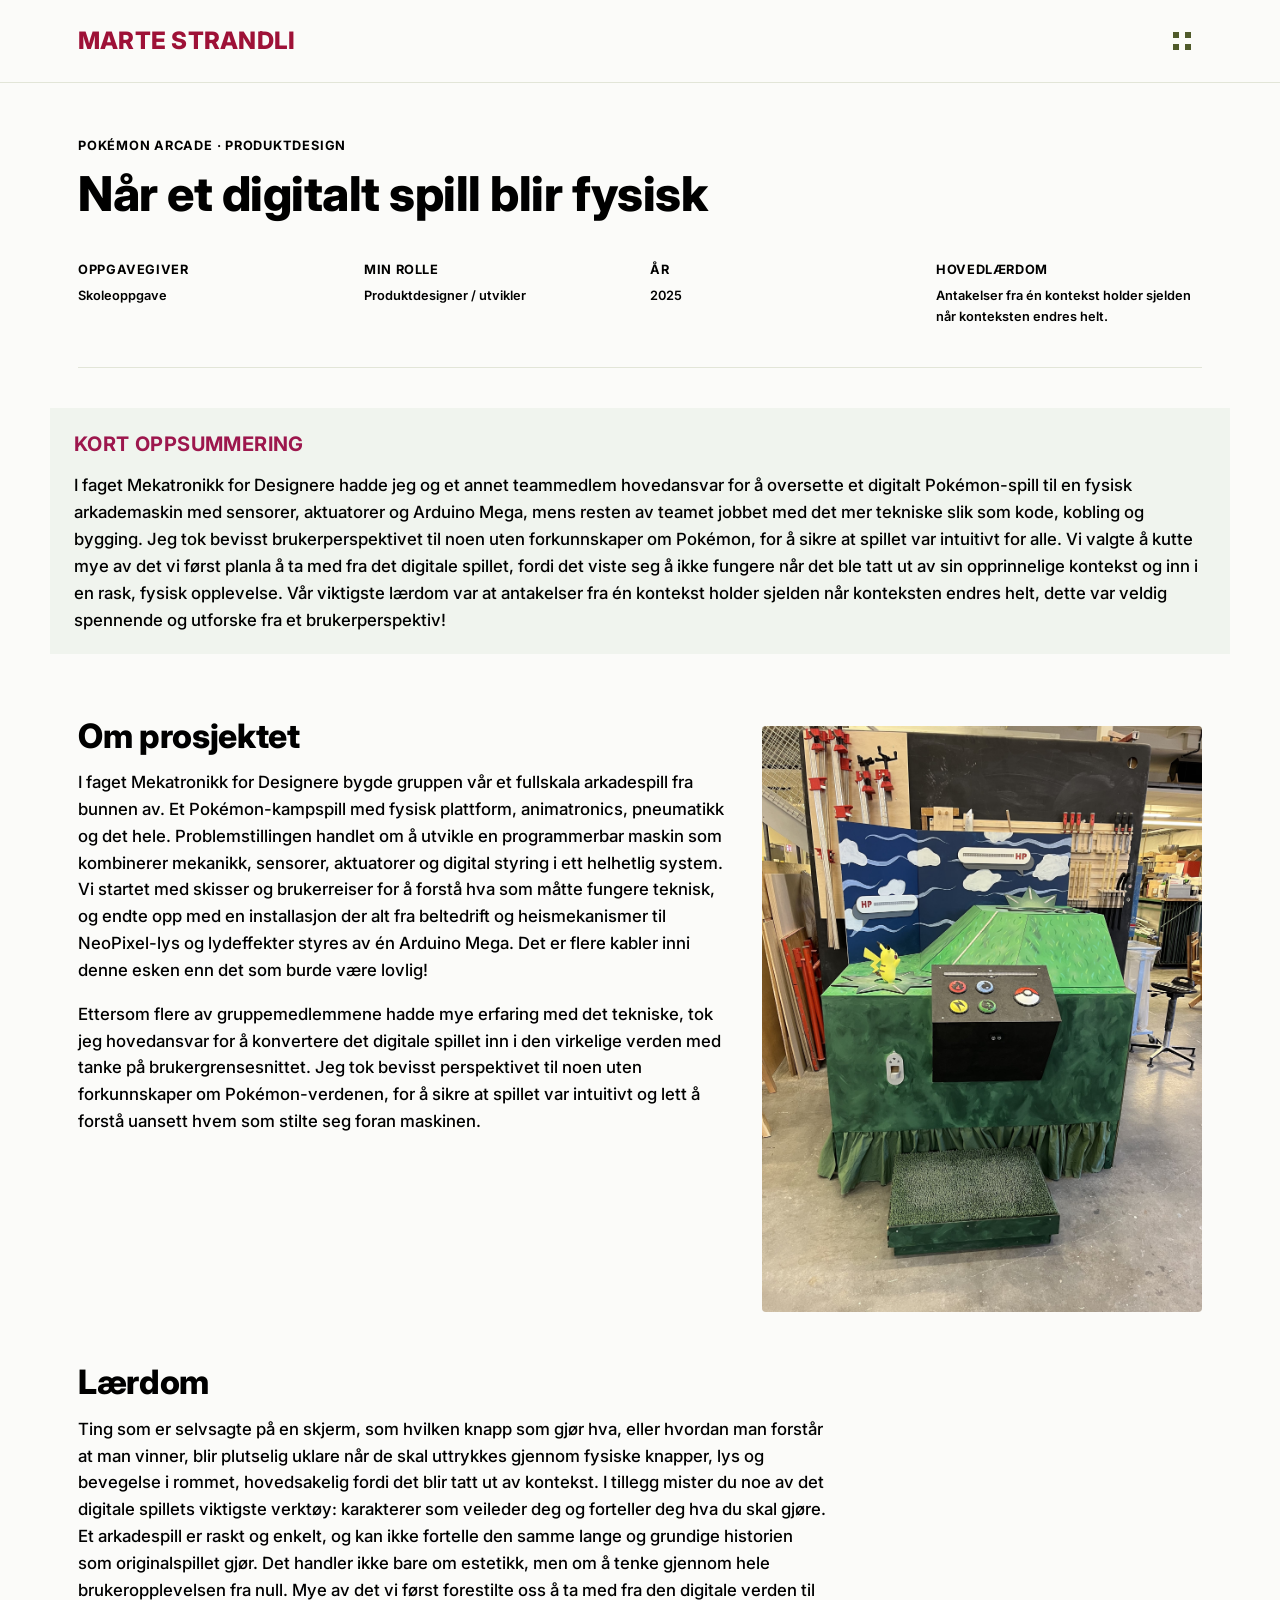
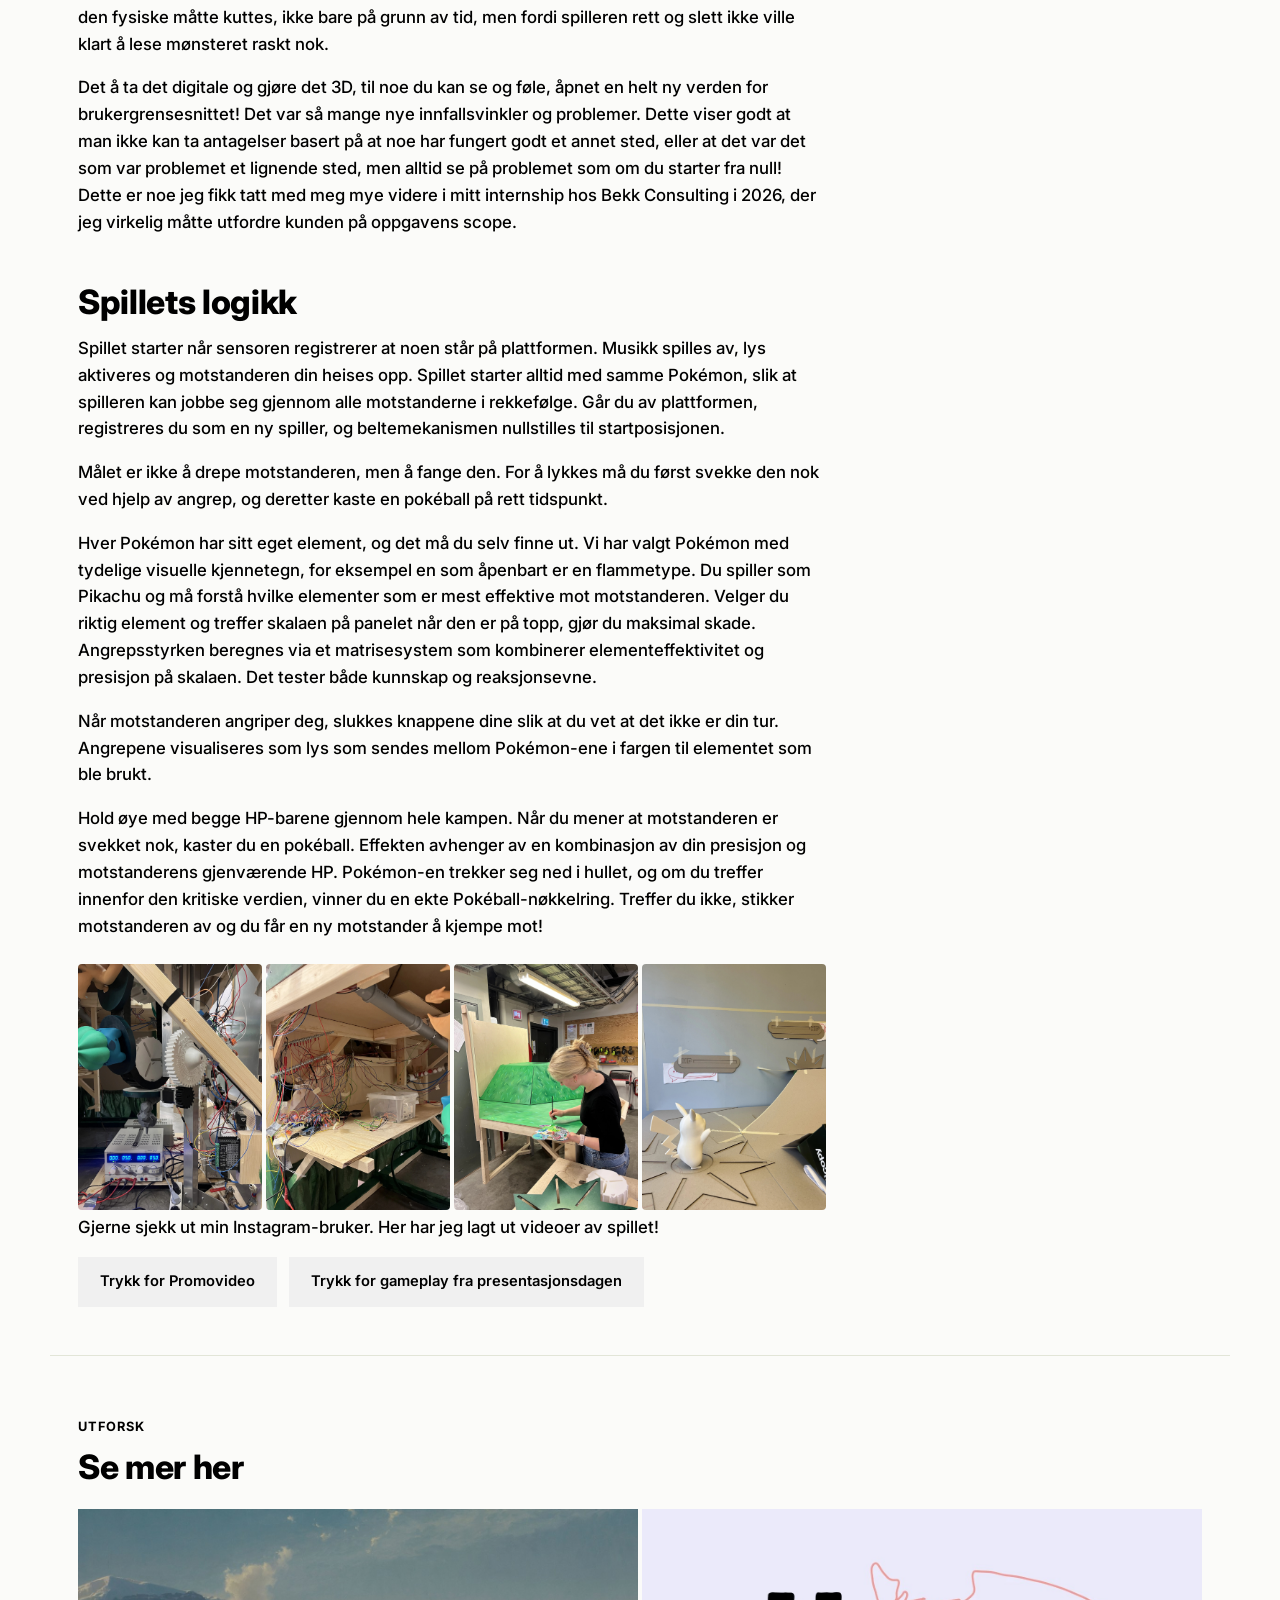
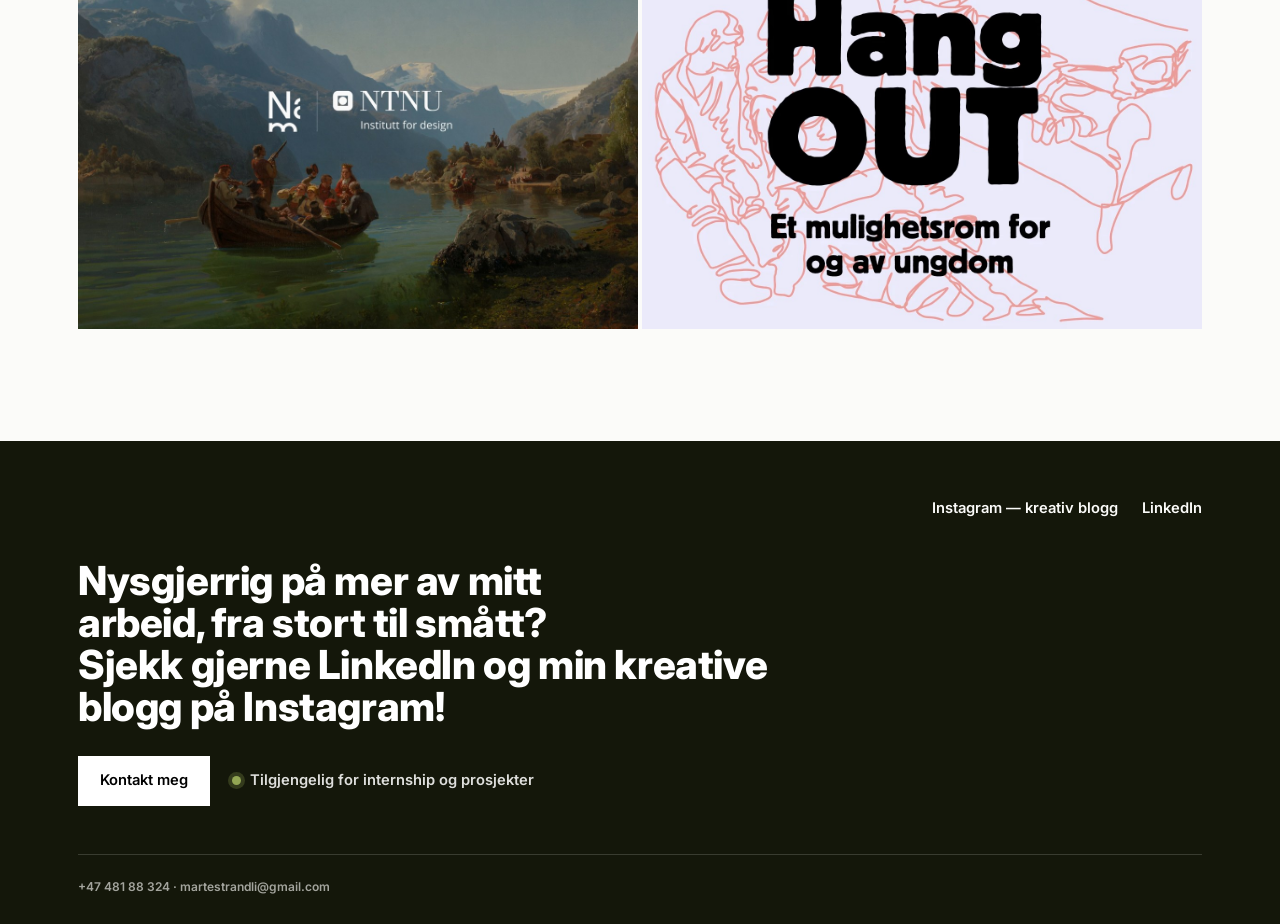
<file: prosjekter/pokemon.html>
<!DOCTYPE html>
<html lang="no">
<head>
<meta charset="UTF-8">
<meta name="viewport" content="width=device-width, initial-scale=1.0">
<title>Pokemon Arcade spill — Marte Strandli</title>
<meta name="description" content="Et fullskala arkadespill bygget fra bunnen med sensorer, aktuatorer og Arduino Mega. Skoleoppgave, 2025.">
<link rel="stylesheet" href="../css/styles.css?v=20260830a">
<link rel="icon" type="image/png" sizes="32x32" href="../images/favicon-32.png">
<link rel="icon" type="image/png" sizes="16x16" href="../images/favicon-16.png">
<link rel="icon" href="../images/favicon.ico">
<link rel="apple-touch-icon" sizes="180x180" href="../images/apple-touch-icon.png">
</head>
<body>

<header class="site-header">
  <div class="container nav">
    <a href="../index.html" class="nav-logo">MARTE STRANDLI</a>
    <button class="nav-menu-btn" aria-label="Meny" aria-expanded="false">
      <span class="dots">
        <i class="tl"></i><i class="tr"></i>
        <i class="c"></i>
        <i class="bl"></i><i class="br"></i>
      </span>
    </button>
    <ul class="nav-links">
      <li><a href="../prosjekter.html" aria-current="page">Prosjekter</a></li>
      <li><a href="../om-meg.html">Om meg</a></li>
      <li><a href="../kontakt.html">Kontakt</a></li>
    </ul>
  </div>
</header>

<main>

  <section class="project-hero container">
    <span class="eyebrow">Pokémon Arcade · Produktdesign</span>
    <h1>Når et digitalt spill blir fysisk</h1>
    <dl class="project-meta-grid">
      <div><dt>Oppgavegiver</dt><dd>Skoleoppgave</dd></div>
      <div><dt>Min rolle</dt><dd>Produktdesigner / utvikler</dd></div>
      <div><dt>År</dt><dd>2025</dd></div>
      <div><dt>Hovedlærdom</dt><dd>Antakelser fra én kontekst holder sjelden når konteksten endres helt.</dd></div>
    </dl>

  </section>

<section class="summary-box container">
  <span class="summary-label">Kort oppsummering</span>
  <p>I faget Mekatronikk for Designere hadde jeg og et annet teammedlem hovedansvar for å oversette et digitalt Pokémon-spill til en fysisk arkademaskin med sensorer, aktuatorer og Arduino Mega, mens resten av teamet jobbet med det mer tekniske slik som kode, kobling og bygging. Jeg tok bevisst brukerperspektivet til noen uten forkunnskaper om Pokémon, for å sikre at spillet var intuitivt for alle. Vi valgte å kutte mye av det vi først planla å ta med fra det digitale spillet, fordi det viste seg å ikke fungere når det ble tatt ut av sin opprinnelige kontekst og inn i en rask, fysisk opplevelse. Vår viktigste lærdom var at antakelser fra én kontekst holder sjelden når konteksten endres helt, dette var veldig spennende og utforske fra et brukerperspektiv!</p>
</section>
  
  <div class="container project-body">

    <div class="text-media-row">
    <section class="project-body-text project-intro">
      <h2>Om prosjektet</h2>
      <p>I faget Mekatronikk for Designere bygde gruppen vår et fullskala arkadespill fra bunnen av. Et Pokémon-kampspill med fysisk plattform, animatronics, pneumatikk og det hele. Problemstillingen handlet om å utvikle en programmerbar maskin som kombinerer mekanikk, sensorer, aktuatorer og digital styring i ett helhetlig system. Vi startet med skisser og brukerreiser for å forstå hva som måtte fungere teknisk, og endte opp med en installasjon der alt fra beltedrift og heismekanismer til NeoPixel-lys og lydeffekter styres av én Arduino Mega. Det er flere kabler inni denne esken enn det som burde være lovlig!</p>
      <p>Ettersom flere av gruppemedlemmene hadde mye erfaring med det tekniske, tok jeg hovedansvar for å konvertere det digitale spillet inn i den virkelige verden med tanke på brukergrensesnittet. Jeg tok bevisst perspektivet til noen uten forkunnskaper om Pokémon-verdenen, for å sikre at spillet var intuitivt og lett å forstå uansett hvem som stilte seg foran maskinen.</p>
    </section>
    <div class="side-media">
      <figure class="media media-natural">
        <img src="../images/pokemon-cover.jpg" alt="Pokemon Arcade spill — cover" loading="lazy">
        <div class="media-fallback"><code>images/pokemon-cover.jpg</code></div>
      </figure>
    </div>
  </div>

  <section class="project-body-text">
    <h2>Lærdom</h2>
    <p>Ting som er selvsagte på en skjerm, som hvilken knapp som gjør hva, eller hvordan man forstår at man vinner, blir plutselig uklare når de skal uttrykkes gjennom fysiske knapper, lys og bevegelse i rommet, hovedsakelig fordi det blir tatt ut av kontekst. I tillegg mister du noe av det digitale spillets viktigste verktøy: karakterer som veileder deg og forteller deg hva du skal gjøre. Et arkadespill er raskt og enkelt, og kan ikke fortelle den samme lange og grundige historien som originalspillet gjør. Det handler ikke bare om estetikk, men om å tenke gjennom hele brukeropplevelsen fra null. Mye av det vi først forestilte oss å ta med fra den digitale verden til den fysiske måtte kuttes, ikke bare på grunn av tid, men fordi spilleren rett og slett ikke ville klart å lese mønsteret raskt nok.</p>
    <p>Det å ta det digitale og gjøre det 3D, til noe du kan se og føle, åpnet en helt ny verden for brukergrensesnittet! Det var så mange nye innfallsvinkler og problemer. Dette viser godt at man ikke kan ta antagelser basert på at noe har fungert godt et annet sted, eller at det var det som var problemet et lignende sted, men alltid se på problemet som om du starter fra null! Dette er noe jeg fikk tatt med meg mye videre i mitt internship hos Bekk Consulting i 2026, der jeg virkelig måtte utfordre kunden på oppgavens scope.</p>
  </section>

  <section class="project-body-text">
    <h2>Spillets logikk</h2>
    <p>Spillet starter når sensoren registrerer at noen står på plattformen. Musikk spilles av, lys aktiveres og motstanderen din heises opp. Spillet starter alltid med samme Pokémon, slik at spilleren kan jobbe seg gjennom alle motstanderne i rekkefølge. Går du av plattformen, registreres du som en ny spiller, og beltemekanismen nullstilles til startposisjonen.</p>
    <p>Målet er ikke å drepe motstanderen, men å fange den. For å lykkes må du først svekke den nok ved hjelp av angrep, og deretter kaste en pokéball på rett tidspunkt.</p>
    <p>Hver Pokémon har sitt eget element, og det må du selv finne ut. Vi har valgt Pokémon med tydelige visuelle kjennetegn, for eksempel en som åpenbart er en flammetype. Du spiller som Pikachu og må forstå hvilke elementer som er mest effektive mot motstanderen. Velger du riktig element og treffer skalaen på panelet når den er på topp, gjør du maksimal skade. Angrepsstyrken beregnes via et matrisesystem som kombinerer elementeffektivitet og presisjon på skalaen. Det tester både kunnskap og reaksjonsevne.</p>
    <p>Når motstanderen angriper deg, slukkes knappene dine slik at du vet at det ikke er din tur. Angrepene visualiseres som lys som sendes mellom Pokémon-ene i fargen til elementet som ble brukt.</p>
    <p>Hold øye med begge HP-barene gjennom hele kampen. Når du mener at motstanderen er svekket nok, kaster du en pokéball. Effekten avhenger av en kombinasjon av din presisjon og motstanderens gjenværende HP. Pokémon-en trekker seg ned i hullet, og om du treffer innenfor den kritiske verdien, vinner du en ekte Pokéball-nøkkelring. Treffer du ikke, stikker motstanderen av og du får en ny motstander å kjempe mot!</p>
    <div class="media-row-4">
      <figure class="media media-natural">
        <img src="../images/pokemon-1.jpg" alt="Nærbilde av ledninger og komponenter i arkademaskinen" loading="lazy">
        <div class="media-fallback"><code>images/pokemon-1.jpg</code></div>
      </figure>
      <figure class="media media-natural">
        <img src="../images/pokemon-2.jpg" alt="Detaljbilde av arkademaskinen" loading="lazy">
        <div class="media-fallback"><code>images/pokemon-2.jpg</code></div>
      </figure>
      <figure class="media media-natural">
        <img src="../images/pokemon-3.jpg" alt="Mekanismen og innmaten i maskinen" loading="lazy">
        <div class="media-fallback"><code>images/pokemon-3.jpg</code></div>
      </figure>
      <figure class="media media-natural">
        <img src="../images/pokemon-4.jpg" alt="Spiller i aksjon foran arkademaskinen" loading="lazy">
        <div class="media-fallback"><code>images/pokemon-4.jpg</code></div>
      </figure>
    </div>
    <p>Gjerne sjekk ut min Instagram-bruker. Her har jeg lagt ut videoer av spillet!</p>
    <div class="btn-row">
      <a class="btn" href="https://www.instagram.com/p/DSCnVEjiG5o/" target="_blank" rel="noopener">Trykk for Promovideo</a>
      <a class="btn" href="https://www.instagram.com/p/DSCuBzCCNeR/?img_index=4" target="_blank" rel="noopener">Trykk for gameplay fra presentasjonsdagen</a>
    </div>
  </section>

  </div>

  <section class="explore container">
    <span class="eyebrow">Utforsk</span>
    <h2>Se mer her</h2>
    <div class="explore-grid">
      <a class="project-card" href="samlingen.html">
        <figure class="media">
          <img src="../images/samlingen-cover.jpg" alt="Cover for prosjektet Samlingen" loading="lazy">
          <div class="media-fallback"><code>images/samlingen-cover.jpg</code></div>
        </figure>
        <div class="card-caption">
          <h3>Samlingen</h3>
        </div>
      </a>
      <a class="project-card" href="hangout.html">
        <figure class="media">
          <img src="../images/hangout-cover.jpg" alt="Cover for prosjektet HangOUT" loading="lazy">
          <div class="media-fallback"><code>images/hangout-cover.jpg</code></div>
        </figure>
        <div class="card-caption">
          <h3>HangOUT</h3>
        </div>
      </a>
    </div>
  </section>

</main>

<footer class="site-footer">
  <div class="container">
    <div class="footer-links">
      <a href="https://instagram.com/marte.drawing/" target="_blank" rel="noopener">Instagram — kreativ blogg</a>
      <a href="https://www.linkedin.com/in/marte-strandli-75b843299/" target="_blank" rel="noopener">LinkedIn</a>
    </div>
    <h2 class="footer-heading">Nysgjerrig på mer av mitt arbeid, fra stort til smått?<br>Sjekk gjerne LinkedIn og min kreative blogg på Instagram!</h2>
    <div class="footer-cta">
      <a class="btn btn-on-dark" href="../kontakt.html">Kontakt meg</a>
      <span class="footer-status"><span class="dot"></span>Tilgjengelig for internship og prosjekter</span>
    </div>
    <div class="footer-bottom">
      <span>+47 481 88 324 · martestrandli@gmail.com</span>
    </div>
  </div>
</footer>

<script src="../js/main.js?v=20260826f"></script>
</body>
</html>
</file>
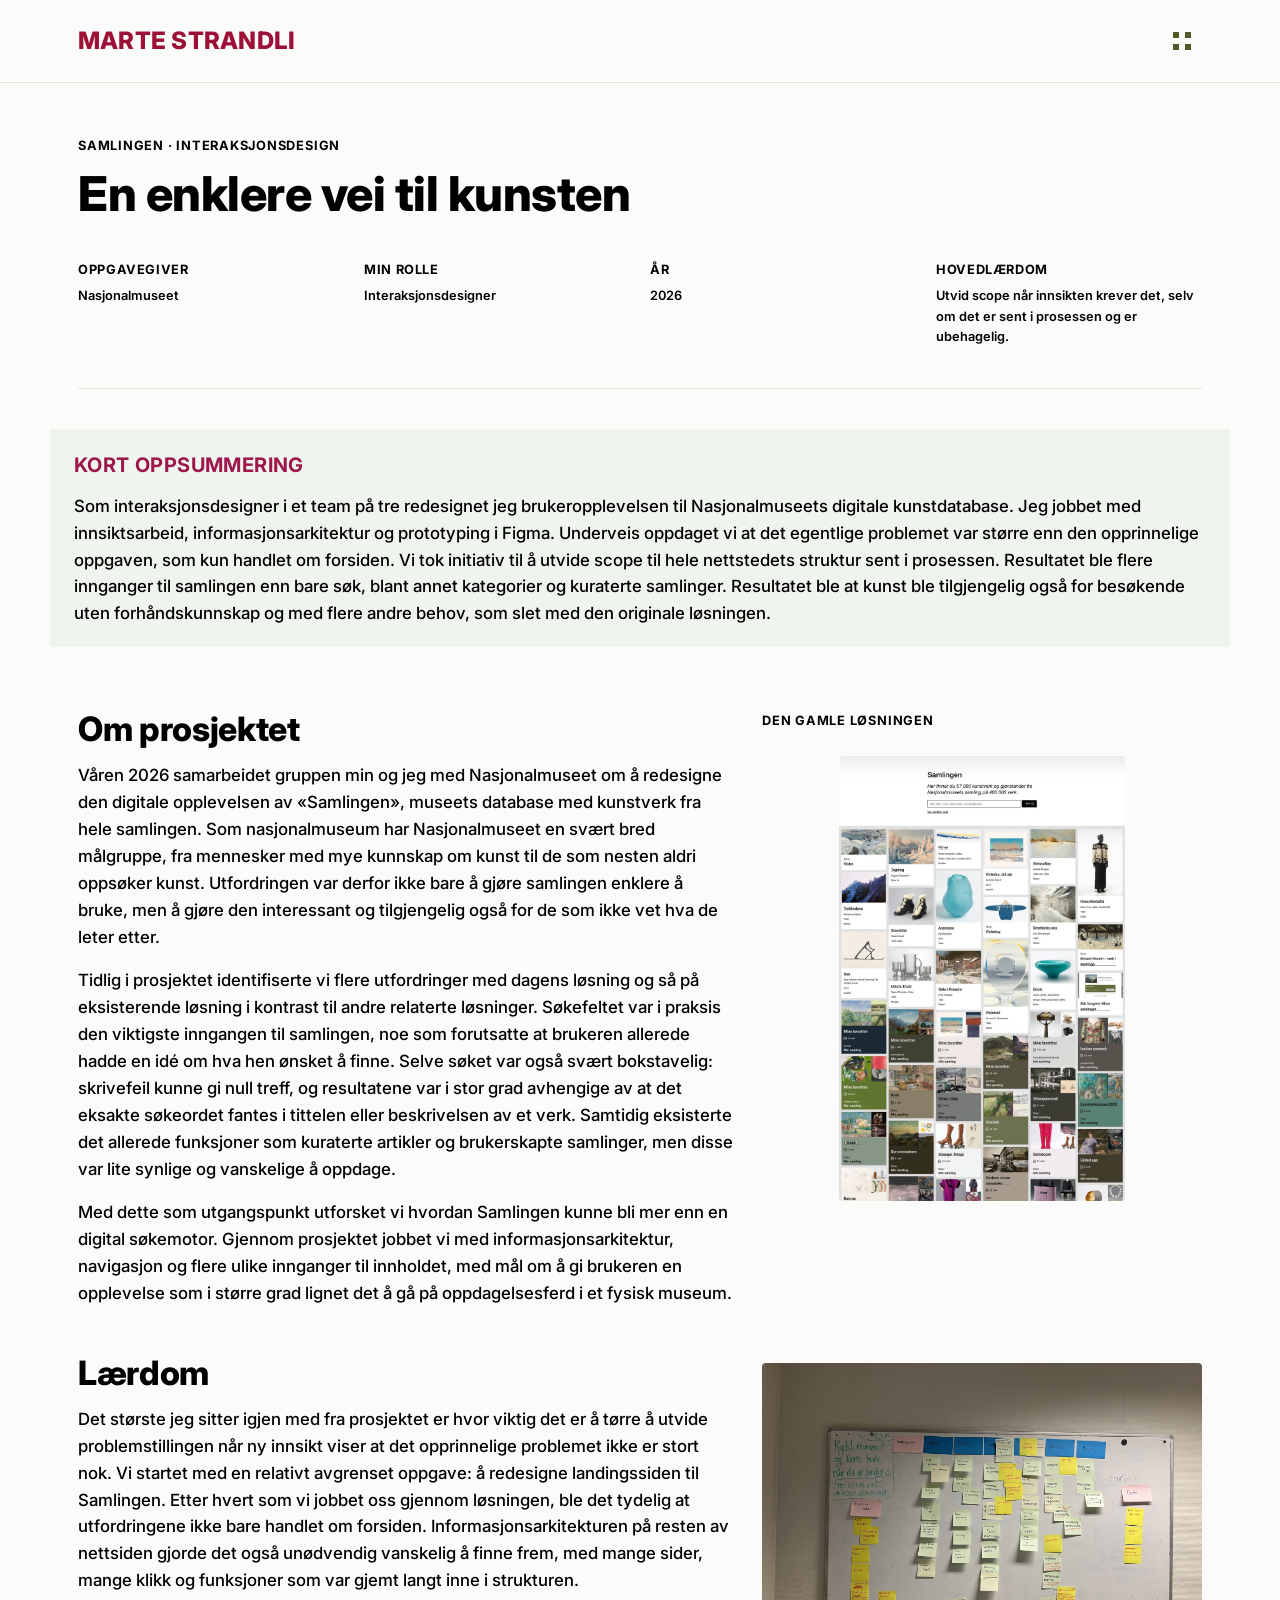
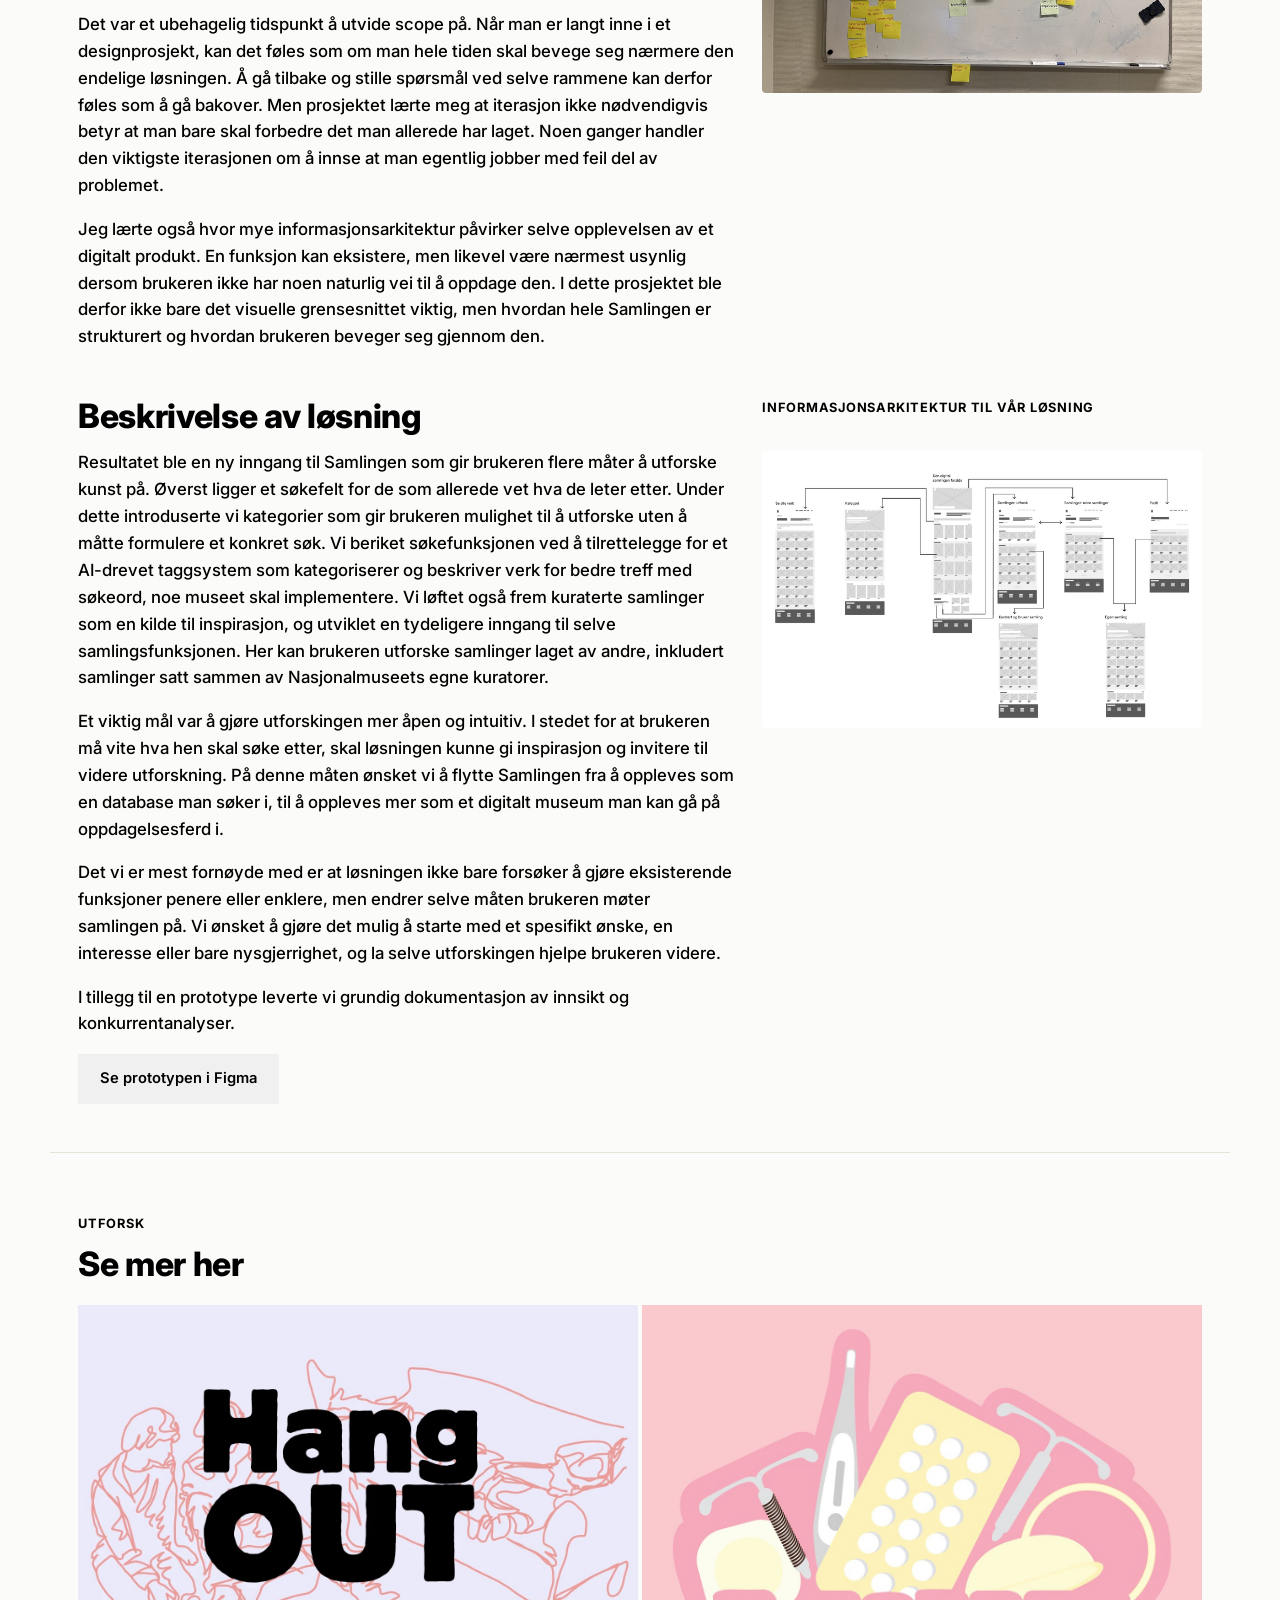
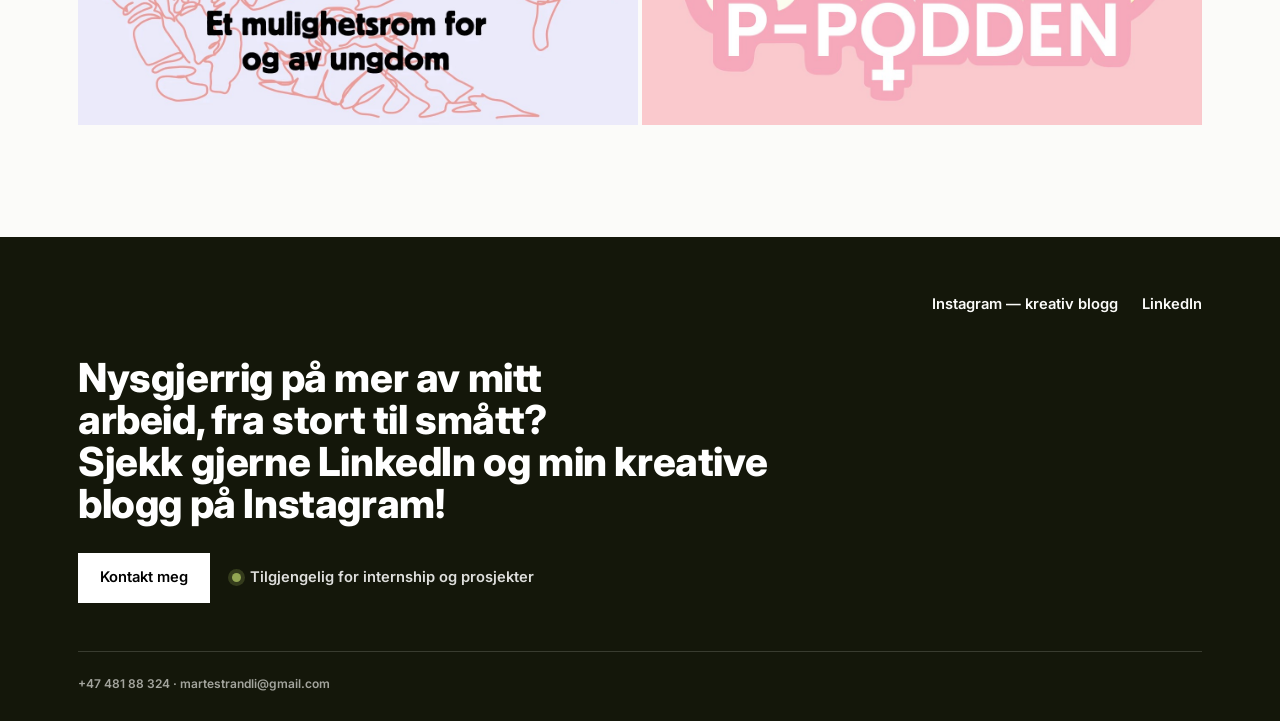
<file: prosjekter/samlingen.html>
<!DOCTYPE html>
<html lang="no">
<head>
<meta charset="UTF-8">
<meta name="viewport" content="width=device-width, initial-scale=1.0">
<title>En enklere vei til kunsten — Marte Strandli</title>
<meta name="description" content="En enklere vei til kunsten — redesign av Samlingen, Nasjonalmuseets digitale kunstdatabase. Interaksjonsdesignprosjekt, 2026.">
<link rel="stylesheet" href="../css/styles.css?v=20260830a"> 
<link rel="icon" type="image/png" sizes="32x32" href="../images/favicon-32.png">
<link rel="icon" type="image/png" sizes="16x16" href="../images/favicon-16.png">
<link rel="icon" href="../images/favicon.ico">
<link rel="apple-touch-icon" sizes="180x180" href="../images/apple-touch-icon.png">
</head>
<body>

<header class="site-header">
  <div class="container nav">
    <a href="../index.html" class="nav-logo">MARTE STRANDLI</a>
    <button class="nav-menu-btn" aria-label="Meny" aria-expanded="false">
      <span class="dots">
        <i class="tl"></i><i class="tr"></i>
        <i class="c"></i>
        <i class="bl"></i><i class="br"></i>
      </span>
    </button>
    <ul class="nav-links">
      <li><a href="../prosjekter.html" aria-current="page">Prosjekter</a></li>
      <li><a href="../om-meg.html">Om meg</a></li>
      <li><a href="../kontakt.html">Kontakt</a></li>
    </ul>
  </div>
</header>

<main>

  <section class="project-hero container">
    <span class="eyebrow">Samlingen · Interaksjonsdesign</span>
    <h1>En enklere vei til kunsten</h1>
    <dl class="project-meta-grid">
      <div><dt>Oppgavegiver</dt><dd>Nasjonalmuseet</dd></div>
      <div><dt>Min rolle</dt><dd>Interaksjonsdesigner</dd></div>
      <div><dt>År</dt><dd>2026</dd></div>
      <div><dt>Hovedlærdom</dt><dd>Utvid scope når innsikten krever det, selv om det er sent i prosessen og er ubehagelig.</dd></div>
    </dl>

  </section>
  
  <section class="summary-box container">
    <span class="summary-label">Kort oppsummering</span>
    <p>Som interaksjonsdesigner i et team på tre redesignet jeg brukeropplevelsen til Nasjonalmuseets digitale kunstdatabase. Jeg jobbet med innsiktsarbeid, informasjonsarkitektur og prototyping i Figma. Underveis oppdaget vi at det egentlige problemet var større enn den opprinnelige oppgaven, som kun handlet om forsiden. Vi tok initiativ til å utvide scope til hele nettstedets struktur sent i prosessen. Resultatet ble flere innganger til samlingen enn bare søk, blant annet kategorier og kuraterte samlinger. Resultatet ble at kunst ble tilgjengelig også for besøkende uten forhåndskunnskap og med flere andre behov, som slet med den originale løsningen.</p>
  </section>
  <div class="container project-body">

    <div class="text-media-row">
      <section class="project-body-text project-intro">
        <h2>Om prosjektet</h2>
        <p>Våren 2026 samarbeidet gruppen min og jeg med Nasjonalmuseet om å redesigne den digitale opplevelsen av «Samlingen», museets database med kunstverk fra hele samlingen. Som nasjonalmuseum har Nasjonalmuseet en svært bred målgruppe, fra mennesker med mye kunnskap om kunst til de som nesten aldri oppsøker kunst. Utfordringen var derfor ikke bare å gjøre samlingen enklere å bruke, men å gjøre den interessant og tilgjengelig også for de som ikke vet hva de leter etter.</p>
        <p>Tidlig i prosjektet identifiserte vi flere utfordringer med dagens løsning og så på eksisterende løsning i kontrast til andre relaterte løsninger. Søkefeltet var i praksis den viktigste inngangen til samlingen, noe som forutsatte at brukeren allerede hadde en idé om hva hen ønsket å finne. Selve søket var også svært bokstavelig: skrivefeil kunne gi null treff, og resultatene var i stor grad avhengige av at det eksakte søkeordet fantes i tittelen eller beskrivelsen av et verk. Samtidig eksisterte det allerede funksjoner som kuraterte artikler og brukerskapte samlinger, men disse var lite synlige og vanskelige å oppdage.</p>
        <p>Med dette som utgangspunkt utforsket vi hvordan Samlingen kunne bli mer enn en digital søkemotor. Gjennom prosjektet jobbet vi med informasjonsarkitektur, navigasjon og flere ulike innganger til innholdet, med mål om å gi brukeren en opplevelse som i større grad lignet det å gå på oppdagelsesferd i et fysisk museum.</p>
      </section>
      <div class="side-media">
        <span class="eyebrow">Den gamle løsningen</span>
        <figure class="media media-natural" style="width: 65%; margin: 0 auto;">
          <img src="../images/samlingen-4.jpg" alt="Skjermbilde av forsiden til den gamle løsningen" loading="lazy">
          <div class="media-fallback"><code>images/samlingen-4.jpg</code></div>
        </figure>
      </div>
    </div>

    <div class="text-media-row">
      <section class="project-body-text">
        <h2>Lærdom</h2>
        <p>Det største jeg sitter igjen med fra prosjektet er hvor viktig det er å tørre å utvide problemstillingen når ny innsikt viser at det opprinnelige problemet ikke er stort nok. Vi startet med en relativt avgrenset oppgave: å redesigne landingssiden til Samlingen. Etter hvert som vi jobbet oss gjennom løsningen, ble det tydelig at utfordringene ikke bare handlet om forsiden. Informasjonsarkitekturen på resten av nettsiden gjorde det også unødvendig vanskelig å finne frem, med mange sider, mange klikk og funksjoner som var gjemt langt inne i strukturen.</p>
        <p>Det var et ubehagelig tidspunkt å utvide scope på. Når man er langt inne i et designprosjekt, kan det føles som om man hele tiden skal bevege seg nærmere den endelige løsningen. Å gå tilbake og stille spørsmål ved selve rammene kan derfor føles som å gå bakover. Men prosjektet lærte meg at iterasjon ikke nødvendigvis betyr at man bare skal forbedre det man allerede har laget. Noen ganger handler den viktigste iterasjonen om å innse at man egentlig jobber med feil del av problemet.</p>
        <p>Jeg lærte også hvor mye informasjonsarkitektur påvirker selve opplevelsen av et digitalt produkt. En funksjon kan eksistere, men likevel være nærmest usynlig dersom brukeren ikke har noen naturlig vei til å oppdage den. I dette prosjektet ble derfor ikke bare det visuelle grensesnittet viktig, men hvordan hele Samlingen er strukturert og hvordan brukeren beveger seg gjennom den.</p>
      </section>
      <div class="side-media">
        <figure class="media media-natural">
          <img src="../images/samlingen-1.jpg" alt="Whiteboard med idémyldring og informasjonsarkitektur for Samlingen" loading="lazy">
          <div class="media-fallback"><code>images/samlingen-1.jpg</code></div>
        </figure>
      </div>
    </div>

    <div class="text-media-row">
      <section class="project-body-text">
        <h2>Beskrivelse av løsning</h2>
        <p>Resultatet ble en ny inngang til Samlingen som gir brukeren flere måter å utforske kunst på. Øverst ligger et søkefelt for de som allerede vet hva de leter etter. Under dette introduserte vi kategorier som gir brukeren mulighet til å utforske uten å måtte formulere et konkret søk. Vi beriket søkefunksjonen ved å tilrettelegge for et AI-drevet taggsystem som kategoriserer og beskriver verk for bedre treff med søkeord, noe museet skal implementere. Vi løftet også frem kuraterte samlinger som en kilde til inspirasjon, og utviklet en tydeligere inngang til selve samlingsfunksjonen. Her kan brukeren utforske samlinger laget av andre, inkludert samlinger satt sammen av Nasjonalmuseets egne kuratorer.</p>
        <p>Et viktig mål var å gjøre utforskingen mer åpen og intuitiv. I stedet for at brukeren må vite hva hen skal søke etter, skal løsningen kunne gi inspirasjon og invitere til videre utforskning. På denne måten ønsket vi å flytte Samlingen fra å oppleves som en database man søker i, til å oppleves mer som et digitalt museum man kan gå på oppdagelsesferd i.</p>
        <p>Det vi er mest fornøyde med er at løsningen ikke bare forsøker å gjøre eksisterende funksjoner penere eller enklere, men endrer selve måten brukeren møter samlingen på. Vi ønsket å gjøre det mulig å starte med et spesifikt ønske, en interesse eller bare nysgjerrighet, og la selve utforskingen hjelpe brukeren videre.</p>
        <p>I tillegg til en prototype leverte vi grundig dokumentasjon av innsikt og konkurrentanalyser.</p>
        <div class="btn-row"><a class="btn" href="https://www.figma.com/proto/jJIGyvUD7aJapM3UmOjZ1y/Nam.?page-id=667%3A5473&node-id=667-8959&viewport=348%2C-83%2C0.09&t=uBim9vj5njaeCrPe-9&scaling=min-zoom&content-scaling=fixed&starting-point-node-id=667%3A8959" target="_blank" rel="noopener">Se prototypen i Figma</a></div>
      </section>
      <div class="side-media">
        <span class="eyebrow">Informasjonsarkitektur til vår løsning</span>
        <figure class="media media-natural">
          <img src="../images/samlingen-2.jpg" alt="Flytskjema/wireframes over de ulike sidene og navigasjonen i løsningen" loading="lazy">
          <div class="media-fallback"><code>images/samlingen-2.jpg</code></div>
        </figure>
      </div>
    </div>

  </div>

  <section class="explore container">
    <span class="eyebrow">Utforsk</span>
    <h2>Se mer her</h2>
    <div class="explore-grid">
      <a class="project-card" href="hangout.html">
        <figure class="media">
          <img src="../images/hangout-cover.jpg" alt="Cover for prosjektet HangOUT" loading="lazy">
          <div class="media-fallback"><code>images/hangout-cover.jpg</code></div>
        </figure>
        <div class="card-caption">
          <h3>HangOUT</h3>
        </div>
      </a>
      <a class="project-card" href="p-podden.html">
        <figure class="media">
          <img src="../images/p-podden-cover.jpg" alt="Cover for prosjektet P-Podden" loading="lazy">
          <div class="media-fallback"><code>images/p-podden-cover.jpg</code></div>
        </figure>
        <div class="card-caption">
          <h3>P-Podden</h3>
        </div>
      </a>
    </div>
  </section>

</main>

<footer class="site-footer">
  <div class="container">
    <div class="footer-links">
      <a href="https://instagram.com/marte.drawing/" target="_blank" rel="noopener">Instagram — kreativ blogg</a>
      <a href="https://www.linkedin.com/in/marte-strandli-75b843299/" target="_blank" rel="noopener">LinkedIn</a>
    </div>
    <h2 class="footer-heading">Nysgjerrig på mer av mitt arbeid, fra stort til smått?<br>Sjekk gjerne LinkedIn og min kreative blogg på Instagram!</h2>
    <div class="footer-cta">
      <a class="btn btn-on-dark" href="../kontakt.html">Kontakt meg</a>
      <span class="footer-status"><span class="dot"></span>Tilgjengelig for internship og prosjekter</span>
    </div>
    <div class="footer-bottom">
      <span>+47 481 88 324 · martestrandli@gmail.com</span>
    </div>
  </div>
</footer>

<script src="../js/main.js?v=20260826f"></script>
</body>
</html>
</file>
<file: css/styles.css>
/* ==========================================================================
   Marte Strandli — portefølje
   Enkel, avhengighetsfri CSS. Ingen byggeverktøy nødvendig.
   ========================================================================== */

@import url('https://fonts.googleapis.com/css2?family=Inter:ital,wght@0,400;0,500;0,600;0,700;0,800;0,900;1,400&display=swap');

:root{
  /* --- Farger — Marte sin EKTE palett (oppgitt 2026-08-25) ---
     Grønn rampe: #14170A (mørkest) → #4F5A2A (mørk) → #707F3E (grønn) → #93A653 (lys)
     Rosa rampe: #9E1137 (mørk) → #DE1C51 (rosa) → #FA657E (lys)
     Regel: ALL tekst skal være en av disse fargene, eller sort/hvit — ingen andre farger.
     Bruk: grønn = ringer/prikk/mørke knapper. Rosa = overskrifter/lenker/logo. Sort = brødtekst/strukturelle titler. */
  --paper: #fbfbf9;
  --paper-raised: #ffffff;
  --ink: #000000;
  /* ink-soft/ink-faint pekte tidligere på gråtoner — nå satt til ren sort,
     slik at ALL "grå" tekst (ingresser, bildetekster, metadata) blir sort i stedet. */
  --ink-soft: #000000;
  --ink-faint: #000000;
  --line: color-mix(in srgb, #707f3e 20%, #ffffff);
  --line-strong: color-mix(in srgb, #707f3e 42%, #ffffff);

  --chip: color-mix(in srgb, #000000 6%, #ffffff);
  --chip-hover: color-mix(in srgb, #000000 11%, #ffffff);

  --green-darkest: #14170a;
  --green-mid-dark: #32381a; /* midt imellom darkest og deep, prøvd på footeren 2026-08-25 */
  --green: #707f3e;
  --green-deep: #4f5a2a;
  --green-bright: #93a653;
  --green-soft: color-mix(in srgb, #93a653 28%, #ffffff);

  --pink: #de1c51;
  --pink-strong: #9e1137;
  --pink-light: #fa657e;

  --accent-contrast: #ffffff;

  /* --- Typografi --- */
  --font-display: "Inter", -apple-system, "Helvetica Neue", Arial, sans-serif;
  --font-body: "Inter", -apple-system, "Segoe UI", sans-serif;
  --font-label: "Inter", -apple-system, "Segoe UI", sans-serif;

  --fs-hero: clamp(2.8rem, 8vw, 6.2rem);
  --fs-h1: clamp(2rem, 4.5vw, 3rem);
  --fs-h2: clamp(1.5rem, 3vw, 2.1rem);
  --fs-h3: 1.2rem;
  --fs-body: 1.05rem;
  --fs-small: 0.92rem;
  --fs-label: 0.8rem;

  --container: 1180px;
  --radius: 0px;
  --gap: 4px;
}

*, *::before, *::after{ box-sizing: border-box; }
html{ scroll-behavior: smooth; }
body{
  margin: 0;
  background: var(--paper);
  color: var(--ink);
  font-family: var(--font-body);
  font-size: var(--fs-body);
  line-height: 1.6;
  -webkit-font-smoothing: antialiased;
}
@media (prefers-reduced-motion: reduce){
  html{ scroll-behavior: auto; }
  *{ animation-duration: 0.001ms !important; transition-duration: 0.001ms !important; }
}

img{ max-width: 100%; display: block; }
figure{ margin: 0; }
a{ color: inherit; text-decoration: none; }
a:focus-visible, button:focus-visible, input:focus-visible, textarea:focus-visible{
  outline: 2px solid var(--green);
  outline-offset: 3px;
}
button{ font-family: inherit; cursor: pointer; }

.container{
  max-width: var(--container);
  margin: 0 auto;
  padding: 0 28px;
}

h1, h2, h3{
  font-family: var(--font-display);
  font-weight: 800;
  line-height: 1.05;
  margin: 0;
  letter-spacing: -0.01em;
  text-wrap: balance;
}
h1{ font-size: var(--fs-h1); }
h2{ font-size: var(--fs-h2); }
h3{ font-size: var(--fs-h3); font-weight: 700; }

p{ margin: 0 0 1em; max-width: 62ch; color: var(--ink); font-weight: 500; }
p:last-child{ margin-bottom: 0; }

.eyebrow{
  font-family: var(--font-label);
  font-weight: 700;
  font-size: var(--fs-label);
  letter-spacing: 0.06em;
  text-transform: uppercase;
  color: var(--ink);
  display: inline-block;
  margin-bottom: 12px;
}

.hero-eyebrow{ color: var(--green-deep); }

.pink-link{ color: var(--pink-light); font-weight: 600; text-decoration: underline; text-decoration-color: color-mix(in srgb, var(--pink-light) 50%, transparent); text-underline-offset: 2px; }
.pink-link:hover{ color: var(--pink-strong); }

/* ---------- Knapper ---------- */
.btn{
  display: inline-flex;
  align-items: center;
  justify-content: center;
  gap: 8px;
  padding: 13px 22px;
  border: none;
  border-radius: var(--radius);
  font-family: var(--font-label);
  font-weight: 600;
  font-size: var(--fs-small);
  background: var(--chip);
  color: var(--ink);
  transition: background 0.15s ease, color 0.15s ease;
}
.btn:hover{ background: var(--chip-hover); }
.btn.btn-dark{ background: var(--green-deep); color: #fff; }
.btn.btn-dark:hover{ background: var(--ink); }
.btn.btn-on-dark{ background: #ffffff; color: var(--ink); }
.btn.btn-on-dark:hover{ background: var(--chip); }
.btn .btn-check{ color: var(--green); display:none; }
.btn.is-copied .btn-check{ display:inline; }
.btn.is-copied .btn-default{ display:none; }
.btn.btn-block{ width: 100%; }
.btn-row{ display: flex; flex-wrap: wrap; gap: 12px; margin-top: 10px; }

/* ---------- "Kommende prosjekt"-boks (prosjekter.html) ---------- */
.coming-soon-box{
  display: none;
  max-width: 420px;
  padding: 22px 24px;
  border: 3px solid var(--pink);
  background: var(--paper-raised);
}
.coming-soon-box.is-visible{ display: block; }
.coming-soon-box .eyebrow{ color: var(--pink-strong); margin-bottom: 10px; }
.coming-soon-box p{ max-width: none; margin: 0; }

.email-copy-wrap{
  position: relative;
  display: inline-block;
}
.email-copy{
  display: inline-flex;
  align-items: center;
  gap: 10px;
  background: none;
  border: none;
  padding: 0;
  font-family: var(--font-body);
  font-weight: 600;
  font-size: 1rem;
  color: var(--ink);
}
.email-copy svg{ width: 17px; height: 17px; flex: none; color: var(--ink-faint); }

/* Boble som følger musepekeren, som på den ekte Framer-siden */
.copy-tooltip{
  position: absolute;
  top: 0;
  left: 0;
  transform: translate(-50%, -135%);
  background: color-mix(in srgb, var(--ink) 58%, white);
  color: #fff;
  padding: 8px 16px;
  border-radius: 999px;
  font-family: var(--font-label);
  font-weight: 600;
  font-size: 0.85rem;
  white-space: nowrap;
  opacity: 0;
  pointer-events: none;
  transition: opacity 0.12s ease, background 0.12s ease;
  z-index: 5;
}
.email-copy-wrap:hover .copy-tooltip{ opacity: 1; }
.copy-tooltip.is-copied{ background: var(--ink); }
@media (hover: none){
  /* Ingen musepeker på mobil/touch — vis en enkel bekreftelse i midten i stedet */
  .copy-tooltip{ left: 50% !important; transform: translate(-50%, -135%); }
}

/* ---------- Header / navigasjon ---------- */
.site-header{
  position: sticky;
  top: 0;
  z-index: 40;
  background: color-mix(in srgb, var(--paper) 88%, transparent);
  backdrop-filter: blur(8px);
  border-bottom: 1px solid var(--line);
}
.nav{
  display: flex;
  align-items: center;
  padding-top: 18px;
  padding-bottom: 18px;
  position: relative;
}
.nav-logo{
  font-family: var(--font-display);
  font-weight: 800;
  font-size: 1.5rem;
  letter-spacing: 0.01em;
  color: var(--pink-strong);
}

.nav-menu-btn{
  width: 40px;
  height: 40px;
  display: grid;
  place-items: center;
  background: none;
  border: none;
  border-radius: var(--radius);
  flex: none;
  cursor: pointer;
  /* Ikonet skal alltid stå lengst til høyre i navbaren, uansett om
     lenkene er åpne eller lukket — se .nav-links order:1 nedenfor. */
  order: 2;
}

@media (max-width: 1180px){
  .nav-menu-btn{
    margin-right: 6px;
  }
}

.nav-menu-btn:hover .dots i{ background: var(--green-darkest); }

/* Meny-ikonet: 5 firkanter i et "quincunx"-mønster (4 hjørner + 1 midt).
   I hvilemodus vises KUN de 4 hjørnene. Når du klikker ikonet, kommer den
   midterste (lysegrønne) firkanten frem, og undermenyen ruller ut fra
   ikonet. Klikk ikonet igjen for å rulle den sammen igjen. */
.nav-menu-btn .dots{
  display: grid;
  grid-template-columns: repeat(3, 6px);
  grid-template-rows: repeat(3, 6px);
  gap: 0;
  width: 18px;
  height: 18px;
}
.nav-menu-btn .dots i{
  width: 6px;
  height: 6px;
  background: var(--green-deep);
  display: block;
  transition: background 0.15s ease, opacity 0.2s ease, transform 0.2s ease;
}
.nav-menu-btn .dots i.tl{ grid-column: 1; grid-row: 1; }
.nav-menu-btn .dots i.tr{ grid-column: 3; grid-row: 1; }
.nav-menu-btn .dots i.c{
  grid-column: 2; grid-row: 2;
  background: var(--green-bright);
  opacity: 0;
  transform: scale(0.3);
}
.nav-menu-btn .dots i.bl{ grid-column: 1; grid-row: 3; }
.nav-menu-btn .dots i.br{ grid-column: 3; grid-row: 3; }

/* Åpen meny: den midterste firkanten kommer frem */
.site-header.is-open .nav-menu-btn .dots i.c{ opacity: 1; transform: scale(1); }

/* Nav-lenkene er skjult som standard og "rullet inn" i ikonet (bredde 0).
   Klikk på ikonet ruller dem ut til venstre for ikonet, i selve navbaren —
   ikonet selv blir stående helt til høyre hele tiden (se order ovenfor). */
.nav-links{
  order: 1;
  list-style: none;
  /* margin-left:auto dytter lenke-gruppen (+ ikonet, som følger rett etter)
     helt til høyre i navbaren, mens margin-right holder dem tett inntil ikonet. */
  margin: 0 6px 0 auto;
  padding: 0;
  display: flex;
  align-items: center;
  gap: 4px;
  max-width: 0;
  opacity: 0;
  overflow: hidden;
  white-space: nowrap;
  pointer-events: none;
  transition: max-width 0.4s ease, opacity 0.25s ease;
}
.site-header.is-open .nav-links{
  max-width: 420px;
  opacity: 1;
  pointer-events: auto;
}
.nav-links a{
  display: block;
  padding: 11px 14px;
  font-weight: 600;
  font-size: 0.95rem;
  white-space: nowrap;
}
.nav-links a:hover{ color: color-mix(in srgb, var(--ink) 55%, white); }
.nav-links a[aria-current="page"]{ color: var(--green-deep); }

@media (max-width: 640px){
  /* På smale skjermer fyller menyen hele skjermen når den er åpen, med
     lenkene stort og midtstilt (samme mønster som Framer-siden), i stedet
     for en liten nedtrekksboks under ikonet. */
  .nav-links{
    flex-direction: column;
    align-items: center;
    justify-content: center;
    max-width: 0;
    width: 100%;
    margin: 0;
    padding: 0;
    position: fixed;
    top: 0;
    left: 0;
    width: 100vw;
    height: 100vh;
    gap: 28px;
    background: var(--paper);
    border: none;
    box-shadow: none;
    transform: none;
    transition: max-width 0.35s ease, opacity 0.25s ease;
  }
  .site-header.is-open .nav-links{
    max-width: 100vw;
    transform: none;
  }
  .nav-links a{
    font-size: 1.8rem;
    font-weight: 700;
    padding: 6px 0;
  }
  /* Logo og meny-ikon skal ligge over det fullskjerm-menyen, slik at de
     forblir synlige (og ikonet klikkbart, for å lukke menyen) når
     menyen er åpen på mobil. */
  .nav-logo, .nav-menu-btn{
    position: relative;
    z-index: 1;
  }
}

/* ---------- Hero (forside) ---------- */
.hero{
  padding-top: 32px;
  padding-bottom: 40px;
  display: grid;
  grid-template-columns: 1fr auto;
  gap: 40px;
  align-items: start;
}
.hero h1{
  font-size: var(--fs-hero);
  text-transform: uppercase;
}
.media.hero-avatar{
  --ar: 1/1;
  width: 340px;
  margin-right: 24px;
  border-radius: 50%;
  border: 10px solid var(--green);
  flex: none;
  padding: 4px;
  /* Vokser ut fra en liten grønn sirkel til full størrelse hver gang siden lastes,
     akkurat som på Marte sitt ekte site (se skjermopptaket hun sendte). */
  animation: avatarGrow 2s cubic-bezier(0.16, 1, 0.3, 1) both;
}
.media.hero-avatar img{ border-radius: 50%; }
@keyframes avatarGrow{
  from{ transform: scale(0.22); opacity: 0; }
  to{ transform: scale(1); opacity: 1; }
}
@media (max-width: 640px){
  .hero{ grid-template-columns: 1fr; }
  .media.hero-avatar{ width: 220px; margin-right: 0; }
}

.hero-email{ margin-top: 22px; }

/* ---------- Tekst ease-in ved sideåpning ----------
   All tekst i <main> og bunntekst glir mykt inn når siden lastes,
   i stedet for å dukke brått opp. Header/navigasjon er bevisst
   holdt utenfor, siden den skal være klikkbar med en gang. */
@keyframes textEaseIn{
  from{ opacity: 0; transform: translateY(14px); }
  to{ opacity: 1; transform: translateY(0); }
}
main h1, main h2, main h3, main p, main .eyebrow, main dt, main dd,
main .meta, main .caption, main .contact-detail a, main .qa-question,
main .email-copy, main .btn,
.site-footer h2, .site-footer .footer-links a, .site-footer .footer-status,
.site-footer .footer-bottom{
  animation: textEaseIn 0.7s cubic-bezier(0.16, 1, 0.3, 1) both;
}

/* ---------- Intro / velkomst-tekst ---------- */
.intro{
  padding-top: 16px;
  padding-bottom: 56px;
  border-bottom: 1px solid var(--line);
  display: flex;
  justify-content: flex-end;
}
.intro > div{ max-width: 620px; }
.intro h2{ color: var(--pink); margin-bottom: 14px; }
.intro p{ font-size: 1.05rem; }
@media (max-width: 780px){
  .intro{ justify-content: flex-start; }
  .intro > div{ max-width: none; }
}

/* ---------- Seksjon ---------- */
.section{ padding-top: 56px; padding-bottom: 56px; }
.section-head{
  display: flex;
  justify-content: space-between;
  align-items: center;
  gap: 20px;
  margin-bottom: 28px;
  flex-wrap: wrap;
}
.meta, .section-head .meta{
  font-family: var(--font-label);
  font-weight: 700;
  font-size: var(--fs-small);
  color: var(--ink);
}

/* Overskrift + årstall-rad (f.eks. "PROSJEKTER" + "2023 – d.d") —
   brukes i stedet for negative marginer, slik at teksten alltid
   følger rette marger uansett skjermstørrelse. */
.hero-heading-row{
  display: flex;
  justify-content: space-between;
  align-items: flex-end;
  gap: 20px;
  flex-wrap: wrap;
}

/* ---------- Prosjekt-grid ---------- */
.project-grid{
  display: grid;
  grid-template-columns: repeat(2, 1fr);
  gap: var(--gap);
}
@media (max-width: 720px){
  .project-grid{ grid-template-columns: 1fr; }
}
.project-card{ display: block; position: relative; }
.project-card .media{ --ar: 4/3; border-radius: 0; }
.project-card .card-caption{
  position: absolute;
  left: 0; right: 0; bottom: 0;
  padding: 16px 18px;
  background: linear-gradient(0deg, rgba(15,18,6,0.62), transparent);
  color: #fff;
  opacity: 0;
  transition: opacity 0.15s ease;
  pointer-events: none;
}
.project-card:hover .card-caption, .project-card:focus-visible .card-caption{ opacity: 1; }
.project-card .card-caption h3{ color: #fff; margin-bottom: 2px; }
.project-card .card-caption .card-tag{
  font-family: var(--font-label);
  font-weight: 600;
  font-size: var(--fs-label);
  color: color-mix(in srgb, #fff 80%, transparent);
}

/* ---------- Bilde-container med fallback ---------- */
.media{
  position: relative;
  display: block;
  width: 100%;
  aspect-ratio: var(--ar, 4 / 3);
  overflow: hidden;
  background: linear-gradient(135deg, var(--green-soft), var(--paper-raised));
}
.media img{
  position: absolute;
  inset: 0;
  width: 100%;
  height: 100%;
  object-fit: cover;
  opacity: 1;
}
.media img.is-missing{ opacity: 0; }
.media-fallback{
  position: absolute;
  inset: 0;
  display: flex;
  flex-direction: column;
  align-items: center;
  justify-content: center;
  gap: 6px;
  text-align: center;
  padding: 16px;
  opacity: 0;
  pointer-events: none;
  transition: opacity 0.15s ease;
  font-family: var(--font-label);
  font-weight: 600;
  color: var(--ink-faint);
}
.media img.is-missing ~ .media-fallback{ opacity: 1; }
.media-fallback svg{ width: 22px; height: 22px; opacity: 0.6; }
.media-fallback code{
  font-size: 11px;
  background: var(--paper-raised);
  border: 1px solid var(--line-strong);
  padding: 2px 6px;
  border-radius: 4px;
  color: var(--ink-soft);
  word-break: break-all;
}

/* ---------- Bilderamme (grønn/rosa) ---------- */
.photo-frame{ display: flex; gap: 24px; align-items: center; }
.photo-frame .media{
  border: 12px solid var(--green);
  flex: none;
  width: min(360px, 100%);
}
.photo-frame.frame-pink .media{ border-color: var(--pink); }
.photo-frame .caption{ color: var(--ink-soft); font-size: 0.92rem; max-width: 30ch; }
@media (max-width: 640px){
  .photo-frame{ flex-direction: column; align-items: flex-start; }
  .photo-frame .media{ width: 100%; }
}

/* ---------- Om meg-teaser (forside) ---------- */
.section-justify p{ text-align: justify; max-width: 74ch; }

/* ---------- Om meg / Q&A ---------- */
.om-hero{ padding-top: 56px; padding-bottom: 32px; text-align: center; }
.om-hero .eyebrow{ display: block; font-size: 1.05rem; }
.om-hero h1{ text-transform: uppercase; font-size: clamp(2.6rem, 6vw, 4.2rem); }
.om-body p{ text-align: justify; }

.om-bio-grid{
  display: grid;
  grid-template-columns: 1fr 1fr;
  gap: 40px;
}
@media (max-width: 780px){
  .om-bio-grid{ grid-template-columns: 1fr; gap: 20px; }
}

.qa-list{ border-top: 1px solid var(--line); }
.qa-item{
  border-bottom: 1px solid var(--line);
  background: var(--chip);
  border-radius: var(--radius);
  margin-bottom: 10px;
  padding: 0 18px;
  border: none;
}
.qa-question{
  width: 100%;
  background: none;
  border: none;
  text-align: left;
  padding: 20px 0;
  display: flex;
  justify-content: space-between;
  align-items: center;
  gap: 16px;
  font-family: var(--font-display);
  font-weight: 700;
  font-size: 1.02rem;
  color: var(--ink);
}
.qa-question .plus{
  flex: none;
  width: 20px; height: 20px;
  position: relative;
}
.qa-question .plus::before, .qa-question .plus::after{
  content: "";
  position: absolute;
  background: var(--ink);
  transition: transform 0.2s ease;
}
.qa-question .plus::before{ left: 0; top: 50%; width: 100%; height: 1.5px; transform: translateY(-50%); }
.qa-question .plus::after{ top: 0; left: 50%; width: 1.5px; height: 100%; transform: translateX(-50%); }
.qa-item[data-open="true"] .plus::after{ transform: translateX(-50%) rotate(90deg); opacity: 0; }
.qa-answer{
  max-height: 0;
  overflow: hidden;
  transition: max-height 0.25s ease;
}
.qa-item[data-open="true"] .qa-answer{ max-height: 300px; }
.qa-answer p{ padding-bottom: 20px; }

/* ---------- Kontakt ---------- */
.contact-hero{ padding-top: 56px; padding-bottom: 40px; }
.contact-hero h1{ text-transform: uppercase; }
.contact-hero.hero-pink h1{ color: var(--pink); }
.contact-hero .email-copy{ margin-top: 20px; }

.contact-form{
  display: grid;
  gap: 12px;
  max-width: 620px;
  margin: 40px 0;
}
.contact-form input,
.contact-form textarea{
  width: 100%;
  border: none;
  border-radius: var(--radius);
  background: var(--chip);
  padding: 16px 18px;
  font-family: var(--font-body);
  font-size: 1rem;
  color: var(--ink);
  resize: vertical;
}
.contact-form input::placeholder,
.contact-form textarea::placeholder{ color: var(--ink-faint); }
.contact-form textarea{ min-height: 140px; }
.contact-form .hp-field{ position: absolute; left: -9999px; }

.contact-details{
  display: grid;
  grid-template-columns: repeat(3, 1fr);
  gap: 24px;
  padding-top: 40px;
  padding-bottom: 40px;
  border-top: 1px solid var(--line);
}
@media (max-width: 720px){
  .contact-details{ grid-template-columns: 1fr; }
}
.contact-detail .eyebrow{ display: block; }
.contact-detail a{ font-family: var(--font-label); font-weight: 700; font-size: var(--fs-small); }
.contact-detail a:hover{ color: var(--green); }

/* ---------- Prosjekt-detaljside ---------- */
.project-hero{ padding-top: 48px; padding-bottom: 0; }
.project-meta-grid{
  display: grid;
  grid-template-columns: repeat(4, 1fr);
  gap: 20px;
  padding: 28px 0 40px;
  border-bottom: 1px solid var(--line);
  margin-bottom: 40px;
  font-family: var(--font-label);
  font-weight: 600;
  font-size: var(--fs-label);
}
@media (max-width: 720px){
  .project-meta-grid{ grid-template-columns: repeat(2, 1fr); }
}
.project-meta-grid dt{ color: var(--ink); font-weight: 700; text-transform: uppercase; letter-spacing: 0.05em; margin-bottom: 6px; }
.project-meta-grid dd{ margin: 0; color: var(--ink); }
.project-cover{ --ar: 16/9; margin-bottom: 48px; border-radius: 0; }
.project-body{ display: grid; gap: 48px; margin-bottom: 48px; }
.project-body h2{ margin-bottom: 16px; }
.project-body .media{ --ar: 16/9; margin: 8px 0 4px; }
.project-body .media.portrait{ --ar: 3/4; max-width: 480px; }
.project-body-text{ max-width: 68ch; }
.project-body-text p{ max-width: none; }

/* ---------- Bilde ved siden av tekst (prosjektsider) ---------- */
.text-media-row{ display: flex; gap: 28px; align-items: flex-start; }
.text-media-row .project-body-text{ flex: 1 1 320px; max-width: 68ch; }
.text-media-row .side-media{ display: flex; flex-direction: column; gap: 12px; flex: none; width: min(440px, 100%); }
.text-media-row .side-media .media{ width: 100%; border-radius: 4px; }
.media-natural{ aspect-ratio: auto; background: none; min-height: 160px; }
.media-natural img{ position: static; width: 100%; height: auto; object-fit: initial; }
.media-row-3{ display: grid; grid-template-columns: repeat(3, 1fr); gap: var(--gap); margin-top: 16px; }
.media-row-3 .media{ border-radius: 4px; }
.media-row-2{ display: grid; grid-template-columns: repeat(2, 1fr); gap: var(--gap); width: 100%; }
.media-row-2 .media{ border-radius: 4px; }
.media-row-4{ display: grid; grid-template-columns: repeat(4, 1fr); gap: var(--gap); margin-top: 16px; }
.media-row-4 .media{ border-radius: 4px; }
/* avstand mellom slutten av et avsnitt og neste overskrift, når flere seksjoner deler samme tekstkolonne */
.project-body-text section + section{ margin-top: 48px; }
.project-body-text ol{ margin: 0 0 1em; padding-left: 1.3em; max-width: 62ch; color: var(--ink); font-weight: 500; }
.project-body-text ol li{ margin-bottom: 0.5em; }
.project-body-text ol li:last-child{ margin-bottom: 0; }
.project-body-text ol li .btn-row{ margin-top: 8px; }
@media (max-width: 720px){
  .text-media-row{ flex-direction: column; }
  .text-media-row .side-media{ width: 100%; flex-direction: row; flex-wrap: wrap; }
  .text-media-row .side-media .media{ width: calc(50% - 6px); }
  .media-row-3{ grid-template-columns: 1fr 1fr; }
  .media-row-4{ grid-template-columns: 1fr 1fr; }
}

.explore{
  padding-top: 56px;
  padding-bottom: 56px;
  border-top: 1px solid var(--line);
}
.explore-grid{
  display: grid;
  grid-template-columns: repeat(2, 1fr);
  gap: var(--gap);
  margin-top: 24px;
}
@media (max-width: 720px){
  .explore-grid{ grid-template-columns: 1fr; }
}

/* ---------- 404 ---------- */
.notfound{
  min-height: 100vh;
  display: flex;
  flex-direction: column;
  justify-content: center;
  padding: 56px 28px;
  max-width: var(--container);
  margin: 0 auto;
}
.notfound h1{
  font-size: clamp(3rem, 11vw, 7.5rem);
  line-height: 0.94;
  text-transform: uppercase;
  margin-bottom: 72px;
}
.notfound-bottom{
  display: flex;
  justify-content: space-between;
  align-items: center;
}
.notfound-code{ font-weight: 700; font-size: 1.25rem; color: var(--ink-faint); }

/* ---------- Footer (mørk) ---------- */
.site-footer{
  background: var(--green-darkest);
  color: var(--paper);
  margin-top: 56px;
  padding: 56px 0 28px;
}
.footer-links{
  display: flex;
  justify-content: flex-end;
  gap: 24px;
  font-family: var(--font-label);
  font-weight: 600;
  font-size: var(--fs-small);
  margin-bottom: 40px;
}
.footer-links a:hover{ color: var(--green-bright); }
.footer-heading{
  color: #ffffff;
  font-size: clamp(1.5rem, 4vw, 2.5rem);
  max-width: 26ch;
}
.footer-cta{
  display: flex;
  align-items: center;
  gap: 22px;
  flex-wrap: wrap;
  margin-top: 28px;
}
.footer-status{
  display: inline-flex;
  align-items: center;
  gap: 9px;
  font-family: var(--font-label);
  font-weight: 600;
  font-size: var(--fs-small);
  color: color-mix(in srgb, var(--paper) 88%, transparent);
}
.footer-status .dot{
  width: 9px; height: 9px; border-radius: 50%;
  background: var(--green-bright);
  box-shadow: 0 0 0 4px color-mix(in srgb, var(--green-bright) 25%, transparent);
}
.footer-bottom{
  display: flex;
  justify-content: space-between;
  align-items: center;
  flex-wrap: wrap;
  gap: 10px;
  margin-top: 48px;
  padding-top: 22px;
  border-top: 1px solid color-mix(in srgb, var(--paper) 16%, transparent);
  font-family: var(--font-label);
  font-weight: 600;
  font-size: 12px;
  color: color-mix(in srgb, var(--paper) 62%, transparent);
}


.summary-box {
  padding: 1.25rem 1.5rem;
  margin: 1.5rem auto 4rem;
  background: rgba(46, 125, 50, 0.05);
}

@media (max-width: 640px){
  .summary-box {
    margin-left: 20px;
    margin-right: 20px;
  }
}

.summary-box .summary-label {
  display: block;
  font-size: 1.25rem;
  font-weight: 700;
  letter-spacing: 0.02em;
  text-transform: uppercase;
  color: #9d174d;
  margin-bottom: 0.75rem;
}

.summary-box p {
  margin: 0;
  line-height: 1.6;
  max-width: none;
}
</file>
